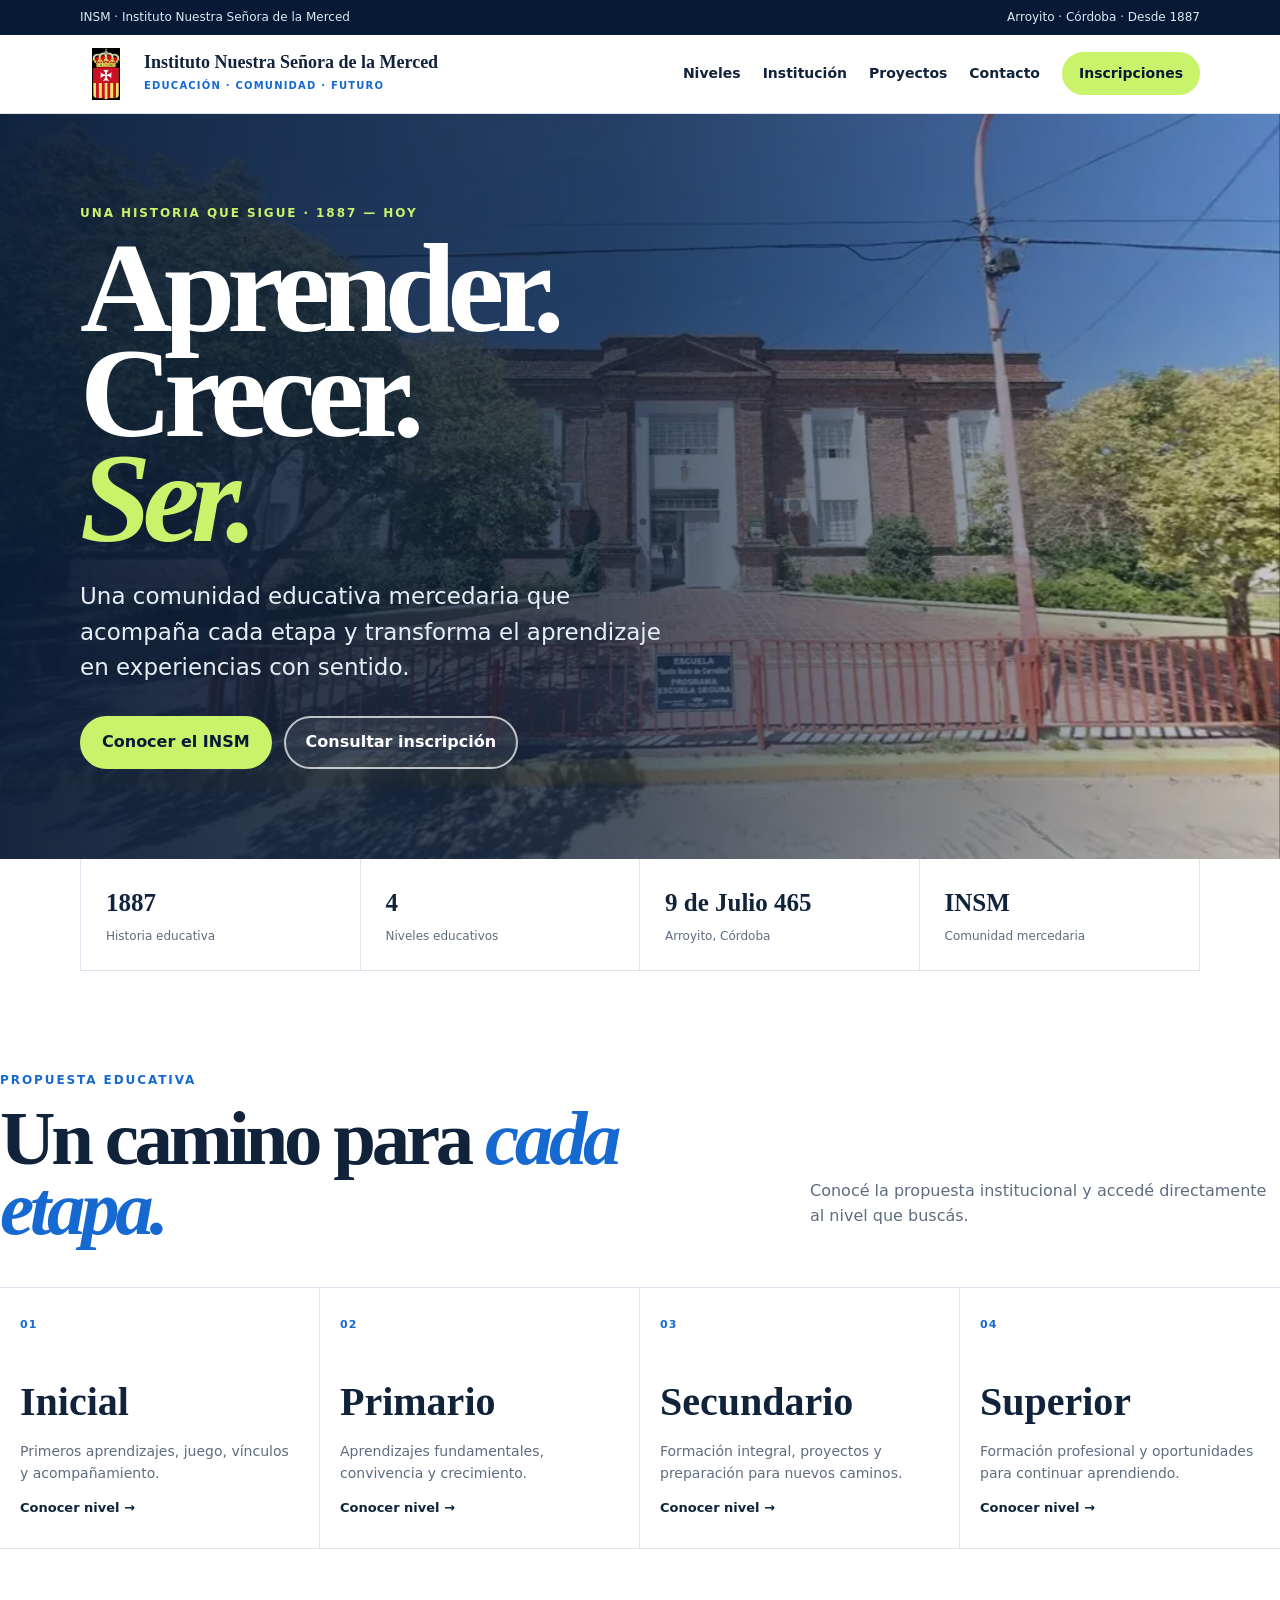
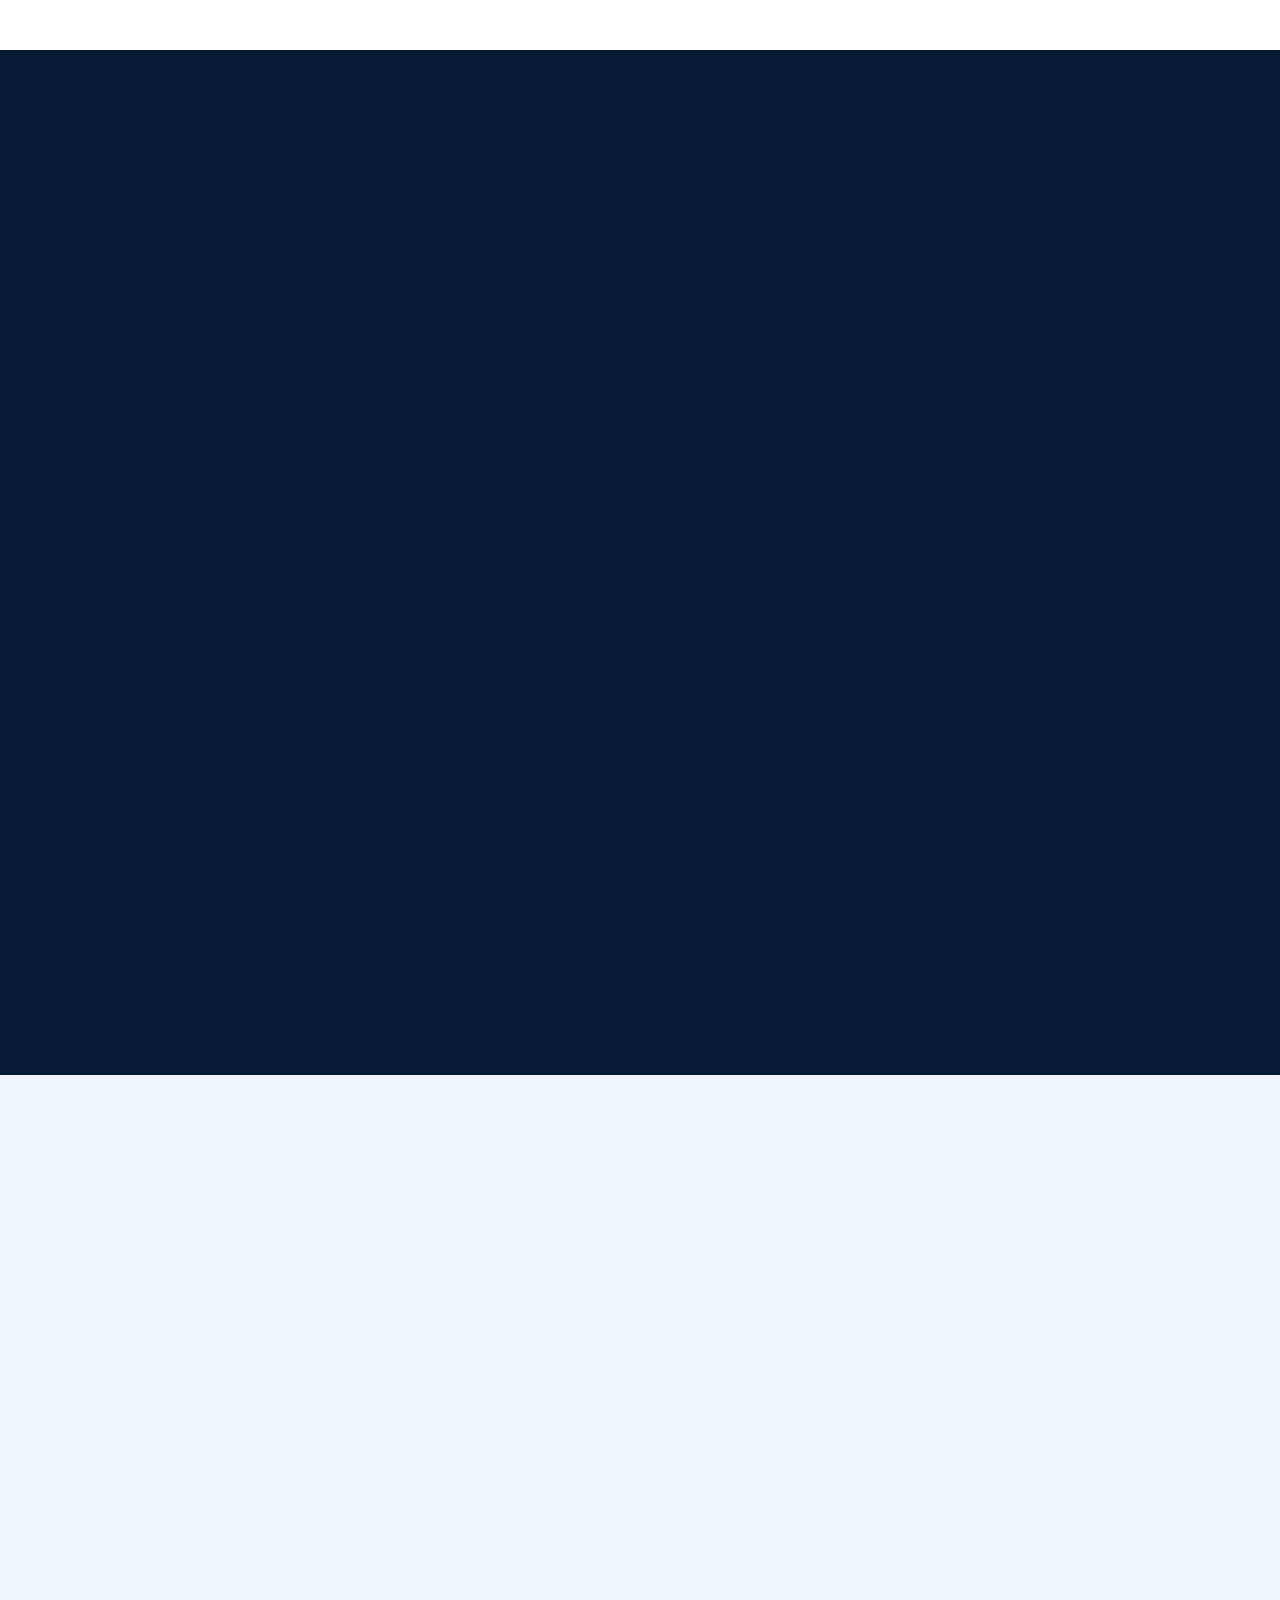
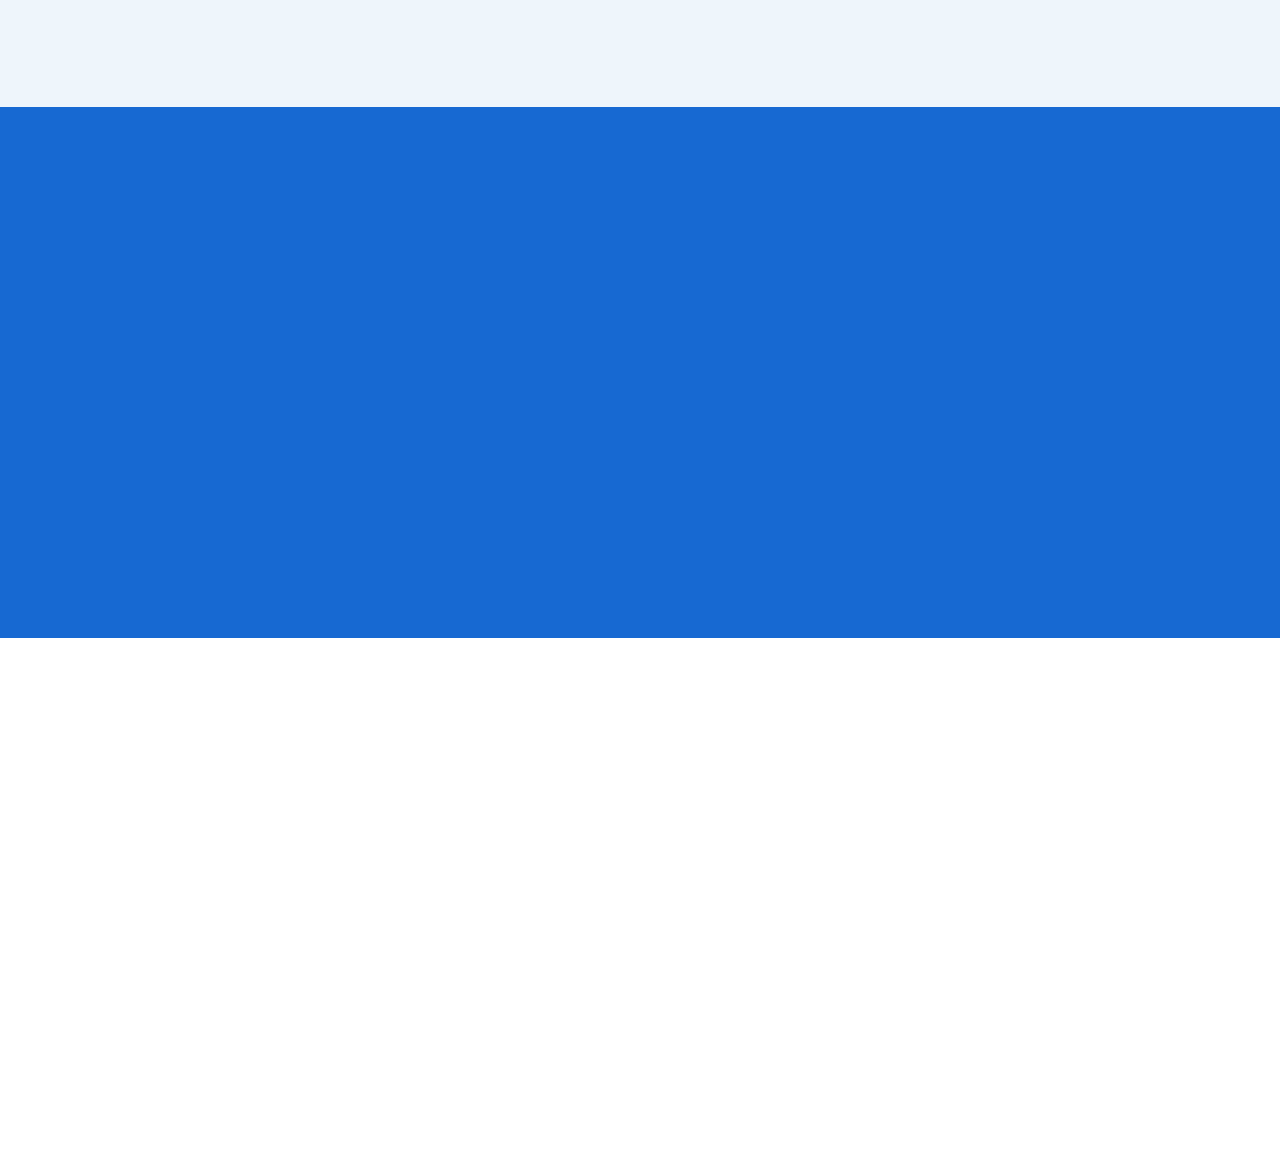
<file: index.html>
<!doctype html>
<html lang="es-AR">
<head>
<meta charset="utf-8">
<meta name="viewport" content="width=device-width, initial-scale=1">
<meta name="theme-color" content="#071a35">
<meta name="color-scheme" content="light">
<meta name="author" content="Instituto Nuestra Señora de la Merced">
<meta name="description" content="Instituto Nuestra Señora de la Merced de Arroyito, Córdoba. Educación mercedaria desde 1887: Inicial, Primario, Secundario y Superior, proyectos e inscripciones.">
<meta name="robots" content="index,follow,max-image-preview:large,max-snippet:-1,max-video-preview:-1">
<meta name="referrer" content="strict-origin-when-cross-origin">
<link rel="canonical" href="./">
<link rel="icon" href="img/favicon.ico">
<link rel="manifest" href="site.webmanifest">
<link rel="preload" as="image" href="img/entrada-fast.webp" type="image/webp" fetchpriority="high">
<link rel="stylesheet" href="speed.css">
<title>Instituto Nuestra Señora de la Merced | Arroyito, Córdoba</title>
<meta property="og:type" content="website">
<meta property="og:site_name" content="INSM · Instituto Nuestra Señora de la Merced">
<meta property="og:title" content="Instituto Nuestra Señora de la Merced | Arroyito">
<meta property="og:description" content="Educación mercedaria desde 1887. Conocé nuestros niveles, proyectos, comunidad e inscripciones.">
<meta property="og:url" content="./">
<meta property="og:image" content="./img/entrada-fast.webp">
<meta name="twitter:card" content="summary_large_image">
<meta name="twitter:title" content="Instituto Nuestra Señora de la Merced | Arroyito">
<meta name="twitter:description" content="Educación mercedaria desde 1887. Niveles, proyectos, comunidad e inscripciones.">
<meta name="twitter:image" content="./img/entrada-fast.webp">
<script type="application/ld+json">{"@context":"https://schema.org","@graph":[{"@type":"EducationalOrganization","@id":"./#organization","name":"Instituto Nuestra Señora de la Merced","alternateName":"INSM","url":"./","logo":"./img/logo-fast.webp","description":"Instituto Nuestra Señora de la Merced de Arroyito, Córdoba. Educación mercedaria desde 1887.","foundingDate":"1887","address":{"@type":"PostalAddress","streetAddress":"9 de Julio 465","addressLocality":"Arroyito","addressRegion":"Córdoba","postalCode":"2434","addressCountry":"AR"},"telephone":"+54 3576 477049","email":"gerardo.lemos@institutolamerced.edu.ar","sameAs":["https://www.instagram.com/mercedariasarroyito/","https://www.facebook.com/estilomercedarioarroyito","https://www.youtube.com/@INSM.DIGITAL","https://www.tiktok.com/@insm.digital"],"contactPoint":{"@type":"ContactPoint","contactType":"school information","telephone":"+54 3576 477049","email":"gerardo.lemos@institutolamerced.edu.ar","availableLanguage":"es-AR"}},{"@type":"WebSite","@id":"./#website","url":"./","name":"INSM · Instituto Nuestra Señora de la Merced","publisher":{"@id":"./#organization"},"inLanguage":"es-AR"},{"@type":"FAQPage","mainEntity":[{"@type":"Question","name":"¿Qué niveles educativos tiene el INSM?","acceptedAnswer":{"@type":"Answer","text":"El Instituto Nuestra Señora de la Merced ofrece Nivel Inicial, Primario, Secundario y Superior."}},{"@type":"Question","name":"¿Dónde está la institución?","acceptedAnswer":{"@type":"Answer","text":"La institución está ubicada en 9 de Julio 465, Arroyito, Córdoba."}},{"@type":"Question","name":"¿Cómo consulto por una inscripción?","acceptedAnswer":{"@type":"Answer","text":"Podés ingresar a la página de Inscripciones o comunicarte con el colegio desde la página de Contacto."}}]}]}</script>

</head>
<body>
<a class="skip" href="#contenido">Saltar al contenido</a>
<header class="header">
  <div class="bar"><span>INSM · Instituto Nuestra Señora de la Merced</span><span>Arroyito · Córdoba · Desde 1887</span></div>
  <div class="nav wrap">
    <a class="brand" href="index.html" aria-label="Inicio INSM">
      <img src="img/logo-fast.webp" width="180" height="180" alt="Escudo del Instituto Nuestra Señora de la Merced" fetchpriority="high" decoding="async">
      <span><strong>Instituto Nuestra Señora de la Merced</strong><small>EDUCACIÓN · COMUNIDAD · FUTURO</small></span>
    </a>
    <nav aria-label="Navegación principal">
      <a href="#niveles">Niveles</a><a href="NuestroColegio.html">Institución</a><a href="Proyectos.html">Proyectos</a><a href="Contacto.html">Contacto</a><a class="button small" href="Inscripciones.html">Inscripciones</a>
    </nav>
  </div>
</header>
<main id="contenido">
<section class="hero">
  <img class="hero-image" src="img/entrada-fast.webp" width="1200" height="612" alt="Entrada del Instituto Nuestra Señora de la Merced en Arroyito" fetchpriority="high" decoding="async">
  <div class="hero-overlay"></div>
  <div class="hero-content wrap">
    <p class="eyebrow">UNA HISTORIA QUE SIGUE · 1887 — HOY</p>
    <h1>Aprender.<br>Crecer.<br><em>Ser.</em></h1>
    <p class="lead">Una comunidad educativa mercedaria que acompaña cada etapa y transforma el aprendizaje en experiencias con sentido.</p>
    <div class="actions"><a class="button" href="#niveles">Conocer el INSM</a><a class="button ghost" href="Inscripciones.html">Consultar inscripción</a></div>
  </div>
</section>
<section class="trust wrap" aria-label="Datos institucionales">
  <div><b>1887</b><span>Historia educativa</span></div><div><b>4</b><span>Niveles educativos</span></div><div><b>9 de Julio 465</b><span>Arroyito, Córdoba</span></div><div><b>INSM</b><span>Comunidad mercedaria</span></div>
</section>
<section class="section" id="niveles">
  <div class="section-head"><div><p class="eyebrow">PROPUESTA EDUCATIVA</p><h2>Un camino para <em>cada etapa.</em></h2></div><p>Conocé la propuesta institucional y accedé directamente al nivel que buscás.</p></div>
  <div class="levels">
    <a href="NivelInicial.html"><span>01</span><h3>Inicial</h3><p>Primeros aprendizajes, juego, vínculos y acompañamiento.</p><b>Conocer nivel →</b></a>
    <a href="NivelPrimario.html"><span>02</span><h3>Primario</h3><p>Aprendizajes fundamentales, convivencia y crecimiento.</p><b>Conocer nivel →</b></a>
    <a href="NivelSecundario.html"><span>03</span><h3>Secundario</h3><p>Formación integral, proyectos y preparación para nuevos caminos.</p><b>Conocer nivel →</b></a>
    <a href="NivelTerciario.html"><span>04</span><h3>Superior</h3><p>Formación profesional y oportunidades para continuar aprendiendo.</p><b>Conocer nivel →</b></a>
  </div>
</section>
<section class="split">
  <div><p class="eyebrow">IDENTIDAD MERCEDARIA</p><h2>Educación que construye <em>comunidad.</em></h2><p>El INSM integra educación, valores, participación y proyectos. Desde Arroyito, Córdoba, acompañamos trayectorias educativas con una mirada integral.</p><a class="text-link" href="NuestroColegio.html">Conocer nuestra institución →</a></div>
  <aside><strong>EDUCACIÓN<br>· COMUNIDAD<br>· FUTURO</strong><span>Desde 1887</span></aside>
</section>
<section class="section light" id="propuesta">
  <div class="section-head"><div><p class="eyebrow">COMUNIDAD</p><h2>Proyectos que <em>dejan huella.</em></h2></div><a class="button dark" href="Proyectos.html">Ver proyectos</a></div>
  <div class="features"><article><span>01</span><h3>Proyectos</h3><p>Producciones, experiencias y propuestas que conectan la escuela con la realidad.</p></article><article><span>02</span><h3>Comunidad</h3><p>Una institución que crece junto a estudiantes, familias, docentes y comunidad.</p></article><article><span>03</span><h3>Actualidad</h3><p>Novedades y actividades compartidas a través de nuestros canales oficiales.</p></article></div>
</section>
<section class="contact-cta" id="recorrido">
  <div class="wrap"><p class="eyebrow">¿NECESITÁS INFORMACIÓN?</p><h2>Estamos para <em>ayudarte.</em></h2><p>Consultá por ingresos, niveles, documentación, proyectos o cualquier información institucional.</p><div class="direct"><a href="tel:+543576477049">📞 +54 3576 477049</a><a href="mailto:gerardo.lemos@institutolamerced.edu.ar">✉ gerardo.lemos@institutolamerced.edu.ar</a><a href="https://wa.me/5493576477049" rel="noopener" target="_blank">WhatsApp →</a></div><div class="actions"><a class="button" href="Contacto.html">Contactar al INSM</a><a class="button ghost-light" href="Inscripciones.html">Ir a inscripciones</a></div></div>
</section>
<section class="section faq" id="preguntas-frecuentes">
  <div class="section-head"><div><p class="eyebrow">PREGUNTAS FRECUENTES</p><h2>Información <em>clara.</em></h2></div><p>Respuestas rápidas para quienes están conociendo la institución.</p></div>
  <details><summary>¿Qué niveles educativos tiene el INSM?</summary><p>Nivel Inicial, Primario, Secundario y Superior.</p></details>
  <details><summary>¿Dónde está la institución?</summary><p>En 9 de Julio 465, Arroyito, Córdoba.</p></details>
  <details><summary>¿Cómo consulto por una inscripción?</summary><p>Podés ingresar a <a href="Inscripciones.html">Inscripciones</a> o comunicarte desde <a href="Contacto.html">Contacto</a>.</p></details>
</section>
</main>
<footer class="footer"><div class="wrap footer-grid"><div><strong>INSM</strong><p>Instituto Nuestra Señora de la Merced<br>9 de Julio 465 · Arroyito, Córdoba</p></div><div><b>Niveles</b><a href="NivelInicial.html">Inicial</a><a href="NivelPrimario.html">Primario</a><a href="NivelSecundario.html">Secundario</a><a href="NivelTerciario.html">Superior</a></div><div><b>Institución</b><a href="NuestroColegio.html">Nuestra institución</a><a href="Proyectos.html">Proyectos</a><a href="Contacto.html">Contacto</a><a href="privacidad.html">Privacidad</a></div><div><b>Comunidad</b><a href="https://www.instagram.com/mercedariasarroyito/" rel="noopener" target="_blank">Instagram ↗</a><a href="https://www.facebook.com/estilomercedarioarroyito" rel="noopener" target="_blank">Facebook ↗</a><a href="https://www.youtube.com/@INSM.DIGITAL" rel="noopener" target="_blank">YouTube ↗</a></div></div><div class="wrap footer-bottom">© INSM · Instituto Nuestra Señora de la Merced · Educación · Comunidad · Futuro</div></footer>
<script src="speed.js" defer></script>
</body></html>
</file>
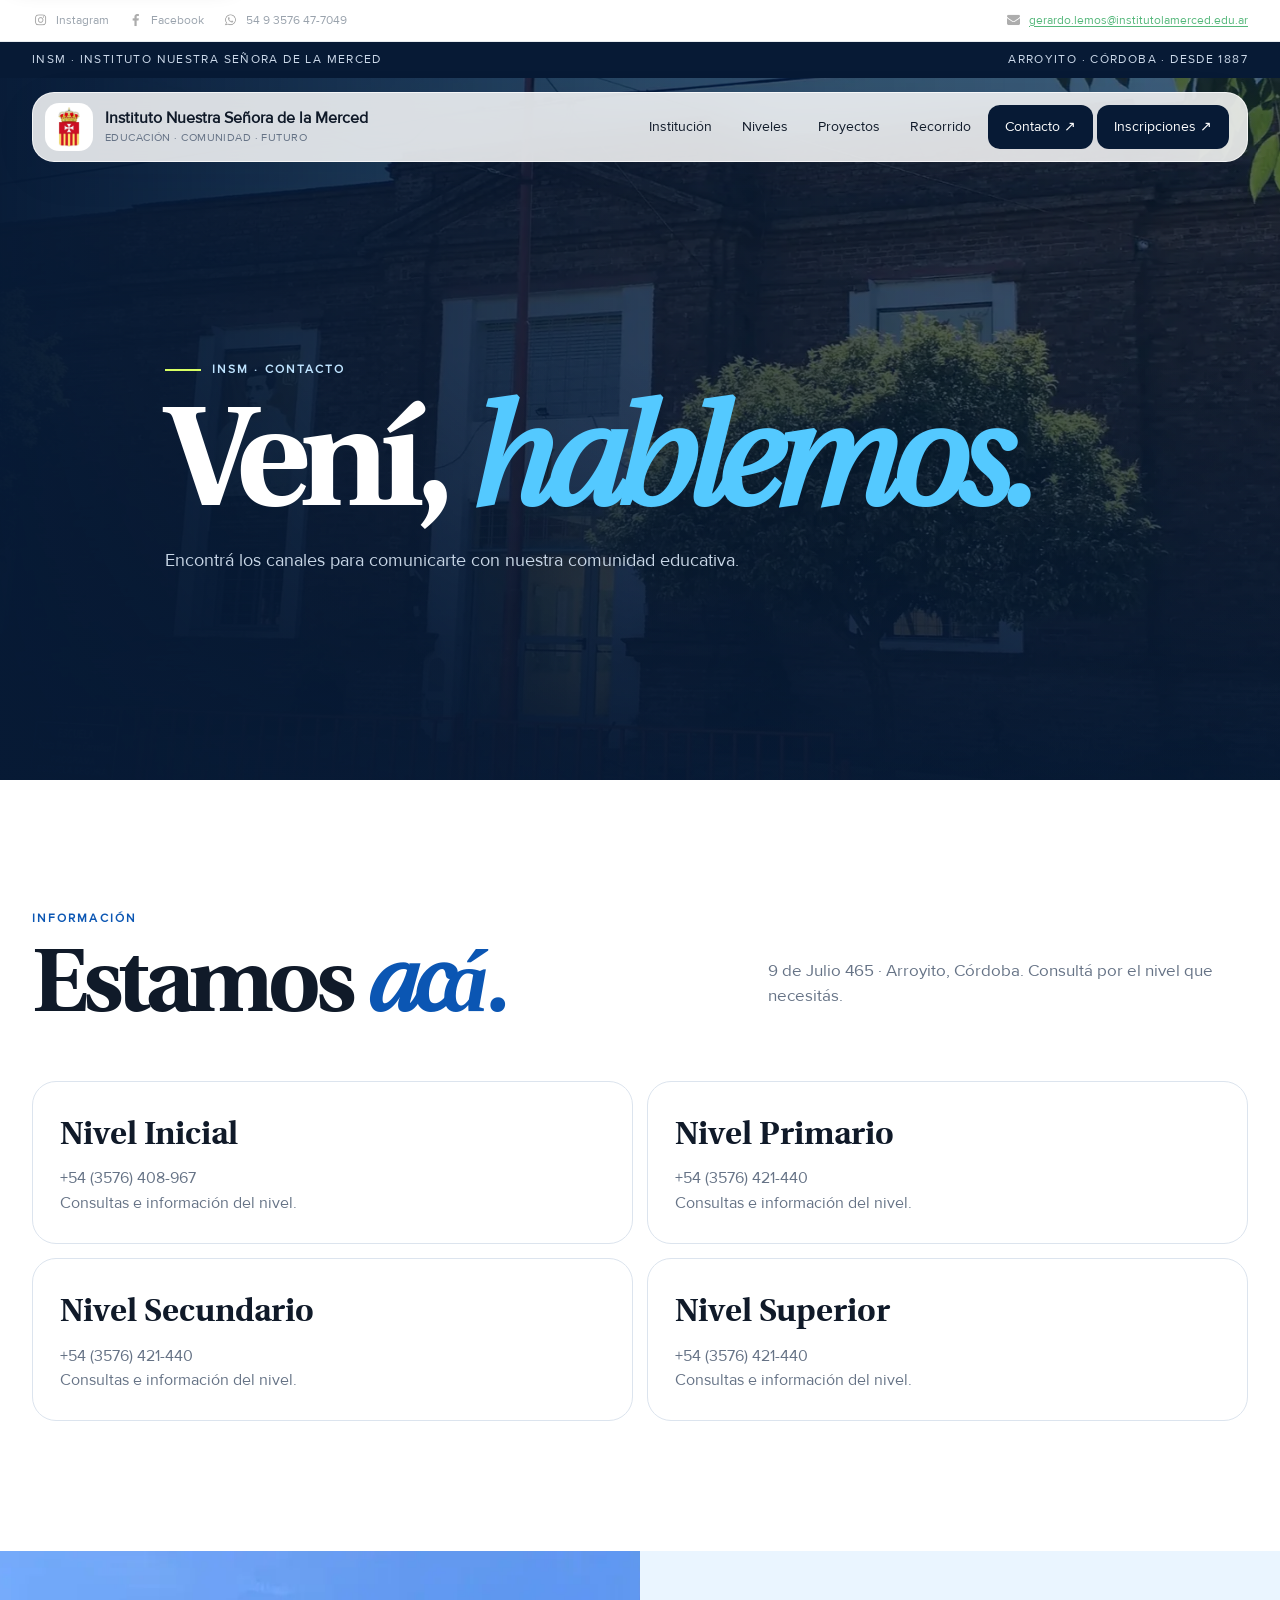
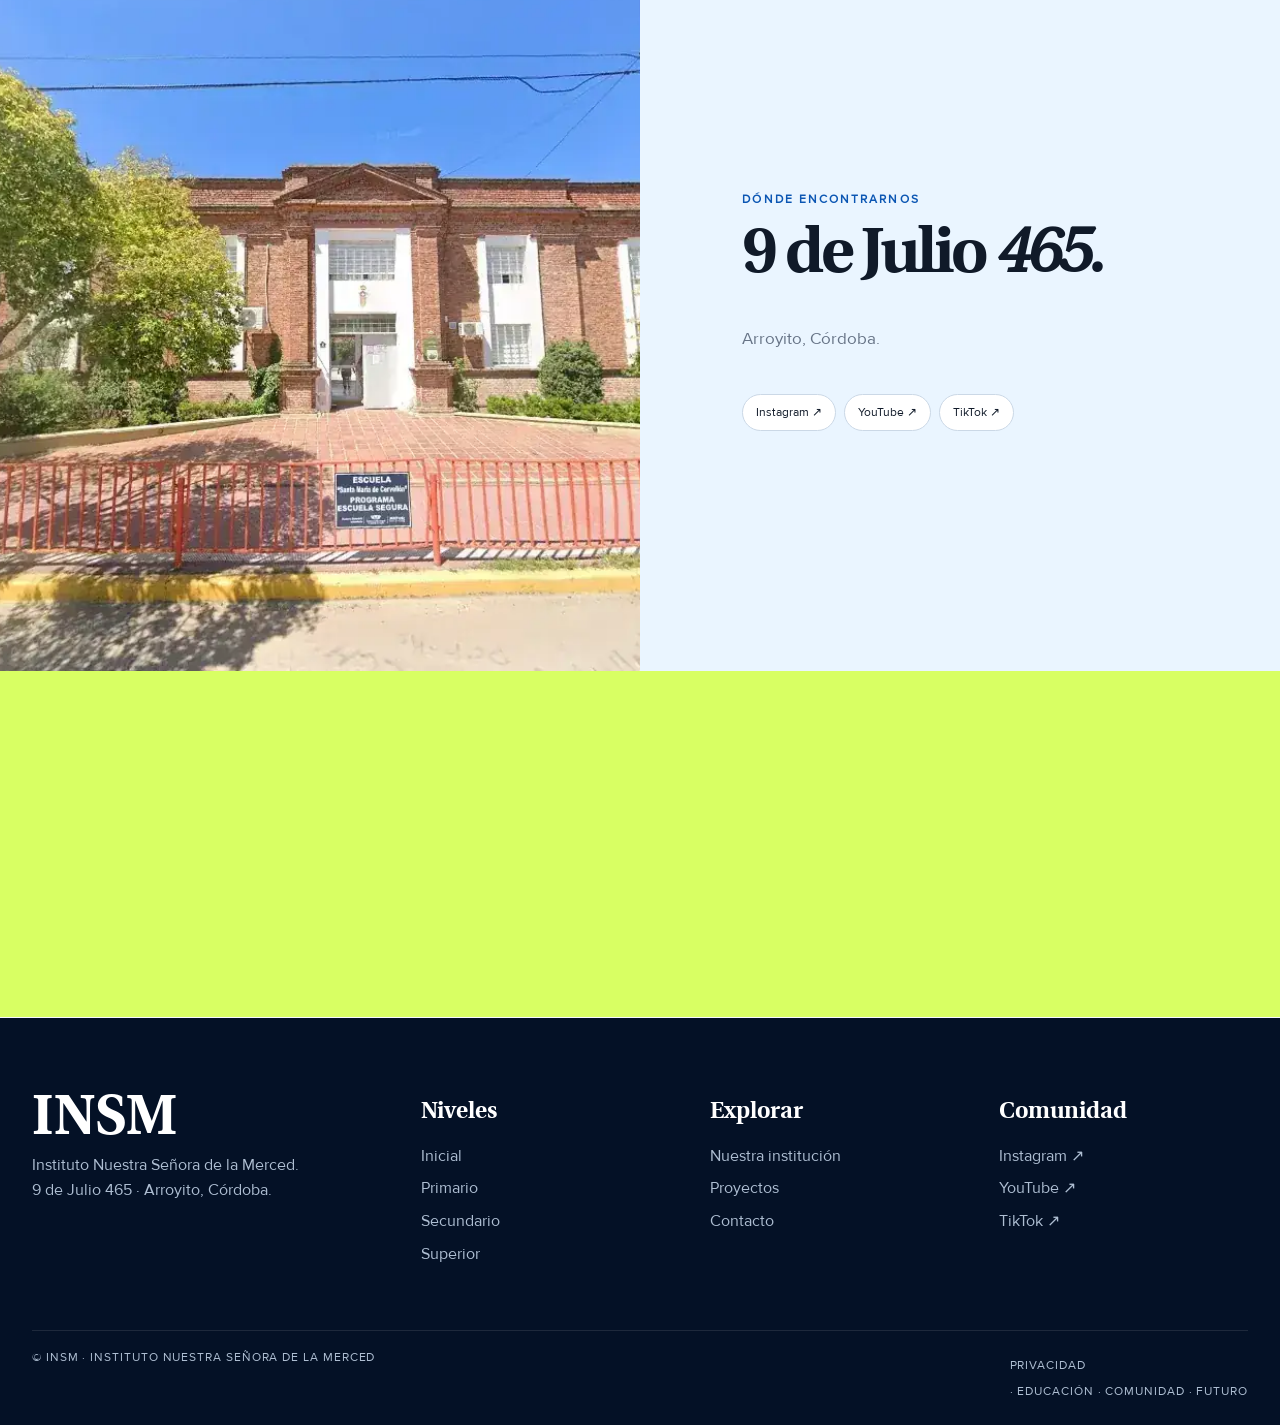
<file: Contacto.html>
<!doctype html>
<!DOCTYPE html>

<!DOCTYPE html>

<html lang="es-AR"><head><meta charset="utf-8"/><meta content="width=device-width,initial-scale=1" name="viewport"/><meta content="Instituto Nuestra Señora de la Merced" name="author"/><meta content="strict-origin-when-cross-origin" name="referrer"/><title>Contacto · INSM</title><meta content="Canales oficiales de contacto del Instituto Nuestra Señora de la Merced: niveles educativos, redes, correo y ubicación en Arroyito, Córdoba." name="description"/><link href="img/favicon.ico" rel="icon"/><link rel="preload" href="fonts/ProximaNova-Regular.woff2" as="font" type="font/woff2" crossorigin><link rel="preload" href="fonts/Heuristica-Bold.woff2" as="font" type="font/woff2" crossorigin><link href="modern.css" rel="stylesheet"/><meta content="index,follow,max-image-preview:large,max-snippet:-1,max-video-preview:-1" name="robots"/><link href="./Contacto.html" rel="canonical"/><meta content="website" property="og:type"/><meta content="Contacto · INSM" property="og:title"/><meta content="Canales oficiales de contacto del Instituto Nuestra Señora de la Merced: niveles educativos, redes, correo y ubicación en Arroyito, Córdoba." property="og:description"><meta content="./Contacto.html" property="og:url"/><meta content="INSM · Instituto Nuestra Señora de la Merced" property="og:site_name"/><meta content="summary_large_image" name="twitter:card"/><meta content="Contacto · INSM" name="twitter:title"/><meta content="Canales oficiales de contacto del Instituto Nuestra Señora de la Merced: niveles educativos, redes, correo y ubicación en Arroyito, Córdoba." name="twitter:description"/><meta content="light" name="color-scheme"/><meta content="#071a35" name="theme-color"/>
<link href="site.webmanifest" rel="manifest"/>

</meta><meta content="./img/entrada%20copy.webp" property="og:image"/><meta content="./img/entrada%20copy.webp" name="twitter:image"/><link as="image" fetchpriority="high" href="img/entrada copy.webp" rel="preload"/><script type="application/ld+json">{"@context":"https://schema.org","@graph":[{"@type":"EducationalOrganization","@id":"./#organization","name":"Instituto Nuestra Señora de la Merced","alternateName":"INSM","url":"./","logo":"./img/logo.webp","description":"Instituto Nuestra Señora de la Merced de Arroyito, Córdoba: educación mercedaria, niveles educativos, proyectos, comunidad e inscripciones.","address":{"@type":"PostalAddress","streetAddress":"9 de Julio 465","addressLocality":"Arroyito","addressRegion":"Córdoba","postalCode":"2434","addressCountry":"AR"},"sameAs":["https://www.instagram.com/mercedariasarroyito/","https://www.facebook.com/estilomercedarioarroyito","https://www.youtube.com/@INSM.DIGITAL","https://www.tiktok.com/@insm.digital"],"email":"gerardo.lemos@institutolamerced.edu.ar","telephone":"+54 3576 477049","contactPoint":{"@type":"ContactPoint","contactType":"school information","email":"gerardo.lemos@institutolamerced.edu.ar","telephone":"+54 3576 477049","areaServed":"AR","availableLanguage":"es"}},{"@type":"WebSite","@id":"./#website","url":"./","name":"INSM · Instituto Nuestra Señora de la Merced","publisher":{"@id":"./#organization"},"inLanguage":"es-AR"},{"@type":"BreadcrumbList","itemListElement":[{"@type":"ListItem","position":1,"name":"Inicio","item":"./"},{"@type":"ListItem","position":2,"name":"Contacto","item":"./Contacto.html"}]}]}</script></head><body><a class="skip-link" href="#contenido">Saltar al contenido principal</a><div class="social-contact-bar"><div class="container social-contact-shell"><div class="social-group"><a aria-label="Instagram" href="https://www.instagram.com/mercedariasarroyito/" rel="noopener" target="_blank"><img alt="Instagram" decoding="async" height="64" loading="lazy" src="img/social/instagram.webp" width="64"/> <span>Instagram</span></a><a aria-label="Facebook" href="https://www.facebook.com/estilomercedarioarroyito" rel="noopener" target="_blank"><img alt="Facebook" decoding="async" height="64" loading="lazy" src="img/social/facebook.webp" width="64"/> <span>Facebook</span></a><a aria-label="WhatsApp" href="https://wa.me/5493576477049" rel="noopener" target="_blank"><img alt="WhatsApp" decoding="async" height="64" loading="lazy" src="img/social/whatsapp.webp" width="64"/> <span>54 9 3576 47-7049</span></a></div><div class="contact-group"><a aria-label="Correo electrónico" href="mailto:gerardo.lemos@institutolamerced.edu.ar"><img alt="Gmail" decoding="async" height="64" loading="lazy" src="img/social/gmail.webp" width="64"/> <span>gerardo.lemos@institutolamerced.edu.ar</span></a></div></div></div><div class="progress"></div><div class="topline"><div class="container"><span>INSM · Instituto Nuestra Señora de la Merced</span><span>Arroyito · Córdoba · Desde 1887</span></div></div><header class="site-nav"><div class="container nav-shell"><a class="brand" href="index.html"><img alt="INSM" class="brand-mark" decoding="async" fetchpriority="high" height="1800" loading="eager" src="img/logo.webp" width="959"/><span class="brand-text">Instituto Nuestra Señora de la Merced<small>EDUCACIÓN · COMUNIDAD · FUTURO</small></span></a><nav aria-label="Navegación principal" class="nav-links"><a href="NuestroColegio.html">Institución</a><a href="index.html#niveles">Niveles</a><a href="Proyectos.html">Proyectos</a><a href="index.html#recorrido">Recorrido</a><a class="nav-cta" href="Contacto.html">Contacto ↗</a><a class="nav-cta" href="Inscripciones.html">Inscripciones ↗</a></nav><button aria-controls="mobileMenu" aria-expanded="false" aria-label="Abrir menú" class="menu-toggle" type="button">☰</button></div></header><div class="mobile-menu" id="mobileMenu"><a href="NuestroColegio.html">Institución</a><a href="index.html#niveles">Niveles</a><a href="Proyectos.html">Proyectos</a><a href="index.html#recorrido">Recorrido</a><a href="Contacto.html">Contacto</a></div><main id="contenido"><section class="page-hero"><div class="page-hero-bg"><img alt="INSM" data-parallax="" decoding="async" fetchpriority="high" height="843" loading="eager" src="img/entrada copy.webp" width="1500"/></div><div class="container page-hero-content"><div class="eyebrow reveal">INSM · Contacto</div><h1 class="reveal delay-1">Vení, <em>hablemos.</em></h1><p class="reveal delay-2">Encontrá los canales para comunicarte con nuestra comunidad educativa.</p></div></section><section class="section white"><div class="container"><div class="section-head"><div><div class="section-label">Información</div><h2 class="display">Estamos <em>acá.</em></h2></div><p class="section-intro">9 de Julio 465 · Arroyito, Córdoba. Consultá por el nivel que necesitás.</p></div><div class="contact-cards"><article class="contact-card"><h3>Nivel Inicial</h3><p>+54 (3576) 408-967</p><p>Consultas e información del nivel.</p></article><article class="contact-card"><h3>Nivel Primario</h3><p>+54 (3576) 421-440</p><p>Consultas e información del nivel.</p></article><article class="contact-card"><h3>Nivel Secundario</h3><p>+54 (3576) 421-440</p><p>Consultas e información del nivel.</p></article><article class="contact-card"><h3>Nivel Superior</h3><p>+54 (3576) 421-440</p><p>Consultas e información del nivel.</p></article></div></div></section><section class="split-image"><div class="photo" style="background-image:url('img/entrada.webp')"></div><div class="content"><div class="section-label">Dónde encontrarnos</div><h3>9 de Julio <em>465.</em></h3><p>Arroyito, Córdoba.</p><div class="pill-row"><span class="pill">Instagram ↗</span><span class="pill">YouTube ↗</span><span class="pill">TikTok ↗</span></div></div></section><section class="cta"><div class="container cta-grid"><div><div class="section-label">Redes</div><h2>Seguinos.</h2></div><div><p>También podés encontrarnos en nuestras redes sociales y conocer las novedades de la comunidad.</p><a class="btn" href="https://www.instagram.com/mercedariasarroyito/" rel="noopener" target="_blank">Instagram ↗</a></div></div></section></main><footer class="footer"><div class="container footer-grid"><div><div class="footer-brand">INSM</div><p>Instituto Nuestra Señora de la Merced.<br/>9 de Julio 465 · Arroyito, Córdoba.</p></div><div><h3>Niveles</h3><a href="NivelInicial.html">Inicial</a><a href="NivelPrimario.html">Primario</a><a href="NivelSecundario.html">Secundario</a><a href="NivelTerciario.html">Superior</a></div><div><h3>Explorar</h3><a href="NuestroColegio.html">Nuestra institución</a><a href="Proyectos.html">Proyectos</a><a href="Contacto.html">Contacto</a></div><div><h3>Comunidad</h3><a href="https://www.instagram.com/mercedariasarroyito/" rel="noopener" target="_blank">Instagram ↗</a><a href="https://www.youtube.com/@INSM.DIGITAL" rel="noopener" target="_blank">YouTube ↗</a><a href="https://www.tiktok.com/@insm.digital" rel="noopener" target="_blank">TikTok ↗</a></div></div><div class="container footer-bottom"><span>© INSM · Instituto Nuestra Señora de la Merced</span><span><a href="privacidad.html">Privacidad</a> · Educación · Comunidad · Futuro</span></div></footer><script src="site.js"></script></body></html>
</file>
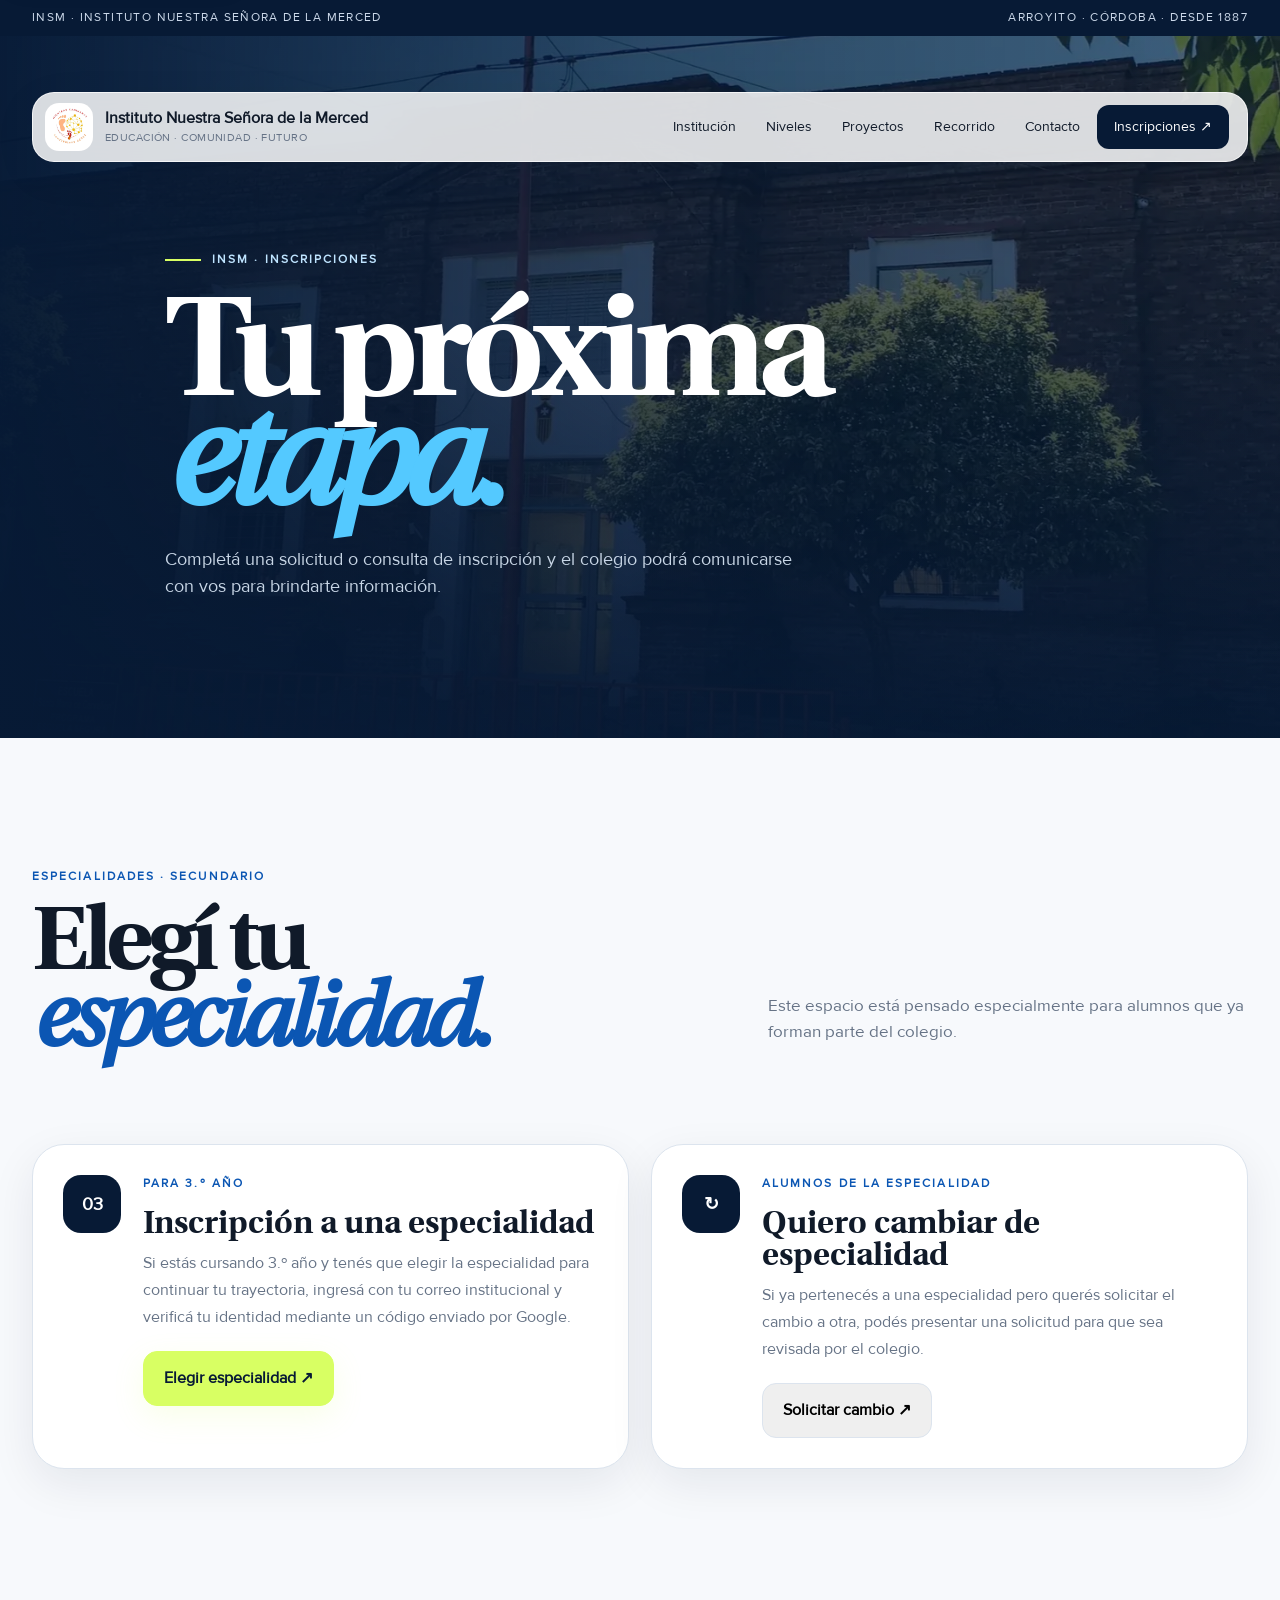
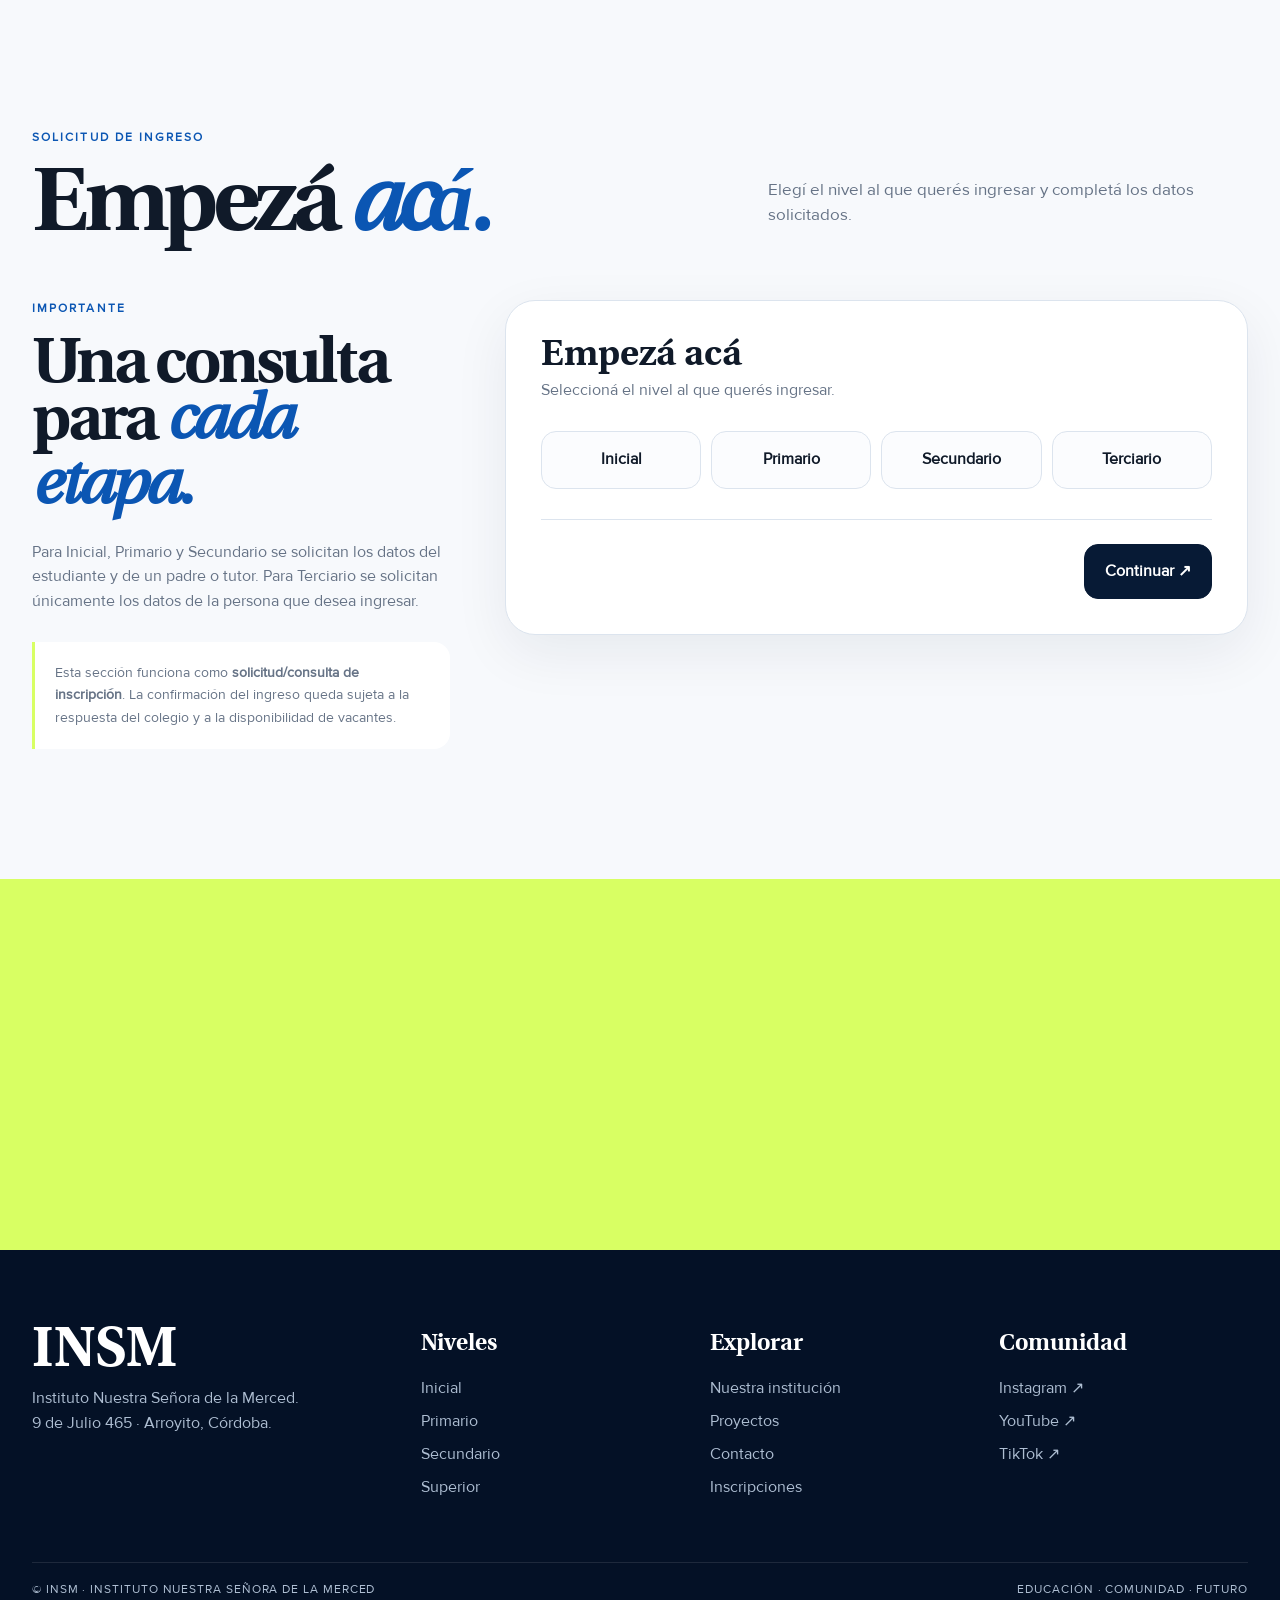
<file: Inscripciones.html>
<!doctype html>
<!DOCTYPE html>

<!DOCTYPE html>

<html lang="es-AR">
<head>
<meta charset="utf-8"/>
<meta content="width=device-width,initial-scale=1" name="viewport"/><meta content="Instituto Nuestra Señora de la Merced" name="author"/><meta content="strict-origin-when-cross-origin" name="referrer"/>
<title>Inscripciones · INSM</title><meta content="Información e inscripción para los niveles Inicial, Primario, Secundario y Superior del Instituto Nuestra Señora de la Merced." name="description"/>
<link rel="preload" href="fonts/ProximaNova-Regular.woff2" as="font" type="font/woff2" crossorigin><link rel="preload" href="fonts/Heuristica-Bold.woff2" as="font" type="font/woff2" crossorigin><link href="modern.css" rel="stylesheet"/>
<meta content="index,follow,max-image-preview:large,max-snippet:-1,max-video-preview:-1" name="robots"/><link href="./Inscripciones.html" rel="canonical"/><meta content="website" property="og:type"/><meta content="Inscripciones · INSM" property="og:title"/><meta content="Información e inscripción para los niveles Inicial, Primario, Secundario y Superior del Instituto Nuestra Señora de la Merced." property="og:description"><meta content="./Inscripciones.html" property="og:url"/><meta content="INSM · Instituto Nuestra Señora de la Merced" property="og:site_name"/><meta content="summary_large_image" name="twitter:card"/><meta content="Inscripciones · INSM" name="twitter:title"/><meta content="Información e inscripción para los niveles Inicial, Primario, Secundario y Superior del Instituto Nuestra Señora de la Merced." name="twitter:description"/><meta content="light" name="color-scheme"/><meta content="#071a35" name="theme-color"/>
<link href="site.webmanifest" rel="manifest"/>

</meta><meta content="./img/entrada.webp" property="og:image"/><meta content="./img/entrada.webp" name="twitter:image"/><link as="image" fetchpriority="high" href="img/entrada.webp" rel="preload"/><script type="application/ld+json">{"@context":"https://schema.org","@graph":[{"@type":"EducationalOrganization","@id":"./#organization","name":"Instituto Nuestra Señora de la Merced","alternateName":"INSM","url":"./","logo":"./img/logo.webp","description":"Instituto Nuestra Señora de la Merced de Arroyito, Córdoba: educación mercedaria, niveles educativos, proyectos, comunidad e inscripciones.","address":{"@type":"PostalAddress","streetAddress":"9 de Julio 465","addressLocality":"Arroyito","addressRegion":"Córdoba","postalCode":"2434","addressCountry":"AR"},"sameAs":["https://www.instagram.com/mercedariasarroyito/","https://www.facebook.com/estilomercedarioarroyito","https://www.youtube.com/@INSM.DIGITAL","https://www.tiktok.com/@insm.digital"],"email":"gerardo.lemos@institutolamerced.edu.ar","telephone":"+54 3576 477049","contactPoint":{"@type":"ContactPoint","contactType":"school information","email":"gerardo.lemos@institutolamerced.edu.ar","telephone":"+54 3576 477049","areaServed":"AR","availableLanguage":"es"}},{"@type":"WebSite","@id":"./#website","url":"./","name":"INSM · Instituto Nuestra Señora de la Merced","publisher":{"@id":"./#organization"},"inLanguage":"es-AR"},{"@type":"BreadcrumbList","itemListElement":[{"@type":"ListItem","position":1,"name":"Inicio","item":"./"},{"@type":"ListItem","position":2,"name":"Inscripciones","item":"./Inscripciones.html"}]}]}</script></head>
<body><a class="skip-link" href="#contenido">Saltar al contenido principal</a>
<div class="progress"></div>
<div class="topline">
<div class="container">
<span>INSM · Instituto Nuestra Señora de la Merced</span>
<span>Arroyito · Córdoba · Desde 1887</span>
</div>
</div>
<header class="site-nav">
<div class="container nav-shell">
<a class="brand" href="index.html">
<img alt="INSM" class="brand-mark" decoding="async" fetchpriority="high" height="1188" loading="eager" src="img/LOGO MERCEDARIO.webp" width="1188"/>
<span class="brand-text">
        Instituto Nuestra Señora de la Merced
        <small>EDUCACIÓN · COMUNIDAD · FUTURO</small>
</span>
</a>
<nav aria-label="Navegación principal" class="nav-links">
<a href="NuestroColegio.html">Institución</a>
<a href="index.html#niveles">Niveles</a>
<a href="Proyectos.html">Proyectos</a>
<a href="index.html#recorrido">Recorrido</a>
<a href="Contacto.html">Contacto</a>
<a class="nav-cta" href="Inscripciones.html">
        Inscripciones ↗
      </a>
</nav>
<button aria-controls="mobileMenu" aria-expanded="false" aria-label="Abrir menú" class="menu-toggle" type="button">
      ☰
    </button>
</div>
</header>
<div class="mobile-menu" id="mobileMenu">
<a href="NuestroColegio.html">Institución</a>
<a href="index.html#niveles">Niveles</a>
<a href="Proyectos.html">Proyectos</a>
<a href="index.html#recorrido">Recorrido</a>
<a href="Contacto.html">Contacto</a>
<a href="Inscripciones.html">Inscripciones</a>
</div>
<main id="contenido">
<section class="page-hero">
<div class="page-hero-bg">
<img alt="INSM" data-parallax="" decoding="async" fetchpriority="high" height="843" loading="eager" src="img/entrada copy.webp" width="1500"/>
</div>
<div class="container page-hero-content">
<div class="eyebrow reveal">
      INSM · Inscripciones
    </div>
<h1 class="reveal delay-1">
      Tu próxima <em>etapa.</em>
</h1>
<p class="reveal delay-2">
      Completá una solicitud o consulta de inscripción y el colegio podrá comunicarse con vos para brindarte información.
    </p>
</div>
</section>
<!-- =========================================================
     ESPECIALIDADES
     
     ESTA PARTE SE MANTIENE FUNCIONANDO COMO ESTABA.
     UTILIZA SU PROPIA APLICACIÓN DE GOOGLE APPS SCRIPT.
========================================================= -->
<section class="section specialty-section" id="especialidades">
<div class="container">
<div class="section-head reveal">
<div>
<div class="section-label">
          Especialidades · Secundario
        </div>
<h2 class="display">
          Elegí tu <em>especialidad.</em>
</h2>
</div>
<p class="section-intro">
        Este espacio está pensado especialmente para alumnos que ya forman parte del colegio.
      </p>
</div>
<div class="specialty-cards">
<article class="specialty-card reveal">
<div class="specialty-icon">
          03
        </div>
<div>
<div class="section-label">
            Para 3.º año
          </div>
<h3>
            Inscripción a una especialidad
          </h3>
<p>
            Si estás cursando 3.º año y tenés que elegir la especialidad para continuar tu trayectoria, ingresá con tu correo institucional y verificá tu identidad mediante un código enviado por Google.
          </p>
<button class="btn btn-primary" onclick="openSpecialty('new')" type="button">

            Elegir especialidad ↗

          </button>
</div>
</article>
<article class="specialty-card reveal delay-1">
<div class="specialty-icon">
          ↻
        </div>
<div>
<div class="section-label">
            Alumnos de la especialidad
          </div>
<h3>
            Quiero cambiar de especialidad
          </h3>
<p>
            Si ya pertenecés a una especialidad pero querés solicitar el cambio a otra, podés presentar una solicitud para que sea revisada por el colegio.
          </p>
<button class="btn" onclick="openSpecialty('change')" type="button">

            Solicitar cambio ↗

          </button>
</div>
</article>
</div>
<div aria-hidden="true" class="specialty-panel" id="specialtyPanel">
<div class="specialty-panel-head">
<div>
<div class="section-label" id="specialtyLabel">

            Verificación

          </div>
<h3 id="specialtyTitle">
            Verificá tu correo institucional
          </h3>
</div>
<button aria-label="Cerrar" class="panel-close" onclick="closeSpecialty()" type="button">

          ×

        </button>
</div>
<div class="verify-box" id="verifyBox">
<p>
          Para continuar, ingresá tu
          <strong>correo institucional de Google</strong>.
          Te enviaremos un código de 6 dígitos.
        </p>
<div class="form-grid">
<div class="form-field full">
<label for="specialtyEmail">
              Correo institucional *
            </label>
<input autocomplete="email" id="specialtyEmail" placeholder="nombre@institutolamerced.edu.ar" type="email"/>
</div>
</div>
<div class="form-actions">
<span></span>
<button class="btn btn-primary" onclick="sendSpecialtyCode()" type="button">

            Enviar código ↗

          </button>
</div>
<div class="form-message" id="verifyMessage">
</div>
</div>
<div class="verify-box" id="codeBox" style="display:none">
<p>
          Revisá tu correo e ingresá el código recibido.
        </p>
<div class="form-grid">
<div class="form-field full">
<label for="specialtyCode">
              Código de verificación *
            </label>
<input id="specialtyCode" inputmode="numeric" maxlength="6" placeholder="000000" type="text"/>
</div>
</div>
<div class="form-actions">
<button class="btn" onclick="sendSpecialtyCode()" type="button">

            Reenviar código

          </button>
<button class="btn btn-primary" onclick="verifySpecialtyCode()" type="button">

            Verificar ↗

          </button>
</div>
<div class="form-message" id="codeMessage">
</div>
</div>
<form class="specialty-inner-form" id="specialtyNewForm" onsubmit="submitSpecialty(event)" style="display:none">
<div class="section-label">
          Inscripción · 3.º año
        </div>
<h4>
          Elegí cómo querés continuar
        </h4>
<div class="form-grid">
<div class="form-field">
<label for="newName">
              Nombre y apellido *
            </label>
<input id="newName" required=""/>
</div>
<div class="form-field">
<label for="newCourse">
              Curso *
            </label>
<input id="newCourse" readonly="" value="3.º año"/>
</div>
<div class="form-field full">
<label for="newSpecialty">
              Especialidad elegida *
            </label>
<select id="newSpecialty" required="">
<option value="">
                Seleccionar especialidad
              </option>
<option value="Informática">
                Informática
              </option>
<option value="Ciencias Sociales y Humanidades">
                Ciencias Sociales y Humanidades
              </option>
</select>
</div>
<div class="form-field full">
<label for="newObs">
              Observaciones (opcional)
            </label>
<textarea id="newObs" rows="4"></textarea>
</div>
</div>
<div class="form-actions">
<span></span>
<button class="btn btn-primary" type="submit">

            Confirmar elección ↗

          </button>
</div>
<div class="form-message" id="newMessage">
</div>
</form>
<form class="specialty-inner-form" id="specialtyChangeForm" onsubmit="submitChange(event)" style="display:none">
<div class="section-label">
          Solicitud de cambio
        </div>
<h4>
          Pedí el cambio de especialidad
        </h4>
<div class="form-grid">
<div class="form-field">
<label for="changeName">
              Nombre y apellido *
            </label>
<input id="changeName" required=""/>
</div>
<div class="form-field">
<label for="changeCourse">
              Curso *
            </label>
<select id="changeCourse" required="">
<option value="">
                Seleccionar
              </option>
<option>
                4.º año
              </option>
<option>
                5.º año
              </option>
<option>
                6.º año
              </option>
</select>
</div>
<div class="form-field">
<label for="currentSpecialty">
              Especialidad actual *
            </label>
<select id="currentSpecialty" required="">
<option value="">
                Seleccionar
              </option>
<option>
                Informática
              </option>
<option>
                Ciencias Sociales y Humanidades
              </option>
</select>
</div>
<div class="form-field">
<label for="newChangeSpecialty">
              Especialidad a la que querés cambiarte *
            </label>
<select id="newChangeSpecialty" required="">
<option value="">
                Seleccionar
              </option>
<option>
                Informática
              </option>
<option>
                Ciencias Sociales y Humanidades
              </option>
</select>
</div>
<div class="form-field full">
<label for="changeReason">
              Motivo de la solicitud *
            </label>
<textarea id="changeReason" required="" rows="5"></textarea>
</div>
</div>
<div class="form-actions">
<span></span>
<button class="btn btn-primary" type="submit">

            Enviar solicitud ↗

          </button>
</div>
<div class="form-message" id="changeMessage">
</div>
</form>
</div>
</div>
</section>
<!-- =========================================================
     INSCRIPCIONES GENERALES
========================================================= -->
<section class="section enrollment-section">
<div class="container">
<div class="section-head reveal">
<div>
<div class="section-label">
          Solicitud de ingreso
        </div>
<h2 class="display">
          Empezá <em>acá.</em>
</h2>
</div>
<p class="section-intro">
        Elegí el nivel al que querés ingresar y completá los datos solicitados.
      </p>
</div>
<div class="enrollment-layout">
<div class="enrollment-intro reveal">
<div class="section-label">
          Importante
        </div>
<h3>
          Una consulta para <em>cada etapa.</em>
</h3>
<p>
          Para Inicial, Primario y Secundario se solicitan los datos del estudiante y de un padre o tutor. Para Terciario se solicitan únicamente los datos de la persona que desea ingresar.
        </p>
<div class="enrollment-note">

          Esta sección funciona como
          <strong>solicitud/consulta de inscripción</strong>.
          La confirmación del ingreso queda sujeta a la respuesta del colegio y a la disponibilidad de vacantes.

        </div>
</div>
<form action="#" class="enrollment-form reveal" id="enrollmentForm" method="POST" novalidate="">
<div class="form-step active" id="step1">
<h3 class="form-section-title">
            Empezá acá
          </h3>
<p class="form-section-subtitle">
            Seleccioná el nivel al que querés ingresar.
          </p>
<div class="level-selector">
<label>
<input name="nivel" required="" type="radio" value="Inicial"/>
<span>
                Inicial
              </span>
</label>
<label>
<input name="nivel" type="radio" value="Primario"/>
<span>
                Primario
              </span>
</label>
<label>
<input name="nivel" type="radio" value="Secundario"/>
<span>
                Secundario
              </span>
</label>
<label>
<input name="nivel" type="radio" value="Terciario"/>
<span>
                Terciario
              </span>
</label>
</div>
<div class="form-actions">
<span></span>
<button class="btn btn-dark" id="nextStep" type="button">

              Continuar ↗

            </button>
</div>
</div>
<div class="form-step" id="step2">
<h3 class="form-section-title" id="personTitle">

            Datos del estudiante

          </h3>
<p class="form-section-subtitle">
            Completá los datos solicitados.
          </p>
<div class="form-grid">
<div class="form-field">
<label for="nombre">
                Nombre y apellido *
              </label>
<input autocomplete="name" id="nombre" name="nombre" required="" type="text"/>
</div>
<div class="form-field">
<label for="dni">
                DNI *
              </label>
<input id="dni" inputmode="numeric" maxlength="8" minlength="8" name="dni" pattern="[0-9]{8}" required="" type="text"/>
</div>
<div class="form-field">
<label for="nacimiento">
                Fecha de nacimiento *
              </label>
<input id="nacimiento" name="nacimiento" required="" type="date"/>
</div>
<div class="form-field">
<label for="domicilio">
                Domicilio *
              </label>
<input autocomplete="street-address" id="domicilio" name="domicilio" required="" type="text"/>
</div>
<div class="form-field">
<label for="ciudad">
                Ciudad *
              </label>
<input id="ciudad" name="ciudad" required="" type="text"/>
</div>
<div class="form-field">
<label for="telefono">
                Número de teléfono *
              </label>
<input id="telefono" inputmode="numeric" name="telefono" pattern="[0-9]+" required="" type="tel"/>
</div>
<div class="form-field">
<label for="email">
                Gmail *
              </label>
<input autocomplete="email" id="email" name="email" required="" type="email"/>
</div>
<div class="form-field full" id="cursoBox">
<label for="curso" id="cursoLabel">

                ¿A qué curso ingresaría? *

              </label>
<select id="curso" name="curso" required="">
<option value="">
                  Seleccionar curso
                </option>
<option value="1">
                  1
                </option>
<option value="2">
                  2
                </option>
<option value="3">
                  3
                </option>
<option value="4">
                  4
                </option>
<option value="5">
                  5
                </option>
<option value="6">
                  6
                </option>
</select>
</div>
<!-- =====================================================
                 ESPECIALIDAD GENERAL
                 
                 APARECE ÚNICAMENTE EN:
                 SECUNDARIO + 4.º / 5.º / 6.º
            ====================================================== -->
<div class="form-field full" id="especialidadBox" style="display:none;">
<label for="especialidad">
                Elegí tu especialidad *
              </label>
<select id="especialidad" name="especialidad">
<option value="">
                  Seleccionar especialidad
                </option>
<option value="Informática">
                  Informática
                </option>
<option value="Ciencias Sociales y Humanidades">
                  Ciencias Sociales y Humanidades
                </option>
</select>
</div>
</div>
<div class="conditional" id="schoolQuestions">
<div class="form-field">
<label>
                ¿Tiene hermanos en el colegio? *
              </label>
<div class="radio-row">
<div class="radio-option">
<input id="hermanosSi" name="hermanos" type="radio" value="Sí"/>
<label for="hermanosSi">
                    Sí
                  </label>
</div>
<div class="radio-option">
<input id="hermanosNo" name="hermanos" type="radio" value="No"/>
<label for="hermanosNo">
                    No
                  </label>
</div>
</div>
</div>
<div class="form-field" id="hermanoBox" style="display:none;margin-top:15px">
<label for="nombreHermano">
                Nombre del hermano *
              </label>
<input id="nombreHermano" name="nombreHermano" type="text"/>
</div>
</div>
<div class="conditional" id="tutorBox">
<h3 class="form-section-title" style="font-size:1.8rem">

              Datos del padre o tutor

            </h3>
<p class="form-section-subtitle">
              Solo necesitamos nombre y DNI.
            </p>
<div class="form-grid">
<div class="form-field">
<label for="tutorNombre">
                  Nombre y apellido *
                </label>
<input autocomplete="name" id="tutorNombre" name="tutorNombre" type="text"/>
</div>
<div class="form-field">
<label for="tutorDni">
                  DNI *
                </label>
<input id="tutorDni" inputmode="numeric" maxlength="8" minlength="8" name="tutorDni" pattern="[0-9]{8}" type="text"/>
</div>
</div>
</div>
<div class="form-actions">
<button class="btn" id="backStep" type="button">

              ← Volver

            </button>
<button class="btn btn-primary" type="submit">

              Enviar solicitud ↗

            </button>
</div>
<div class="form-message" id="formMessage">
</div>
</div>
</form>
</div>
</div>
</section>
<section class="cta">
<div class="container cta-grid">
<div>
<div class="section-label">
        ¿Necesitás ayuda?
      </div>
<h2>
        Hablemos.
      </h2>
</div>
<div>
<p>
        Si tenés dudas antes de completar la solicitud, podés comunicarte con el colegio desde la sección de contacto.
      </p>
<a class="btn" href="Contacto.html">

        Ir a contacto ↗

      </a>
</div>
</div>
</section>
</main>
<footer class="footer">
<div class="container footer-grid">
<div>
<div class="footer-brand">
        INSM
      </div>
<p>
        Instituto Nuestra Señora de la Merced.<br/>
        9 de Julio 465 · Arroyito, Córdoba.
      </p>
</div>
<div>
<h3>
        Niveles
      </h3>
<a href="NivelInicial.html">
        Inicial
      </a>
<a href="NivelPrimario.html">
        Primario
      </a>
<a href="NivelSecundario.html">
        Secundario
      </a>
<a href="NivelTerciario.html">
        Superior
      </a>
</div>
<div>
<h3>
        Explorar
      </h3>
<a href="NuestroColegio.html">
        Nuestra institución
      </a>
<a href="Proyectos.html">
        Proyectos
      </a>
<a href="Contacto.html">
        Contacto
      </a>
<a href="Inscripciones.html">
        Inscripciones
      </a>
</div>
<div>
<h3>
        Comunidad
      </h3>
<a href="https://www.instagram.com/mercedariasarroyito/" rel="noopener" target="_blank">

        Instagram ↗

      </a>
<a href="https://www.youtube.com/@INSM.DIGITAL" rel="noopener" target="_blank">

        YouTube ↗

      </a>
<a href="https://www.tiktok.com/@insm.digital" rel="noopener" target="_blank">

        TikTok ↗

      </a>
</div>
</div>
<div class="container footer-bottom">
<span>
      © INSM · Instituto Nuestra Señora de la Merced
    </span>
<span>
      Educación · Comunidad · Futuro
    </span>
</div>
</footer>
<script src="site.js"></script>
<!-- =========================================================
     INSCRIPCIONES GENERALES
     CONEXIÓN CON Inscripciones.gs
========================================================= -->
<script>

(function(){

const INSCRIPTIONS_API_URL =
  'https://script.google.com/macros/s/AKfycbwIXceCYbE7soBa9hf2M-oMT6DxVKeDQgtIriCq3a2feZf9zufJGU-diVgG3NltusqH/exec';


const form =
  document.getElementById('enrollmentForm');

const step1 =
  document.getElementById('step1');

const step2 =
  document.getElementById('step2');

const next =
  document.getElementById('nextStep');

const back =
  document.getElementById('backStep');

const message =
  document.getElementById('formMessage');

const personTitle =
  document.getElementById('personTitle');

const schoolQuestions =
  document.getElementById('schoolQuestions');

const tutorBox =
  document.getElementById('tutorBox');

const hermanoBox =
  document.getElementById('hermanoBox');

const nombreHermano =
  document.getElementById('nombreHermano');

const curso =
  document.getElementById('curso');

const cursoBox =
  document.getElementById('cursoBox');

const cursoLabel =
  document.getElementById('cursoLabel');

const especialidadBox =
  document.getElementById('especialidadBox');

const especialidad =
  document.getElementById('especialidad');

const dni =
  document.getElementById('dni');

const tutorDni =
  document.getElementById('tutorDni');

const telefono =
  document.getElementById('telefono');

let nivel = '';


/* =========================================================
   ESPECIALIDAD SEGÚN NIVEL Y CURSO
========================================================= */

function actualizarEspecialidad(){
  const nivelSeleccionado =
    document.querySelector('input[name="nivel"]:checked')?.value || '';

  const cursoSeleccionado = curso.value || '';

  console.log('NIVEL:', nivelSeleccionado);
  console.log('CURSO:', cursoSeleccionado);

  const mostrar =
    nivelSeleccionado === 'Secundario' &&
    ['4', '5', '6'].includes(cursoSeleccionado);

  console.log('MOSTRAR ESPECIALIDAD:', mostrar);

  if (mostrar) {
    especialidadBox.style.setProperty('display', 'block', 'important');
    especialidadBox.hidden = false;
    especialidad.disabled = false;
    especialidad.required = true;
  } else {
    especialidadBox.style.setProperty('display', 'none', 'important');
    especialidadBox.hidden = true;
    especialidad.disabled = false;
    especialidad.required = false;
    especialidad.value = '';
  }
}


/* =========================================================
   CURSOS SEGÚN NIVEL
========================================================= */

function actualizarCursos(){

  nivel =
    document.querySelector(
      'input[name="nivel"]:checked'
    )?.value || '';


  if(nivel === 'Terciario'){

    cursoBox.style.display = 'none';

    curso.required = false;
    curso.value = '';

    actualizarEspecialidad();

    return;

  }


  cursoBox.style.display =
    'block';

  curso.required =
    true;


  const actual =
    curso.value;


  if(nivel === 'Inicial'){

    cursoLabel.textContent =
      '¿A qué sala ingresaría? *';


    curso.innerHTML = `

      <option value="">
        Seleccionar sala
      </option>

      <option value="Sala de 3">
        Sala de 3
      </option>

      <option value="Sala de 4">
        Sala de 4
      </option>

      <option value="Sala de 5">
        Sala de 5
      </option>

    `;

  }

  else{

    cursoLabel.textContent =
      '¿A qué curso ingresaría? *';


    curso.innerHTML = `

      <option value="">
        Seleccionar curso
      </option>

      <option value="1">
        1
      </option>

      <option value="2">
        2
      </option>

      <option value="3">
        3
      </option>

      <option value="4">
        4
      </option>

      <option value="5">
        5
      </option>

      <option value="6">
        6
      </option>

    `;

  }


  if(
    [...curso.options].some(
      option =>
        option.value === actual
    )
  ){

    curso.value =
      actual;

  }


  actualizarEspecialidad();

}


/* =========================================================
   ACTUALIZAR FORMULARIO
========================================================= */

function actualizar(){

  nivel =
    document.querySelector(
      'input[name="nivel"]:checked'
    )?.value || '';


  const esTerciario =
    nivel === 'Terciario';


  personTitle.textContent =
    esTerciario
      ? 'Datos de la persona'
      : 'Datos del estudiante';


  schoolQuestions.classList.toggle(
    'visible',
    !esTerciario
  );


  tutorBox.classList.toggle(
    'visible',
    !esTerciario
  );


  document.getElementById(
    'hermanosSi'
  ).required =
    !esTerciario;


  document.getElementById(
    'hermanosNo'
  ).required =
    !esTerciario;


  document.getElementById(
    'tutorNombre'
  ).required =
    !esTerciario;


  tutorDni.required =
    !esTerciario;


  nombreHermano.required =
    document.getElementById(
      'hermanosSi'
    ).checked &&
    !esTerciario;


  actualizarEspecialidad();

}


/* =========================================================
   CAMBIO DE NIVEL
========================================================= */

document
  .querySelectorAll(
    'input[name="nivel"]'
  )
  .forEach(
    radio => {

      radio.addEventListener(
        'change',
        () => {

          actualizar();

          actualizarCursos();

          actualizarEspecialidad();

        }
      );

    }
  );


/* =========================================================
   CAMBIO DE CURSO
========================================================= */

curso.addEventListener(
  'change',
  actualizarEspecialidad
);

/* =========================================================
   HERMANOS
========================================================= */

document
  .querySelectorAll(
    'input[name="hermanos"]'
  )
  .forEach(
    radio => {

      radio.addEventListener(
        'change',
        () => {

          const si =
            document.getElementById(
              'hermanosSi'
            ).checked;


          hermanoBox.style.display =
            si
              ? 'flex'
              : 'none';


          nombreHermano.required =
            si;


          if(!si){

            nombreHermano.value =
              '';

          }

        }
      );

    }
  );


/* =========================================================
   SOLO NÚMEROS
========================================================= */

[
  dni,
  tutorDni,
  telefono
].forEach(
  input => {

    input.addEventListener(
      'input',
      () => {

        input.value =
          input.value.replace(
            /\D/g,
            ''
          );

      }
    );

  }
);


/* =========================================================
   PASAR AL PASO 2
========================================================= */

next.addEventListener(
  'click',
  () => {

    if(
      !document.querySelector(
        'input[name="nivel"]:checked'
      )
    ){

      message.className =
        'form-message error';

      message.textContent =
        'Seleccioná un nivel para continuar.';

      return;

    }


    message.className =
      'form-message';


    actualizar();

    actualizarCursos();

    actualizarEspecialidad();


    step1.classList.remove(
      'active'
    );


    step2.classList.add(
      'active'
    );

  }
);


/* =========================================================
   VOLVER AL PASO 1
========================================================= */

back.addEventListener(
  'click',
  () => {

    step2.classList.remove(
      'active'
    );


    step1.classList.add(
      'active'
    );


    message.className =
      'form-message';

  }
);


/* =========================================================
   ENVIAR INSCRIPCIÓN
========================================================= */

form.addEventListener(
  'submit',
  async function(e){

    e.preventDefault();


    actualizarEspecialidad();


    actualizar();


    if(
      !form.checkValidity()
    ){

      form.reportValidity();

      return;

    }


    nivel =
      document.querySelector(
        'input[name="nivel"]:checked'
      )?.value || '';


    if(!nivel){

      message.className =
        'form-message error';

      message.textContent =
        'Seleccioná un nivel.';

      return;

    }


    message.className =
      'form-message success';

    message.textContent =
      'Enviando solicitud...';


    const datos = {

      action:
        'guardarInscripcion',

      nivel:
        nivel.toLowerCase(),

      nombre:
        document
          .getElementById('nombre')
          .value
          .trim(),

      dni:
        document
          .getElementById('dni')
          .value
          .trim(),

      fechaNacimiento:
        document
          .getElementById('nacimiento')
          .value,

      domicilio:
        document
          .getElementById('domicilio')
          .value
          .trim(),

      ciudad:
        document
          .getElementById('ciudad')
          .value
          .trim(),

      telefono:
        document
          .getElementById('telefono')
          .value
          .trim(),

      gmail:
        document
          .getElementById('email')
          .value
          .trim(),

      hermanos:
        document.querySelector(
          'input[name="hermanos"]:checked'
        )?.value || '',

      nombreHermano:
        document
          .getElementById('nombreHermano')
          .value
          .trim(),

      padreTutor:
        document
          .getElementById('tutorNombre')
          .value
          .trim(),

      dniPadreTutor:
        document
          .getElementById('tutorDni')
          .value
          .trim(),

      curso:
        '',

      especialidad:
        ''

    };


    /* =====================================================
       INICIAL
    ===================================================== */

    if(
      nivel === 'inicial'
    ){

      datos.sala =
        curso.value;

    }


    /* =====================================================
       PRIMARIO
    ===================================================== */

    if(
      nivel === 'primario'
    ){

      datos.curso =
        curso.value;

    }


    /* =====================================================
       SECUNDARIO
    ===================================================== */

    if(
      nivel === 'secundario'
    ){

      datos.curso =
        curso.value;


      if(
        ['4', '5', '6'].includes(
          curso.value
        )
      ){

        datos.especialidad =
          especialidad.value.trim();

      }

      else{

        datos.especialidad =
          '';

      }

    }


    /* =====================================================
       TERCIARIO
    ===================================================== */

    if(
      nivel === 'terciario'
    ){

      datos.curso =
        '';

      datos.especialidad =
        '';

      datos.hermanos =
        '';

      datos.nombreHermano =
        '';

      datos.padreTutor =
        '';

      datos.dniPadreTutor =
        '';

    }


    console.log(
      'DATOS QUE SE ENVIAN:',
      datos
    );


    /* =====================================================
       ENVÍO A INSCRIPCIONES.GS
    ===================================================== */

    try{

      const respuesta =
        await fetch(
          INSCRIPTIONS_API_URL,
          {

            method:
              'POST',

            headers: {

              'Content-Type':
                'text/plain;charset=utf-8'

            },

            body:
              JSON.stringify(
                datos
              )

          }
        );


      const texto =
        await respuesta.text();


      console.log(
        'RESPUESTA INSCRIPCIONES:',
        texto
      );


      let resultado;


      try{

        resultado =
          JSON.parse(
            texto
          );

      }

      catch(error){

        throw new Error(
          'La aplicación de inscripciones devolvió una respuesta inválida.'
        );

      }


      if(
        !resultado.ok
      ){

        throw new Error(
          resultado.message ||
          'No se pudo registrar la inscripción.'
        );

      }


      message.className =
        'form-message success';


      message.textContent =
        '¡Listo! La solicitud de inscripción fue registrada correctamente.';


      form.reset();


      step2.classList.remove(
        'active'
      );


      step1.classList.add(
        'active'
      );


      cursoBox.style.display =
        'block';


      especialidadBox.style.display =
        'none';


      especialidad.required =
        false;


      especialidad.value =
        '';


      hermanoBox.style.display =
        'none';


      actualizar();

      actualizarCursos();

      actualizarEspecialidad();


    }

    catch(error){

      console.error(
        'ERROR INSCRIPCIONES:',
        error
      );


      message.className =
        'form-message error';


      message.textContent =
        error.message ||
        'No se pudo enviar la solicitud. Intentá nuevamente.';

    }

  }
);

})();

</script>
<!-- =========================================================
     ESPECIALIDADES + VERIFICACIÓN GOOGLE
     
     ESTA PARTE NO SE MODIFICA.
========================================================= -->
<script>

const SPECIALTY_API_URL =
  'https://script.google.com/macros/s/AKfycbzZdwdx1RQ07VrT1mRCOgwMwa8ttTqx12k22Vhrt8FRgEUG4pSuUTEMCe3THWcYZfq-wg/exec';


let specialtyMode =
  'new';

let specialtyVerified =
  false;


function openSpecialty(mode){

  specialtyMode =
    mode;

  specialtyVerified =
    false;


  document
    .getElementById(
      'specialtyPanel'
    )
    .classList.add(
      'open'
    );


  document
    .getElementById(
      'specialtyPanel'
    )
    .setAttribute(
      'aria-hidden',
      'false'
    );


  document
    .getElementById(
      'specialtyLabel'
    )
    .textContent =
      mode === 'new'
        ? 'Para alumnos de 3.º año'
        : 'Solicitud de cambio';


  document
    .getElementById(
      'specialtyTitle'
    )
    .textContent =
      'Verificá tu correo institucional';


  document
    .getElementById(
      'verifyBox'
    )
    .style.display =
      'block';


  document
    .getElementById(
      'codeBox'
    )
    .style.display =
      'none';


  document
    .getElementById(
      'specialtyNewForm'
    )
    .style.display =
      'none';


  document
    .getElementById(
      'specialtyChangeForm'
    )
    .style.display =
      'none';


  window.scrollTo({

    top:
      document
        .getElementById(
          'specialtyPanel'
        )
        .offsetTop - 100,

    behavior:
      'smooth'

  });

}


function closeSpecialty(){

  document
    .getElementById(
      'specialtyPanel'
    )
    .classList.remove(
      'open'
    );


  document
    .getElementById(
      'specialtyPanel'
    )
    .setAttribute(
      'aria-hidden',
      'true'
    );

}


function showMsg(
  id,
  text,
  type = 'error'
){

  const el =
    document.getElementById(
      id
    );

  el.className =
    'form-message ' + type;

  el.textContent =
    text;

}


/* =========================================================
   API ESPECIALIDADES
========================================================= */

async function api(payload){

  const r =
    await fetch(

      SPECIALTY_API_URL,

      {

        method:
          'POST',

        headers: {

          'Content-Type':
            'text/plain;charset=utf-8'

        },

        body:
          JSON.stringify(
            payload
          )

      }

    );


  const text =
    await r.text();


  console.log(
    'RESPUESTA APPS SCRIPT:',
    text
  );


  try{

    return JSON.parse(
      text
    );

  }

  catch(error){

    throw new Error(
      'Apps Script devolvió HTML en lugar de JSON.'
    );

  }

}


async function sendSpecialtyCode(){

  const email =
    document
      .getElementById(
        'specialtyEmail'
      )
      .value
      .trim()
      .toLowerCase();


  if(!email){

    showMsg(
      'verifyMessage',
      'Ingresá tu correo institucional.'
    );

    return;

  }


  try{

    const data =
      await api({

        action:
          'sendCode',

        email:
          email

      });


    showMsg(

      'verifyMessage',

      data.message,

      data.ok
        ? 'success'
        : 'error'

    );


    if(data.ok){

      document
        .getElementById(
          'codeBox'
        )
        .style.display =
          'block';


      document
        .getElementById(
          'specialtyCode'
        )
        .focus();

    }

  }

  catch(e){

    showMsg(
      'verifyMessage',
      e.message
    );

  }

}


async function verifySpecialtyCode(){

  const email =
    document
      .getElementById(
        'specialtyEmail'
      )
      .value
      .trim()
      .toLowerCase();


  const code =
    document
      .getElementById(
        'specialtyCode'
      )
      .value
      .trim();


  if(
    code.length !== 6
  ){

    showMsg(
      'codeMessage',
      'Ingresá el código de 6 dígitos.'
    );

    return;

  }


  try{

    const data =
      await api({

        action:
          'verifyCode',

        email:
          email,

        code:
          code

      });


    showMsg(

      'codeMessage',

      data.message,

      data.ok
        ? 'success'
        : 'error'

    );


    if(data.ok){

      specialtyVerified =
        true;


      document
        .getElementById(
          'verifyBox'
        )
        .style.display =
          'none';


      document
        .getElementById(
          'codeBox'
        )
        .style.display =
          'none';


      document
        .getElementById(
          'specialtyTitle'
        )
        .textContent =

          specialtyMode === 'new'

            ? 'Inscripción a especialidad'

            : 'Solicitud de cambio de especialidad';


      document
        .getElementById(

          specialtyMode === 'new'

            ? 'specialtyNewForm'

            : 'specialtyChangeForm'

        )
        .style.display =
          'block';

    }

  }

  catch(e){

    showMsg(
      'codeMessage',
      e.message
    );

  }

}


async function submitSpecialty(e){

  e.preventDefault();


  if(
    !specialtyVerified
  ){

    return;

  }


  const email =
    document
      .getElementById(
        'specialtyEmail'
      )
      .value
      .trim()
      .toLowerCase();


  try{

    const data =
      await api({

        action:
          'saveSpecialty',

        email:
          email,

        nombre:
          document
            .getElementById(
              'newName'
            )
            .value
            .trim(),

        curso:
          '3',

        especialidad:
          document
            .getElementById(
              'newSpecialty'
            )
            .value,

        observaciones:
          document
            .getElementById(
              'newObs'
            )
            .value
            .trim()

      });


    showMsg(

      'newMessage',

      data.message,

      data.ok
        ? 'success'
        : 'error'

    );


    if(data.ok){

      e.target.reset();

    }

  }

  catch(err){

    showMsg(
      'newMessage',
      err.message
    );

  }

}


async function submitChange(e){

  e.preventDefault();


  if(
    !specialtyVerified
  ){

    return;

  }


  const email =
    document
      .getElementById(
        'specialtyEmail'
      )
      .value
      .trim()
      .toLowerCase();


  try{

    const data =
      await api({

        action:
          'saveChange',

        email:
          email,

        nombre:
          document
            .getElementById(
              'changeName'
            )
            .value
            .trim(),

        curso:
          document
            .getElementById(
              'changeCourse'
            )
            .value,

        actual:
          document
            .getElementById(
              'currentSpecialty'
            )
            .value,

        nueva:
          document
            .getElementById(
              'newChangeSpecialty'
            )
            .value,

        motivo:
          document
            .getElementById(
              'changeReason'
            )
            .value
            .trim()

      });


    showMsg(

      'changeMessage',

      data.message,

      data.ok
        ? 'success'
        : 'error'

    );


    if(data.ok){

      e.target.reset();

    }

  }

  catch(err){

    showMsg(
      'changeMessage',
      err.message
    );

  }

}

</script>
</body>
</html>
</file>
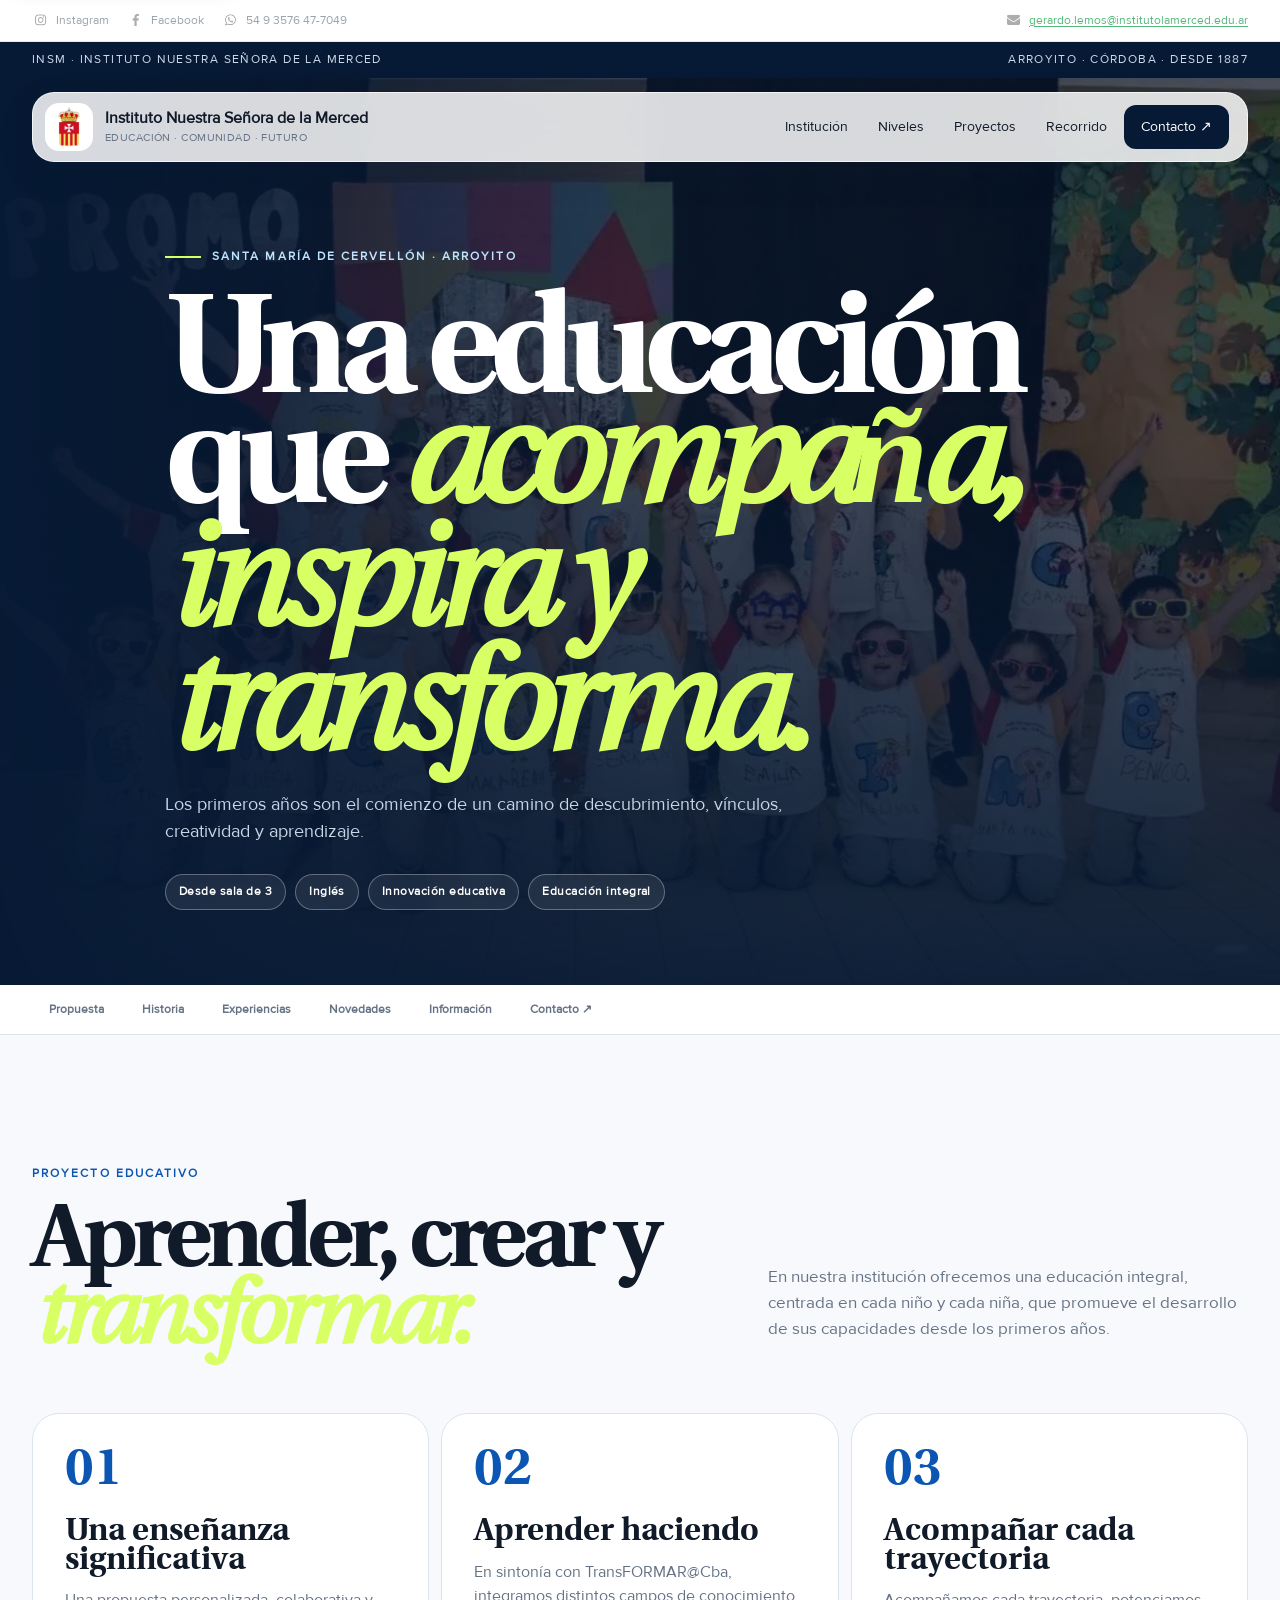
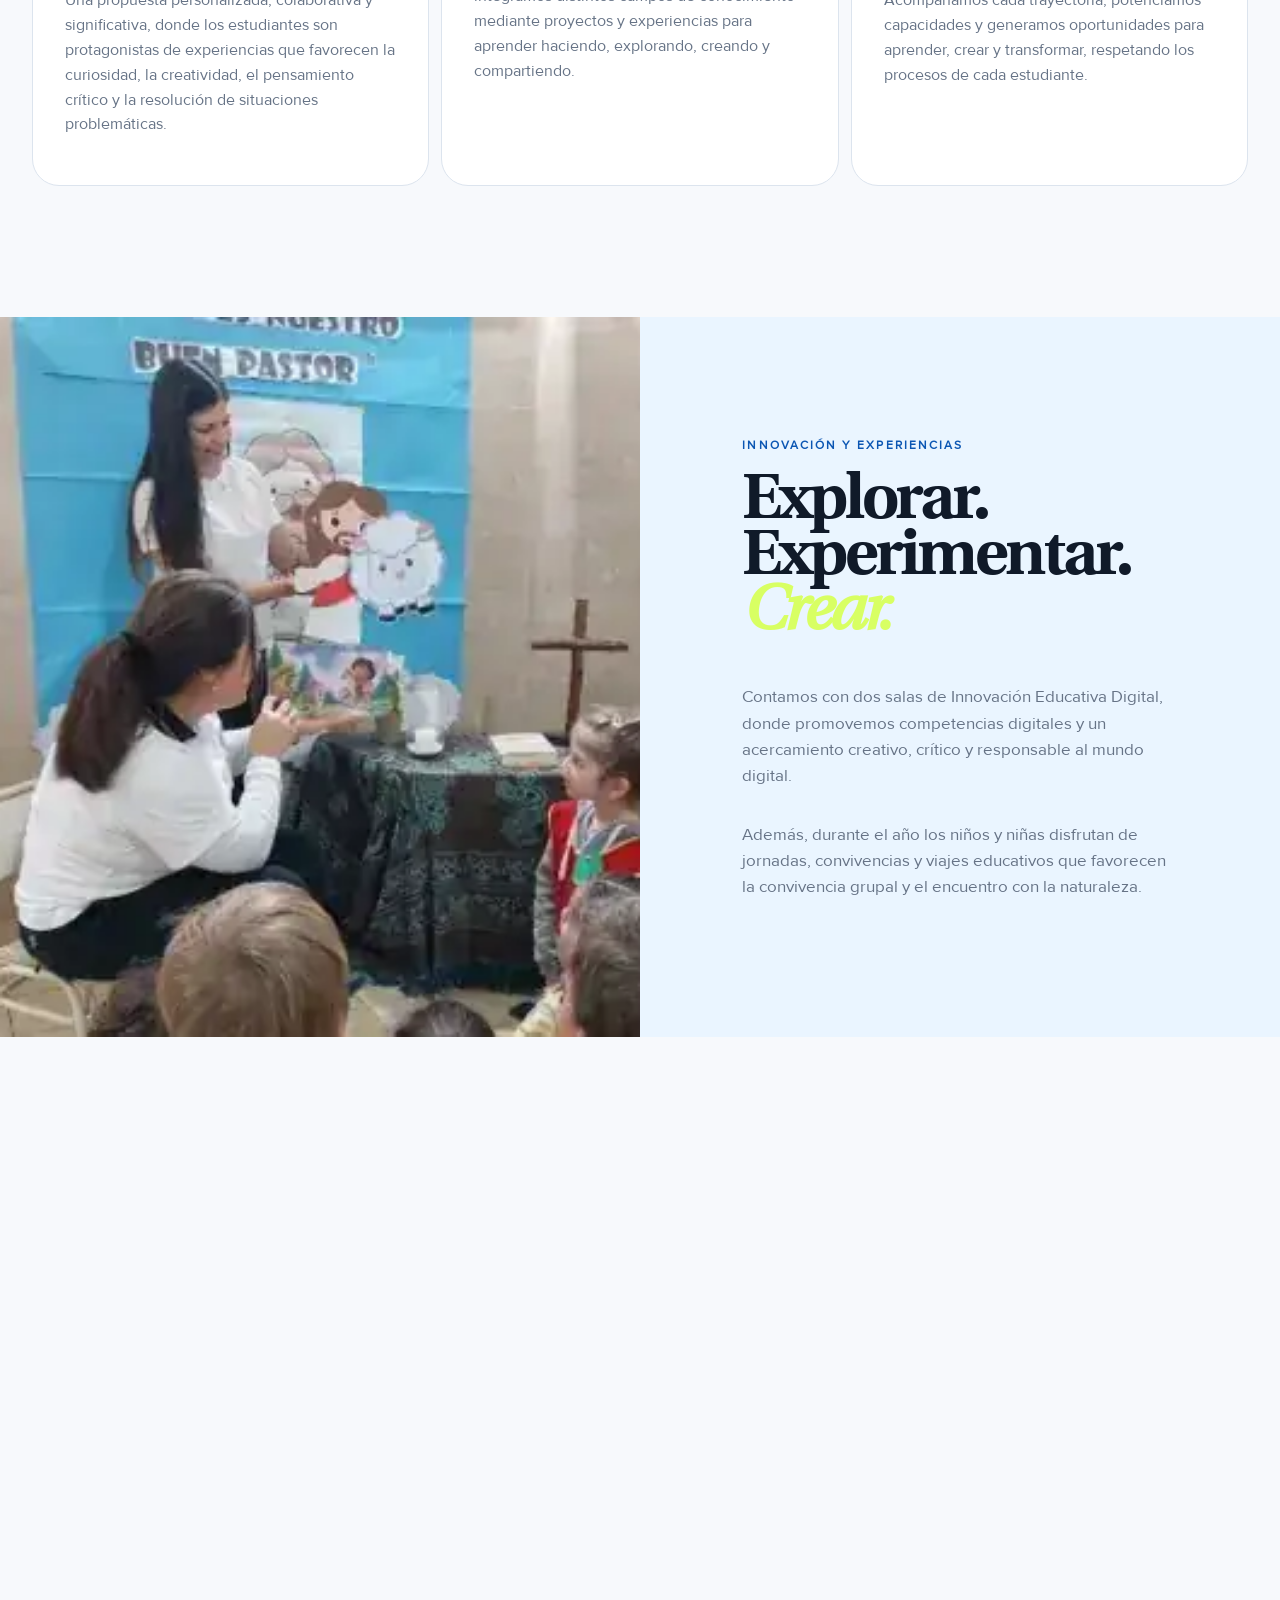
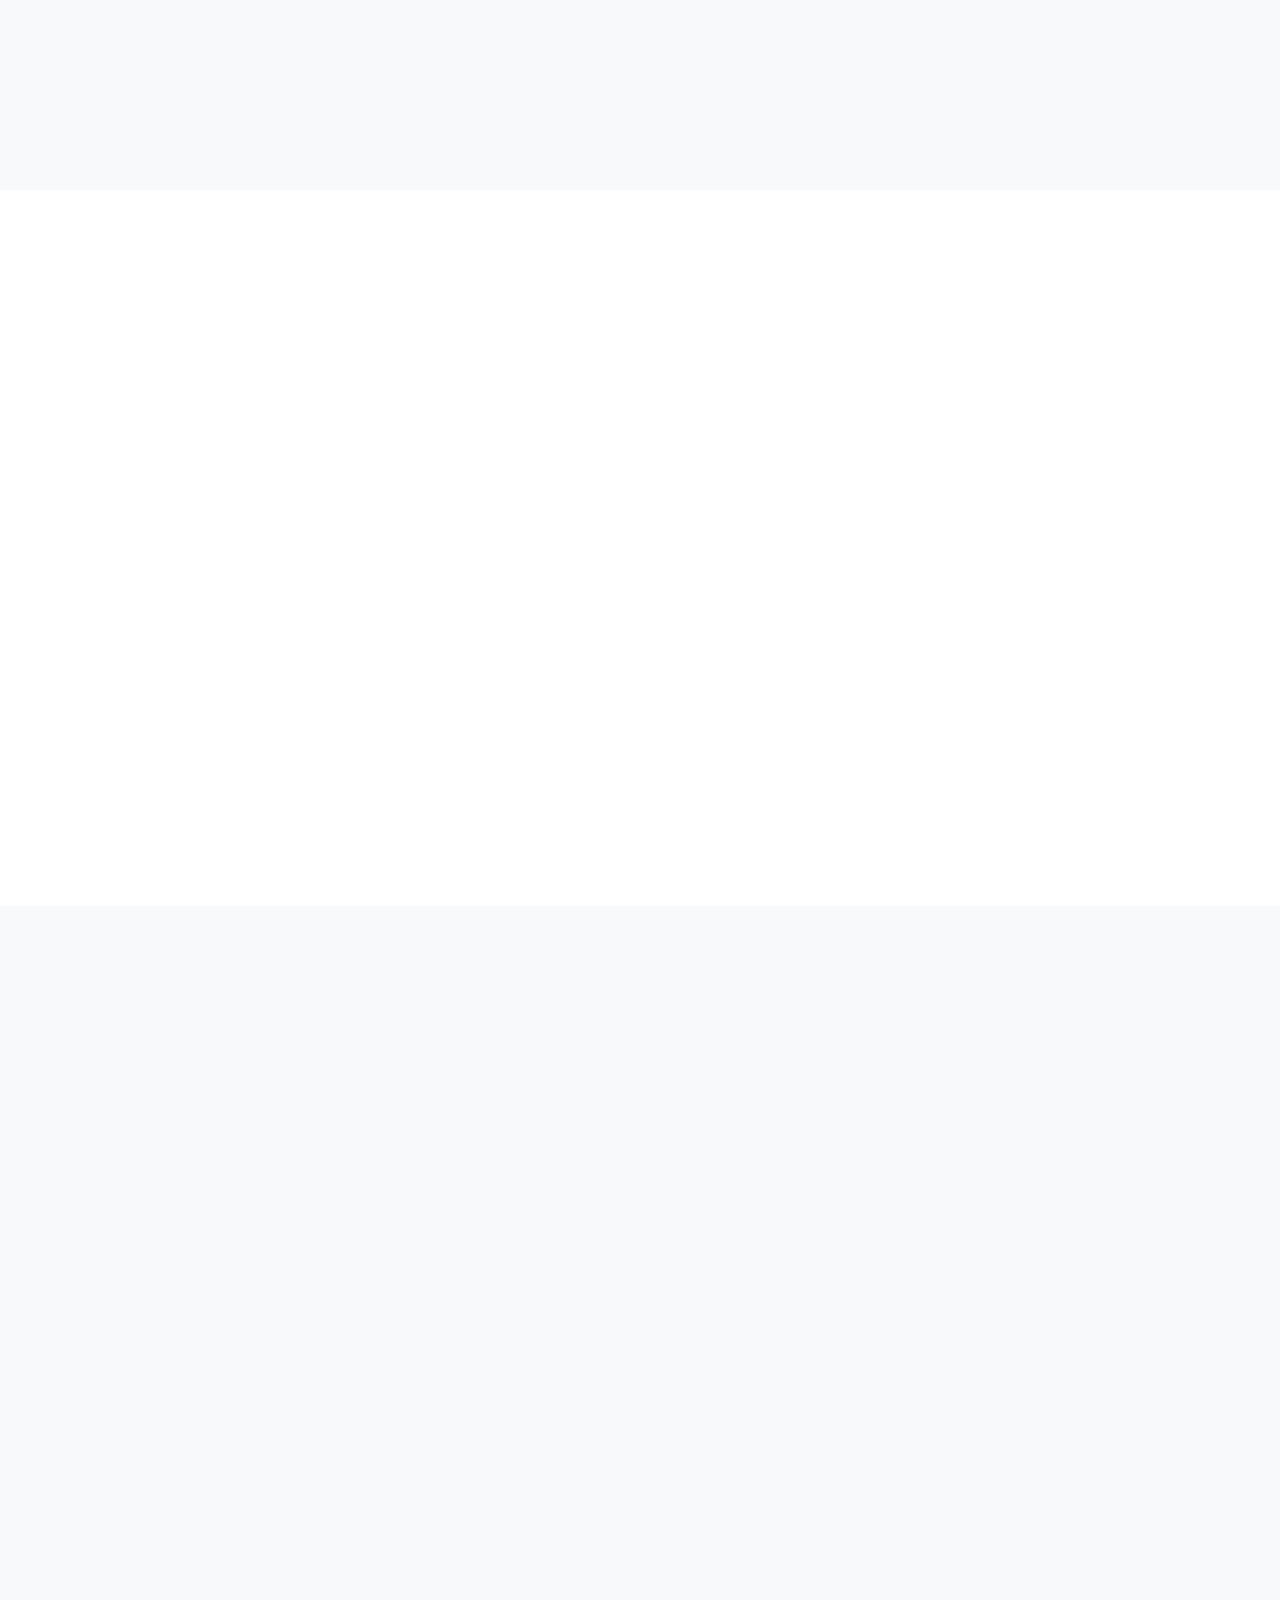
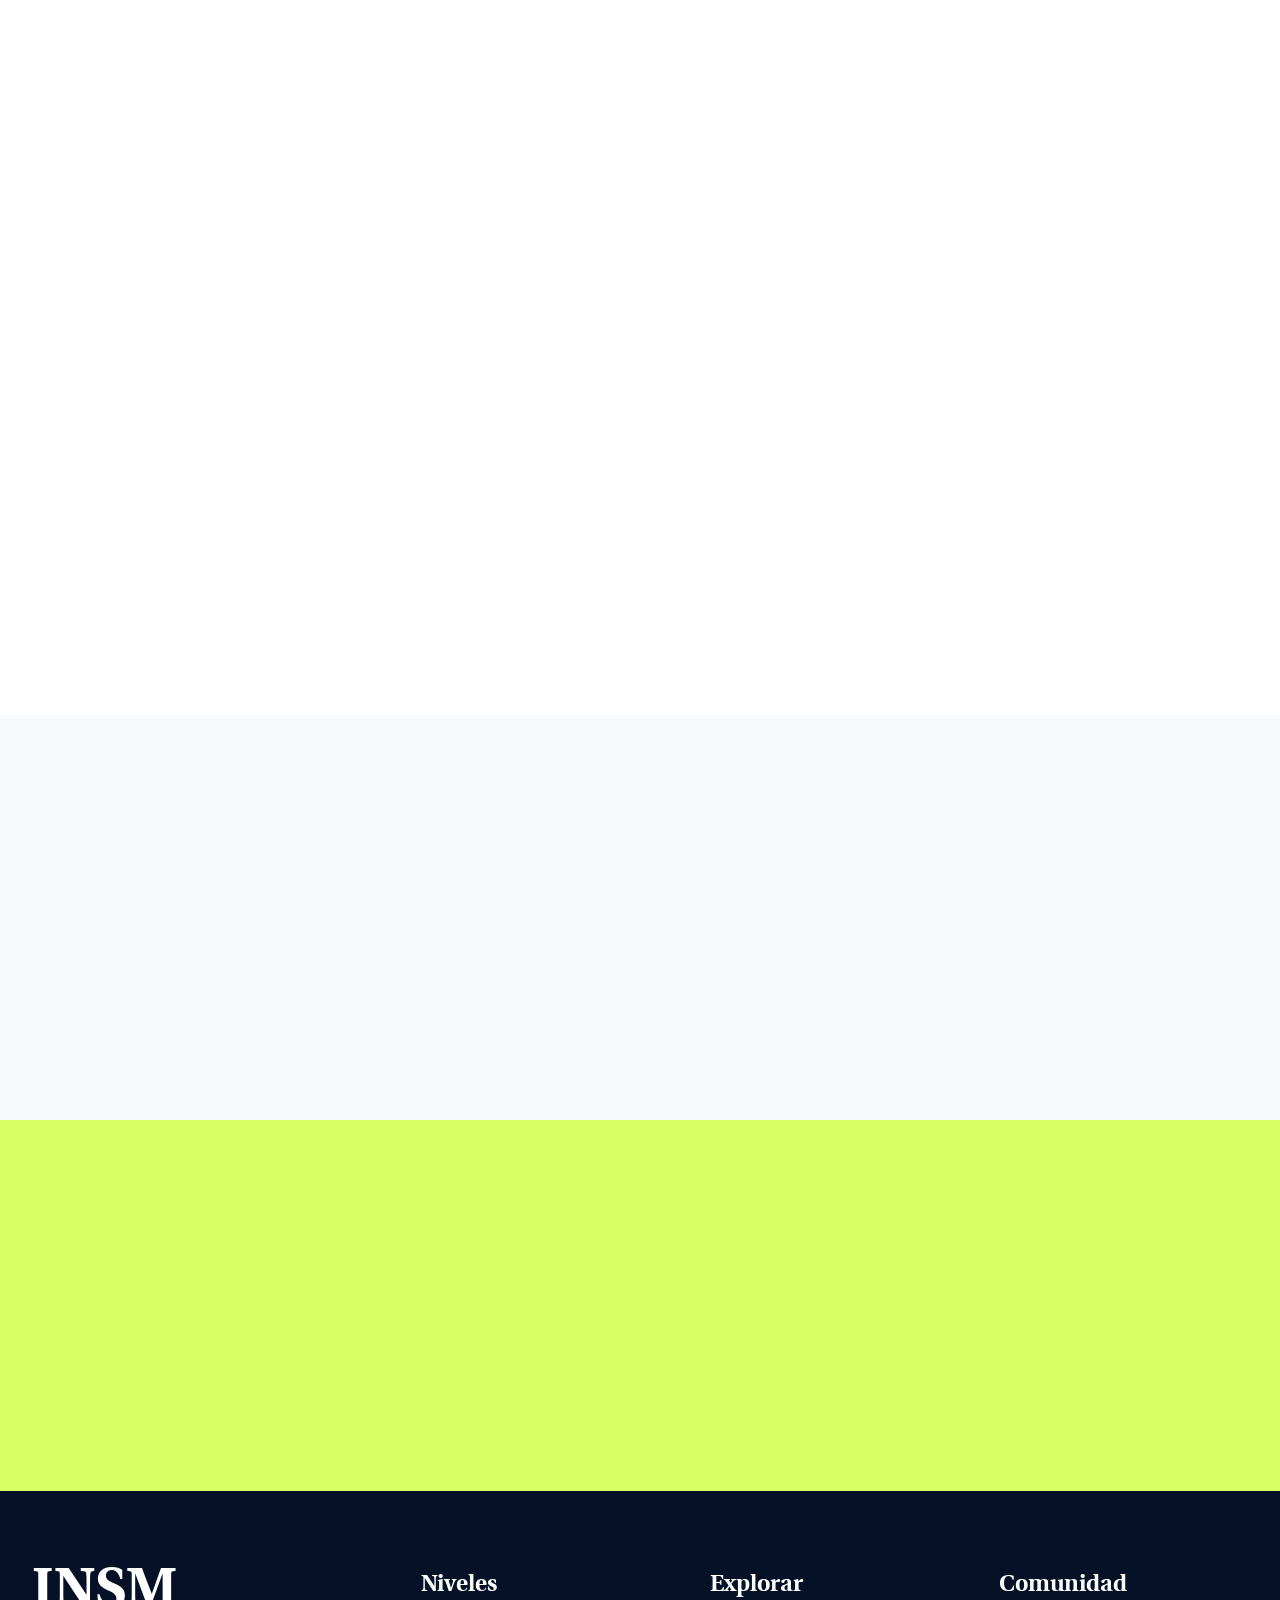
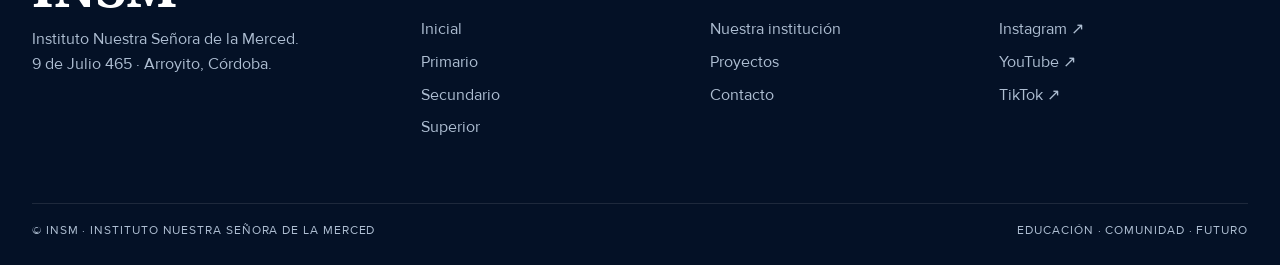
<file: NivelInicial.html>
<!doctype html>
<!DOCTYPE html>

<!DOCTYPE html>

<html lang="es-AR">
<head>
<meta charset="utf-8"/>
<meta content="width=device-width, initial-scale=1" name="viewport"/>
<meta content="Instituto Nuestra Señora de la Merced" name="author"/>
<meta content="strict-origin-when-cross-origin" name="referrer"/>
<title>Nivel Inicial · INSM</title>
<meta content="Conocé el Nivel Inicial del Instituto Nuestra Señora de la Merced de Arroyito: propuesta educativa, comunidad y experiencias de aprendizaje." name="description"/>
<link href="img/favicon.ico" rel="icon"/>
<link rel="preload" href="fonts/ProximaNova-Regular.woff2" as="font" type="font/woff2" crossorigin><link rel="preload" href="fonts/Heuristica-Bold.woff2" as="font" type="font/woff2" crossorigin><link href="modern.css" rel="stylesheet"/>
<meta content="index,follow,max-image-preview:large,max-snippet:-1,max-video-preview:-1" name="robots"/><link href="./NivelInicial.html" rel="canonical"/><meta content="website" property="og:type"/><meta content="Nivel Inicial · INSM" property="og:title"/><meta content="Conocé el Nivel Inicial del Instituto Nuestra Señora de la Merced de Arroyito: propuesta educativa, comunidad y experiencias de aprendizaje." property="og:description"><meta content="./NivelInicial.html" property="og:url"/><meta content="INSM · Instituto Nuestra Señora de la Merced" property="og:site_name"/><meta content="summary_large_image" name="twitter:card"/><meta content="Nivel Inicial · INSM" name="twitter:title"/><meta content="Conocé el Nivel Inicial del Instituto Nuestra Señora de la Merced de Arroyito: propuesta educativa, comunidad y experiencias de aprendizaje." name="twitter:description"/><meta content="light" name="color-scheme"/><meta content="#071a35" name="theme-color"/>
<link href="site.webmanifest" rel="manifest"/>

</meta><meta content="./img/sala2.webp" property="og:image"/><meta content="./img/sala2.webp" name="twitter:image"/><link as="image" fetchpriority="high" href="img/sala2.webp" rel="preload"/><script type="application/ld+json">{"@context":"https://schema.org","@graph":[{"@type":"EducationalOrganization","@id":"./#organization","name":"Instituto Nuestra Señora de la Merced","alternateName":"INSM","url":"./","logo":"./img/logo.webp","description":"Instituto Nuestra Señora de la Merced de Arroyito, Córdoba: educación mercedaria, niveles educativos, proyectos, comunidad e inscripciones.","address":{"@type":"PostalAddress","streetAddress":"9 de Julio 465","addressLocality":"Arroyito","addressRegion":"Córdoba","postalCode":"2434","addressCountry":"AR"},"sameAs":["https://www.instagram.com/mercedariasarroyito/","https://www.facebook.com/estilomercedarioarroyito","https://www.youtube.com/@INSM.DIGITAL","https://www.tiktok.com/@insm.digital"],"email":"gerardo.lemos@institutolamerced.edu.ar","telephone":"+54 3576 477049","contactPoint":{"@type":"ContactPoint","contactType":"school information","email":"gerardo.lemos@institutolamerced.edu.ar","telephone":"+54 3576 477049","areaServed":"AR","availableLanguage":"es"}},{"@type":"WebSite","@id":"./#website","url":"./","name":"INSM · Instituto Nuestra Señora de la Merced","publisher":{"@id":"./#organization"},"inLanguage":"es-AR"},{"@type":"BreadcrumbList","itemListElement":[{"@type":"ListItem","position":1,"name":"Inicio","item":"./"},{"@type":"ListItem","position":2,"name":"Nivel Inicial","item":"./NivelInicial.html"}]}]}</script></head>
<body><a class="skip-link" href="#contenido">Saltar al contenido principal</a>
<div class="social-contact-bar">
<div class="container social-contact-shell">
<div class="social-group">
<a aria-label="Instagram" href="https://www.instagram.com/mercedariasarroyito/" rel="noopener" target="_blank"><img alt="Instagram" decoding="async" height="64" loading="lazy" src="img/social/instagram.webp" width="64"/>
<span>Instagram</span>
</a>
<a aria-label="Facebook" href="https://www.facebook.com/estilomercedarioarroyito" rel="noopener" target="_blank"><img alt="Facebook" decoding="async" height="64" loading="lazy" src="img/social/facebook.webp" width="64"/>
<span>Facebook</span>
</a>
<a aria-label="WhatsApp" href="https://wa.me/5493576477049" rel="noopener" target="_blank"><img alt="WhatsApp" decoding="async" height="64" loading="lazy" src="img/social/whatsapp.webp" width="64"/>
<span>54 9 3576 47-7049</span>
</a>
</div>
<div class="contact-group">
<a aria-label="Correo electrónico" href="mailto:gerardo.lemos@institutolamerced.edu.ar">
<img alt="Gmail" decoding="async" height="64" loading="lazy" src="img/social/gmail.webp" width="64"/>
<span>gerardo.lemos@institutolamerced.edu.ar</span>
</a>
</div>
</div>
</div>
<div class="progress"></div>
<div class="topline">
<div class="container">
<span>INSM · Instituto Nuestra Señora de la Merced</span>
<span>Arroyito · Córdoba · Desde 1887</span>
</div>
</div>
<header class="site-nav">
<div class="container nav-shell">
<a class="brand" href="index.html">
<img alt="INSM" class="brand-mark" decoding="async" fetchpriority="high" height="1800" loading="eager" src="img/logo.webp" width="959"/>
<span class="brand-text">
                    Instituto Nuestra Señora de la Merced
                    <small>EDUCACIÓN · COMUNIDAD · FUTURO</small>
</span>
</a>
<nav aria-label="Navegación principal" class="nav-links">
<a href="NuestroColegio.html">
                    Institución
                </a>
<a href="index.html#niveles">
                    Niveles
                </a>
<a href="Proyectos.html">
                    Proyectos
                </a>
<a href="index.html#recorrido">
                    Recorrido
                </a>
<a class="nav-cta" href="Contacto.html">
                    Contacto ↗
                </a>
</nav>
<button aria-controls="mobileMenu" aria-expanded="false" aria-label="Abrir menú" class="menu-toggle" type="button">
                ☰
            </button>
</div>
</header>
<div class="mobile-menu" id="mobileMenu">
<a href="NuestroColegio.html">
            Institución
        </a>
<a href="index.html#niveles">
            Niveles
        </a>
<a href="Proyectos.html">
            Proyectos
        </a>
<a href="index.html#recorrido">
            Recorrido
        </a>
<a href="Contacto.html">
            Contacto
        </a>
</div>
<main id="contenido">
<!-- ============================= -->
<!-- HERO NIVEL INICIAL             -->
<!-- ============================= -->
<section class="page-hero initial-hero">
<div class="page-hero-bg">
<img alt="Nivel Inicial · Santa María de Cervellón" data-parallax="" decoding="async" fetchpriority="high" height="771" loading="eager" src="img/sala2.webp" width="1170"/>
</div>
<div class="container page-hero-content">
<div class="eyebrow reveal">
                    SANTA MARÍA DE CERVELLÓN · ARROYITO
                </div>
<h1 class="reveal delay-1">
                    Una educación que
                    <em>acompaña, inspira y transforma.</em>
</h1>
<p class="reveal delay-2">
                    Los primeros años son el comienzo de un camino de
                    descubrimiento, vínculos, creatividad y aprendizaje.
                </p>
<div class="initial-hero-tags reveal delay-3">
<span>Desde sala de 3</span>
<span>Inglés</span>
<span>Innovación educativa</span>
<span>Educación integral</span>
</div>
</div>
</section>
<!-- ============================= -->
<!-- NAVEGACIÓN DE SECCIONES        -->
<!-- ============================= -->
<nav aria-label="Navegación principal" class="section-nav">
<div class="container">
<a href="#propuesta">
                    Propuesta
                </a>
<a href="#historia">
                    Historia
                </a>
<a href="#experiencias">
                    Experiencias
                </a>
<a href="#novedades">
                    Novedades
                </a>
<a href="#info">
                    Información
                </a>
<a href="Contacto.html">
                    Contacto ↗
                </a>
</div>
</nav>
<!-- ============================= -->
<!-- PROPUESTA EDUCATIVA            -->
<!-- ============================= -->
<section class="section initial-intro" id="propuesta">
<div class="container">
<div class="section-head reveal">
<div>
<div class="section-label">
                            Proyecto educativo
                        </div>
<h2 class="display">
                            Aprender, crear y
                            <em>transformar.</em>
</h2>
</div>
<p class="section-intro">
                        En nuestra institución ofrecemos una educación
                        integral, centrada en cada niño y cada niña, que
                        promueve el desarrollo de sus capacidades desde
                        los primeros años.
                    </p>
</div>
<div class="feature-cards">
<article class="feature-card reveal">
<div class="big-num">
                            01
                        </div>
<h3>
                            Una enseñanza significativa
                        </h3>
<p>
                            Una propuesta personalizada, colaborativa y
                            significativa, donde los estudiantes son
                            protagonistas de experiencias que favorecen
                            la curiosidad, la creatividad, el pensamiento
                            crítico y la resolución de situaciones
                            problemáticas.
                        </p>
</article>
<article class="feature-card reveal delay-1">
<div class="big-num">
                            02
                        </div>
<h3>
                            Aprender haciendo
                        </h3>
<p>
                            En sintonía con TransFORMAR@Cba, integramos
                            distintos campos de conocimiento mediante
                            proyectos y experiencias para aprender
                            haciendo, explorando, creando y compartiendo.
                        </p>
</article>
<article class="feature-card reveal delay-2">
<div class="big-num">
                            03
                        </div>
<h3>
                            Acompañar cada trayectoria
                        </h3>
<p>
                            Acompañamos cada trayectoria, potenciamos
                            capacidades y generamos oportunidades para
                            aprender, crear y transformar, respetando
                            los procesos de cada estudiante.
                        </p>
</article>
</div>
</div>
</section>
<!-- ============================= -->
<!-- INNOVACIÓN Y EXPERIENCIAS      -->
<!-- ============================= -->
<section class="split-image initial-highlight">
<div class="photo" style="background-image:url('img/salita.webp')"></div>
<div class="content">
<div class="section-label">
                    Innovación y experiencias
                </div>
<h3>
                    Explorar. Experimentar.
                    <em>Crear.</em>
</h3>
<p>
                    Contamos con dos salas de Innovación Educativa Digital,
                    donde promovemos competencias digitales y un
                    acercamiento creativo, crítico y responsable al mundo
                    digital.
                </p>
<p>
                    Además, durante el año los niños y niñas disfrutan de
                    jornadas, convivencias y viajes educativos que favorecen
                    la convivencia grupal y el encuentro con la naturaleza.
                </p>
</div>
</section>
<!-- ============================= -->
<!-- HISTORIA                        -->
<!-- ============================= -->
<section class="section" id="historia">
<div class="container content-grid">
<aside class="content-sticky">
<div class="section-label">
                        Reseña histórica
                    </div>
<h2>
                        Una historia que
                        <em>crece.</em>
</h2>
</aside>
<div class="content-body reveal">
<div class="initial-timeline">
<div>
<strong>
                                1951
                            </strong>
<p>
                                Se crea la primera sección mixta del
                                Jardín de Infantes. El 1º de abril de
                                ese año fue incorporado a la Provincia.
                            </p>
</div>
<div>
<strong>
                                1982
                            </strong>
<p>
                                Se inaugura sobre calle 9 de Julio y
                                General Paz el edificio destinado al
                                Nivel Inicial, con dos amplias salas,
                                patios internos, cocina, sanitarios,
                                SUM con escenario y patio con juegos.
                            </p>
</div>
<div>
<strong>
                                1990
                            </strong>
<p>
                                Se inauguran dos salas de 4 años.
                            </p>
</div>
<div>
<strong>
                                2016
                            </strong>
<p>
                                Comienzan a funcionar dos salas de 3
                                años, obteniendo el reconocimiento
                                pedagógico ese mismo año. Desde entonces,
                                el Nivel Inicial cuenta con dirección
                                independiente.
                            </p>
</div>
</div>
</div>
</div>
</section>
<!-- ============================= -->
<!-- EXPERIENCIAS                    -->
<!-- ============================= -->
<section class="section white" id="experiencias">
<div class="container">
<div class="section-head">
<div>
<div class="section-label">
                            Formación y acompañamiento
                        </div>
<h2 class="display">
                            Crecer en
                            <em>comunidad.</em>
</h2>
</div>
</div>
<div class="initial-support-grid">
<article>
<span>
                            ERE
                        </span>
<h3>
                            Educación Religiosa Escolar
                        </h3>
<p>
                            Complementa la formación institucional con
                            una pedagogía que nos hace libres y nos
                            acerca a Jesús y a la Virgen María.
                        </p>
</article>
<article>
<span>
                            ESI
                        </span>
<h3>
                            Educación integral
                        </h3>
<p>
                            El proyecto contempla una educación sexual
                            integral y gradual que abarca todas las
                            dimensiones de la persona.
                        </p>
</article>
<article>
<span>
                            SOE
                        </span>
<h3>
                            Servicio de Orientación Escolar
                        </h3>
<p>
                            Está conformado por psicóloga, psicopedagoga
                            y maestra de educación especial, acompañando
                            la diversidad y la inclusión de los estudiantes.
                        </p>
</article>
</div>
</div>
</section>
<!-- ============================= -->
<!-- NOVEDADES                       -->
<!-- ============================= -->
<section class="section initial-news" id="novedades">
<div class="container">
<div class="section-head">
<div>
<div class="section-label">
                            Novedades 2026
                        </div>
<h2 class="display">
                            Nuevos espacios para
                            <em>aprender.</em>
</h2>
</div>
</div>
<div class="news-card">
<div class="news-number">
                        2026
                    </div>
<div>
<h3>
                            Talleres interdisciplinarios
                        </h3>
<p>
                            Este año incorporamos “Los Talleres
                            interdisciplinarios”, un espacio pensado
                            para que los niños puedan explorar,
                            experimentar, crear y aprender a través
                            del juego, la investigación y el trabajo
                            colaborativo.
                        </p>
<p>
                            Buscamos favorecer el desarrollo de
                            capacidades, el pensamiento creativo y
                            la resolución de situaciones problemáticas,
                            conectando los aprendizajes con experiencias
                            concretas y cercanas a los estudiantes.
                        </p>
</div>
</div>
</div>
</section>
<!-- ============================= -->
<!-- INFORMACIÓN                     -->
<!-- ============================= -->
<section class="section white" id="info">
<div class="container">
<div class="section-head">
<div>
<div class="section-label">
                            Información práctica
                        </div>
<h2 class="display">
                            Todo lo que
                            <em>necesitás saber.</em>
</h2>
</div>
</div>
<div class="initial-info-grid">
<article>
<div class="info-icon">
                            01
                        </div>
<h3>
                            Horarios
                        </h3>
<p>
<strong>Turno Mañana</strong><br/>
                            8:00 a 12:00 hs
                        </p>
<p>
<strong>Turno Tarde</strong><br/>
                            13:30 a 17:30 hs
                        </p>
</article>
<article>
<div class="info-icon">
                            02
                        </div>
<h3>
                            Atención
                        </h3>
<p>
<strong>Lunes a viernes</strong><br/>
                            8:00 a 17:00 hs
                        </p>
</article>
<article>
<div class="info-icon">
                            03
                        </div>
<h3>
                            Contacto
                        </h3>
<p>
                            Tel: 3576-452804<br/>
                            Cel: 3576-465273
                        </p>
<p>
<a href="mailto:jardin@colegiocervellon.edu.ar">
                                jardin@colegiocervellon.edu.ar
                            </a>
</p>
</article>
<article>
<div class="info-icon">
                            04
                        </div>
<h3>
                            Ubicación
                        </h3>
<p>
                            Santa María de Cervellón<br/>
                            Arroyito, Córdoba
                        </p>
<p>
                            Edificio sobre calle 9 de Julio y General Paz.
                        </p>
</article>
</div>
</div>
</section>
<!-- ============================= -->
<!-- CIERRE                         -->
<!-- ============================= -->
<section class="section initial-closing">
<div class="container">
<div class="initial-closing-card">
<div>
<div class="section-label">
                            Nivel Inicial · INSM
                        </div>
<h2>
                            Un comienzo para
                            <em>toda la vida.</em>
</h2>
</div>
<p>
                        Una escuela que acompaña, inspira y transforma
                        desde los primeros años, generando oportunidades
                        para aprender, crear y crecer.
                    </p>
</div>
</div>
</section>
<!-- ============================= -->
<!-- CTA CONTACTO                   -->
<!-- ============================= -->
<section class="cta">
<div class="container cta-grid">
<div>
<div class="section-label">
                        ¿Querés conocer nuestro Nivel Inicial?
                    </div>
<h2>
                        Te esperamos.
                    </h2>
</div>
<div>
<p>
                        Para consultas, información o para conocer más
                        sobre nuestra propuesta educativa, podés
                        comunicarte con el INSM.
                    </p>
<a class="btn" href="Contacto.html">
                        Contacto ↗
                    </a>
</div>
</div>
</section>
</main>
<!-- ============================= -->
<!-- FOOTER                         -->
<!-- ============================= -->
<footer class="footer">
<div class="container footer-grid">
<div>
<div class="footer-brand">
                    INSM
                </div>
<p>
                    Instituto Nuestra Señora de la Merced.<br/>
                    9 de Julio 465 · Arroyito, Córdoba.
                </p>
</div>
<div>
<h3>
                    Niveles
                </h3>
<a href="NivelInicial.html">
                    Inicial
                </a>
<a href="NivelPrimario.html">
                    Primario
                </a>
<a href="NivelSecundario.html">
                    Secundario
                </a>
<a href="NivelTerciario.html">
                    Superior
                </a>
</div>
<div>
<h3>
                    Explorar
                </h3>
<a href="NuestroColegio.html">
                    Nuestra institución
                </a>
<a href="Proyectos.html">
                    Proyectos
                </a>
<a href="Contacto.html">
                    Contacto
                </a>
</div>
<div>
<h3>
                    Comunidad
                </h3>
<a href="https://www.instagram.com/mercedariasarroyito/" rel="noopener" target="_blank">
                    Instagram ↗
                </a>
<a href="https://www.youtube.com/@INSM.DIGITAL" rel="noopener" target="_blank">
                    YouTube ↗
                </a>
<a href="https://www.tiktok.com/@insm.digital" rel="noopener" target="_blank">
                    TikTok ↗
                </a>
</div>
</div>
<div class="container footer-bottom">
<span>
                © INSM · Instituto Nuestra Señora de la Merced
            </span>
<span>
                Educación · Comunidad · Futuro
            </span>
</div>
</footer>
<script src="site.js"></script>
</body>
</html>
</file>
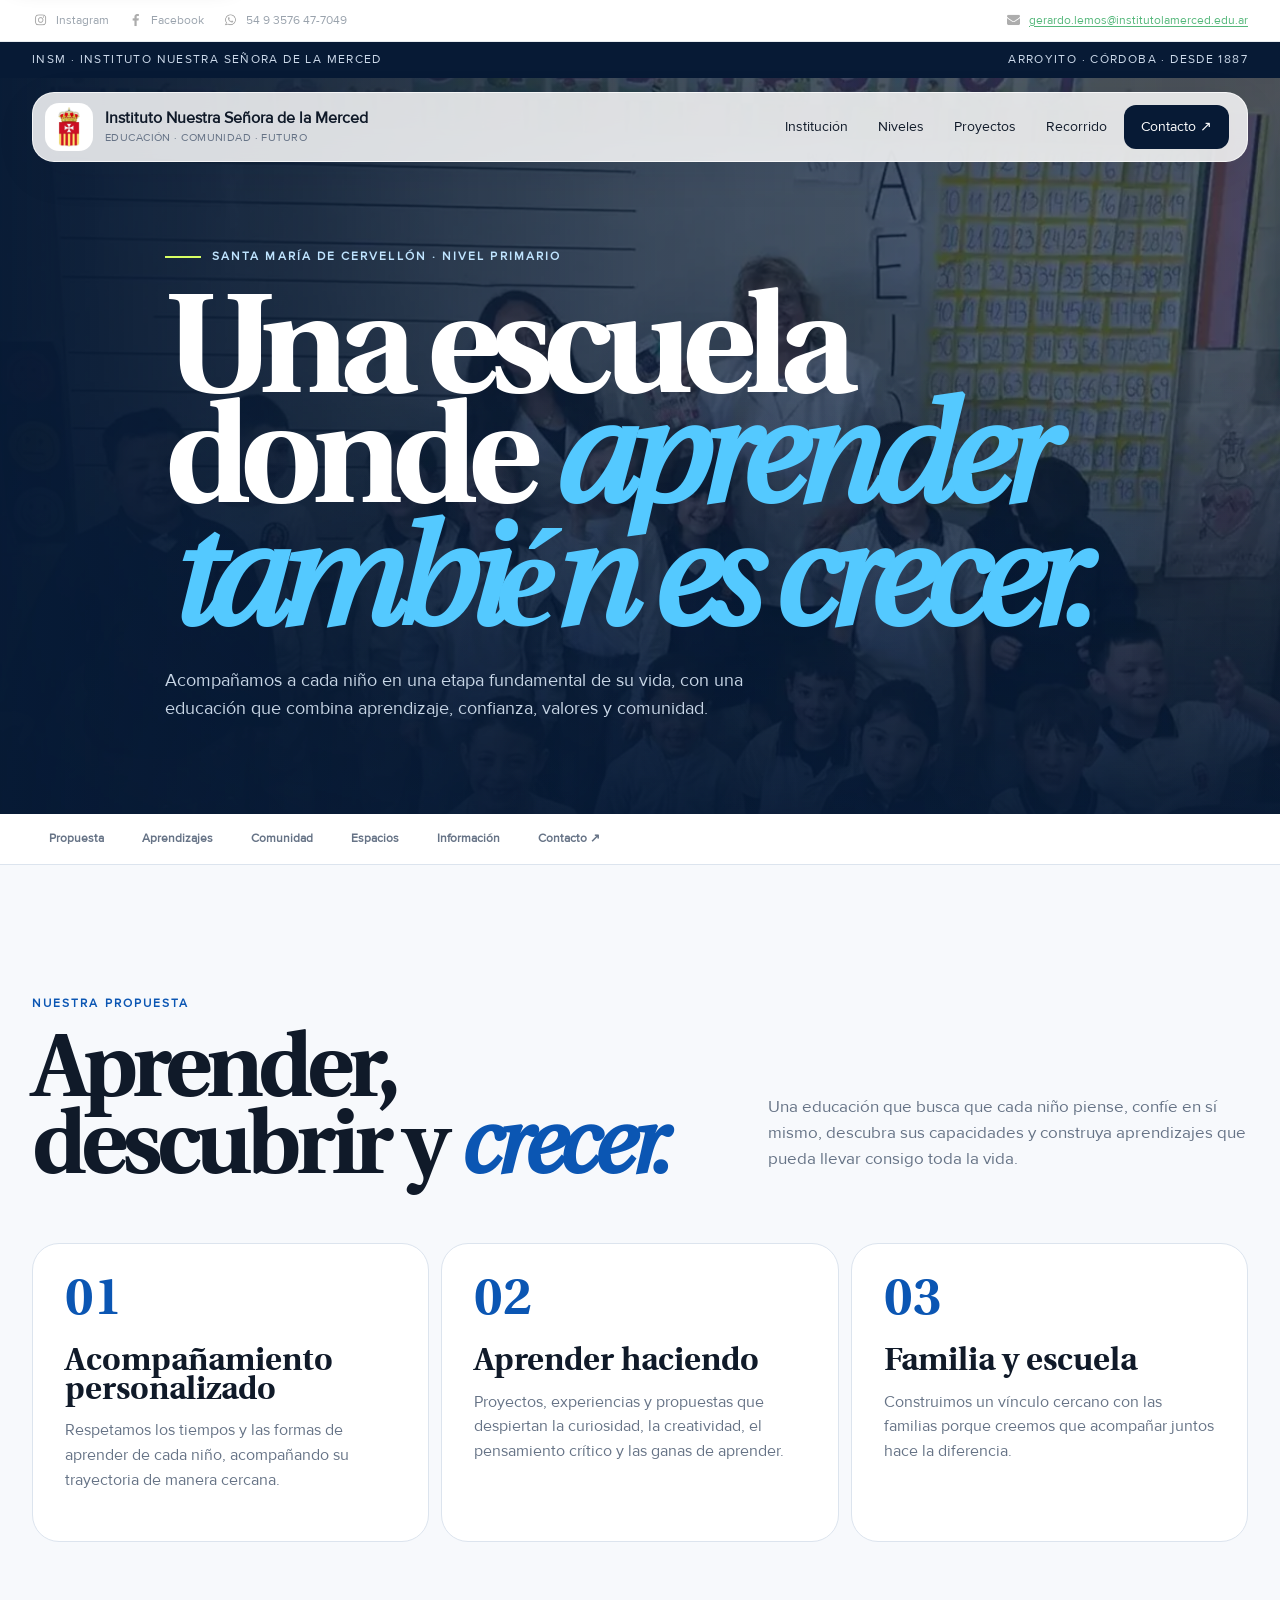
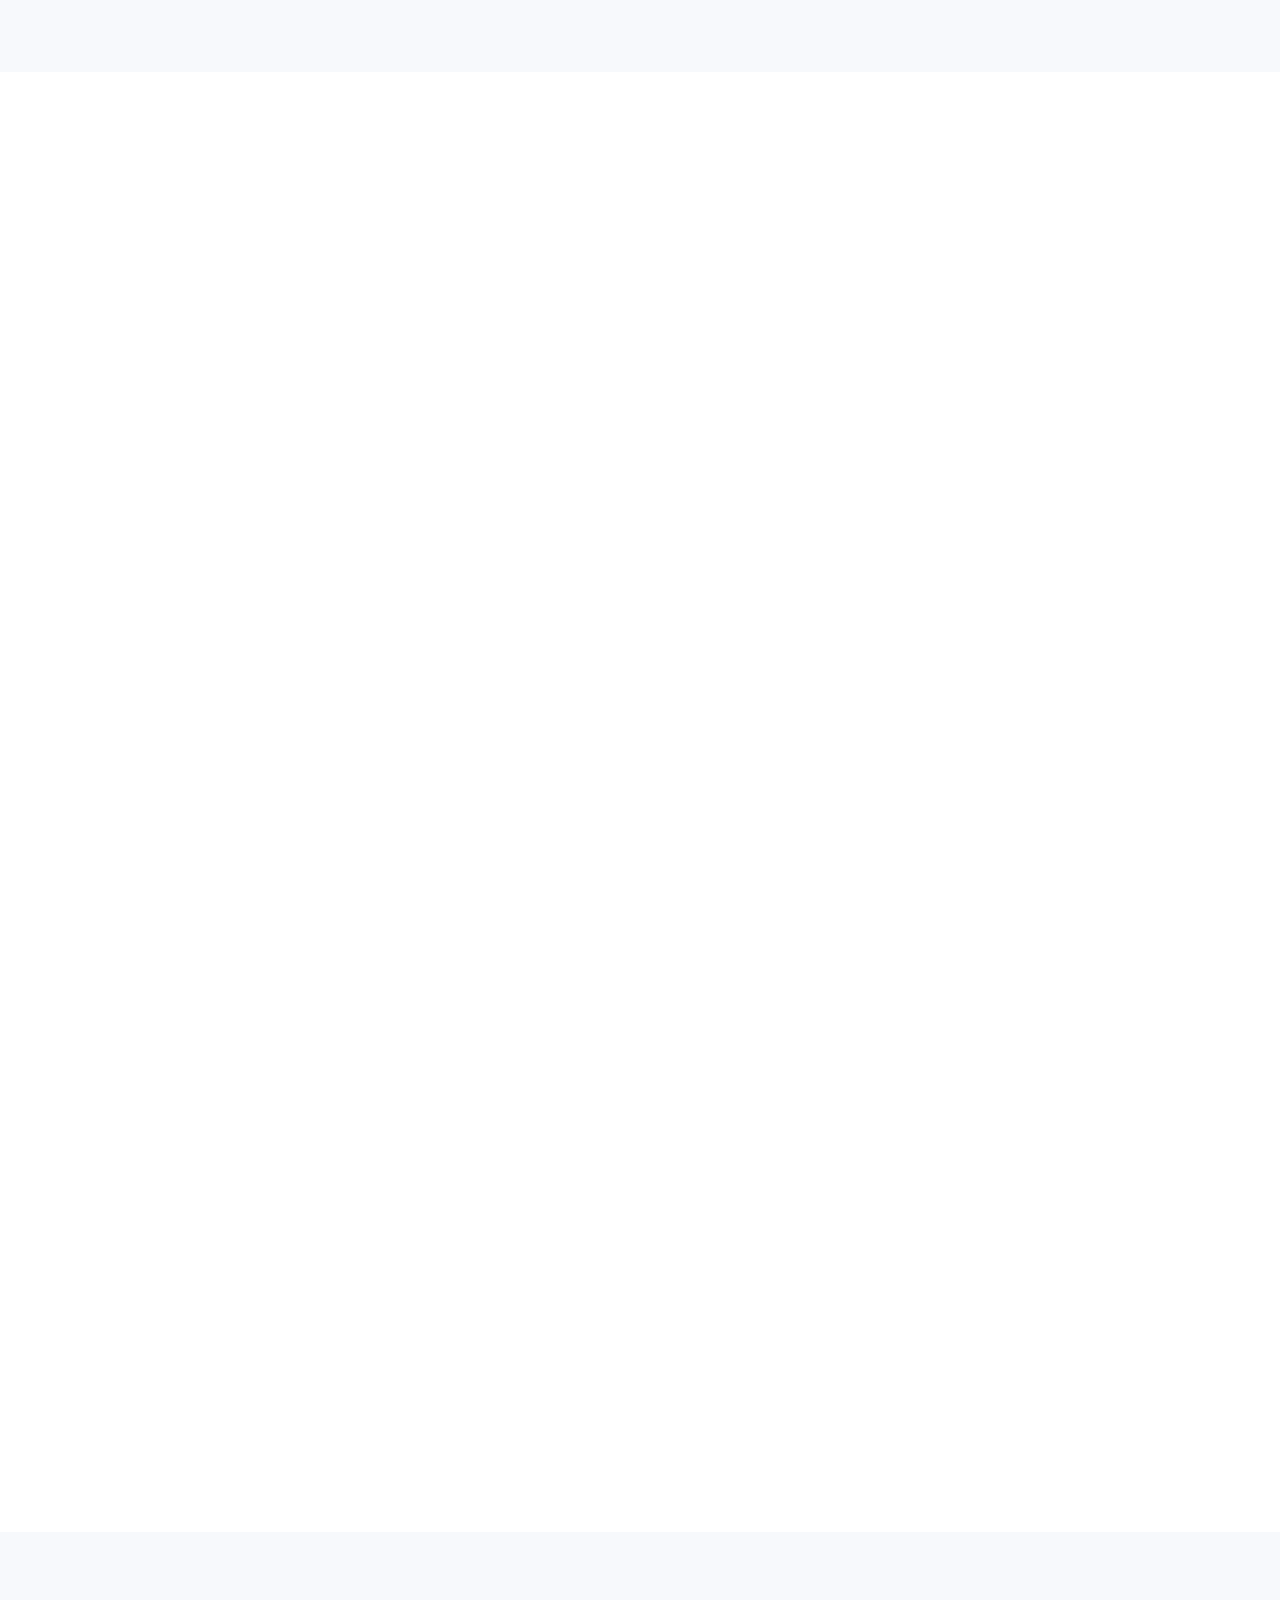
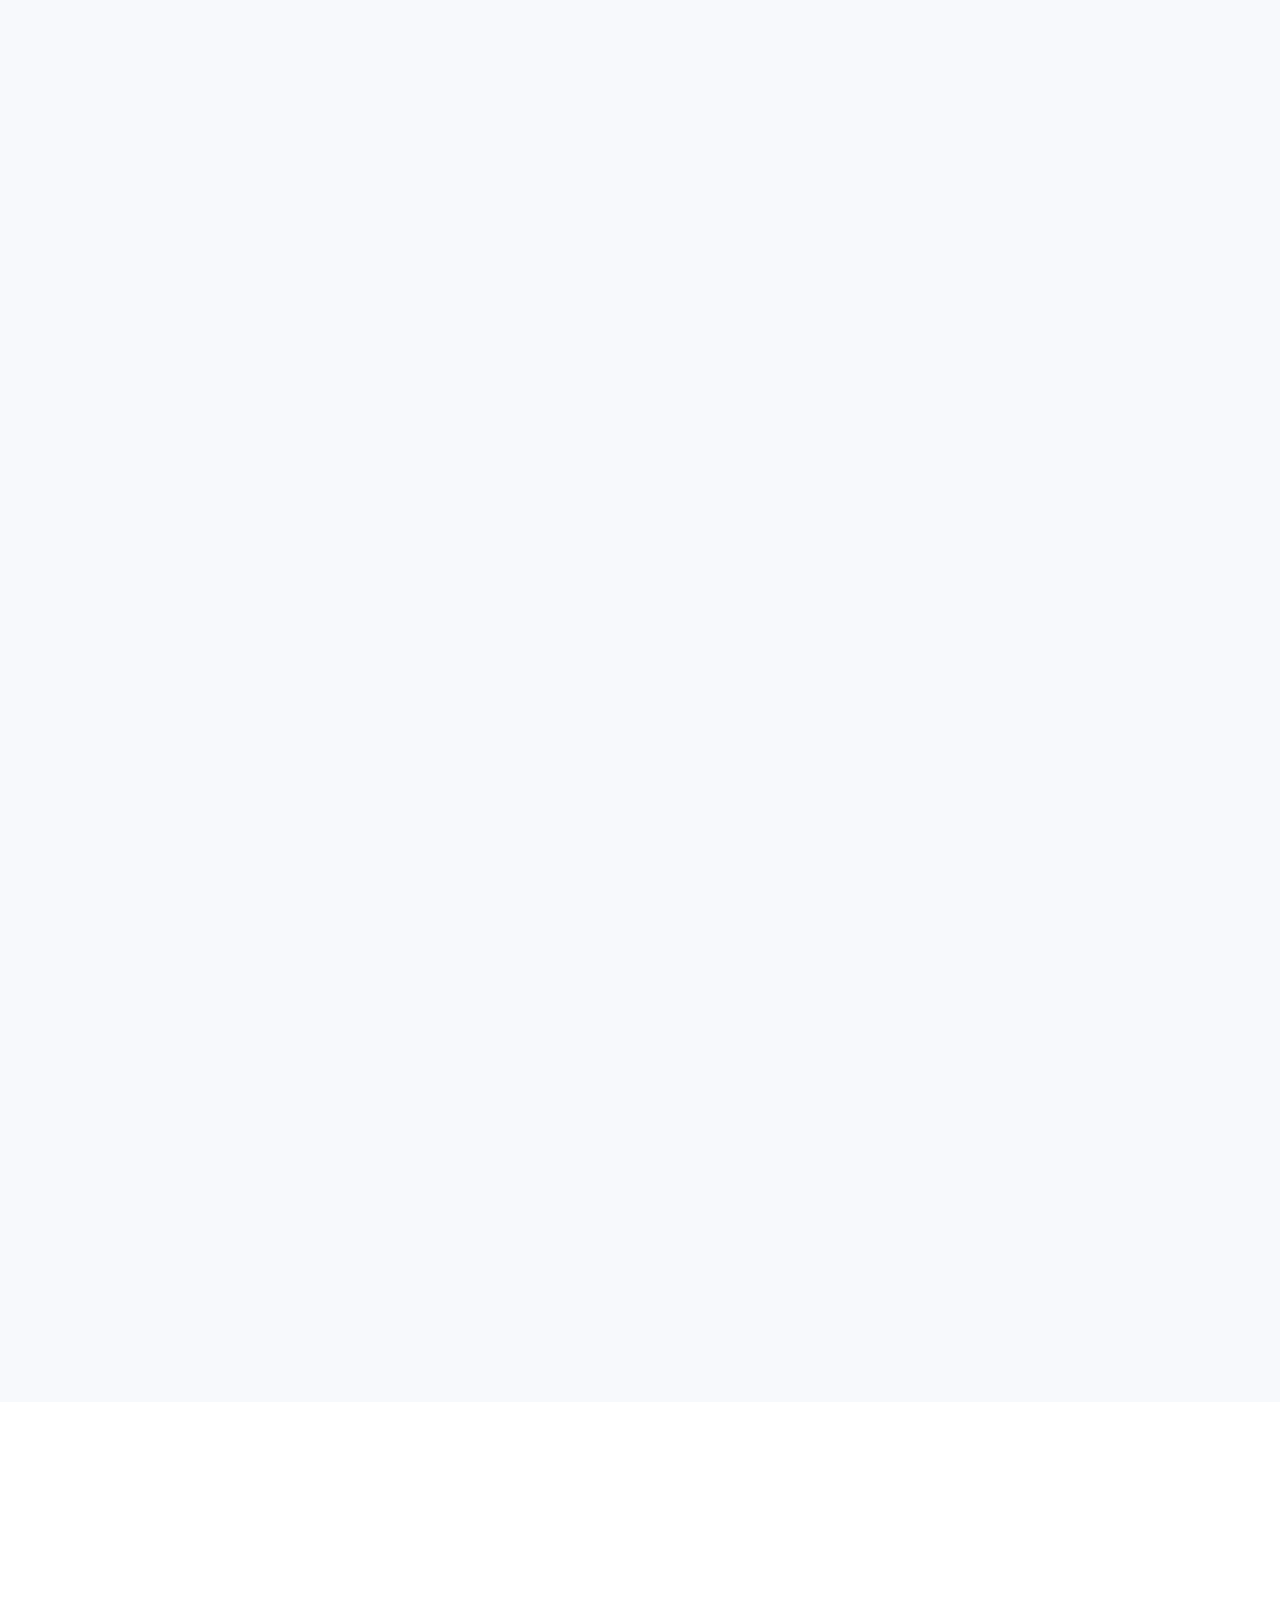
<file: NivelPrimario.html>
<!doctype html>
<!DOCTYPE html>

<!DOCTYPE html>

<html lang="es-AR">
<head>
<meta charset="utf-8"/>
<meta content="width=device-width, initial-scale=1" name="viewport"/>
<meta content="Instituto Nuestra Señora de la Merced" name="author"/>
<meta content="strict-origin-when-cross-origin" name="referrer"/>
<title>Nivel Primario · INSM</title>
<meta content="Conocé el Nivel Primario del Instituto Nuestra Señora de la Merced de Arroyito: propuesta educativa, proyectos y acompañamiento." name="description"/>
<link href="img/favicon.ico" rel="icon"/>
<link rel="preload" href="fonts/ProximaNova-Regular.woff2" as="font" type="font/woff2" crossorigin><link rel="preload" href="fonts/Heuristica-Bold.woff2" as="font" type="font/woff2" crossorigin><link href="modern.css" rel="stylesheet"/>
<meta content="index,follow,max-image-preview:large,max-snippet:-1,max-video-preview:-1" name="robots"/><link href="./NivelPrimario.html" rel="canonical"/><meta content="website" property="og:type"/><meta content="Nivel Primario · INSM" property="og:title"/><meta content="Conocé el Nivel Primario del Instituto Nuestra Señora de la Merced de Arroyito: propuesta educativa, proyectos y acompañamiento." property="og:description"><meta content="./NivelPrimario.html" property="og:url"/><meta content="INSM · Instituto Nuestra Señora de la Merced" property="og:site_name"/><meta content="summary_large_image" name="twitter:card"/><meta content="Nivel Primario · INSM" name="twitter:title"/><meta content="Conocé el Nivel Primario del Instituto Nuestra Señora de la Merced de Arroyito: propuesta educativa, proyectos y acompañamiento." name="twitter:description"/><meta content="light" name="color-scheme"/><meta content="#071a35" name="theme-color"/>
<link href="site.webmanifest" rel="manifest"/>

</meta><meta content="./img/013_0433.webp" property="og:image"/><meta content="./img/013_0433.webp" name="twitter:image"/><link as="image" fetchpriority="high" href="img/013_0433.webp" rel="preload"/><script type="application/ld+json">{"@context":"https://schema.org","@graph":[{"@type":"EducationalOrganization","@id":"./#organization","name":"Instituto Nuestra Señora de la Merced","alternateName":"INSM","url":"./","logo":"./img/logo.webp","description":"Instituto Nuestra Señora de la Merced de Arroyito, Córdoba: educación mercedaria, niveles educativos, proyectos, comunidad e inscripciones.","address":{"@type":"PostalAddress","streetAddress":"9 de Julio 465","addressLocality":"Arroyito","addressRegion":"Córdoba","postalCode":"2434","addressCountry":"AR"},"sameAs":["https://www.instagram.com/mercedariasarroyito/","https://www.facebook.com/estilomercedarioarroyito","https://www.youtube.com/@INSM.DIGITAL","https://www.tiktok.com/@insm.digital"],"email":"gerardo.lemos@institutolamerced.edu.ar","telephone":"+54 3576 477049","contactPoint":{"@type":"ContactPoint","contactType":"school information","email":"gerardo.lemos@institutolamerced.edu.ar","telephone":"+54 3576 477049","areaServed":"AR","availableLanguage":"es"}},{"@type":"WebSite","@id":"./#website","url":"./","name":"INSM · Instituto Nuestra Señora de la Merced","publisher":{"@id":"./#organization"},"inLanguage":"es-AR"},{"@type":"BreadcrumbList","itemListElement":[{"@type":"ListItem","position":1,"name":"Inicio","item":"./"},{"@type":"ListItem","position":2,"name":"Nivel Primario","item":"./NivelPrimario.html"}]}]}</script></head>
<body><a class="skip-link" href="#contenido">Saltar al contenido principal</a>
<!-- ============================= -->
<!-- BARRA SOCIAL Y CONTACTO       -->
<!-- ============================= -->
<div class="social-contact-bar">
<div class="container social-contact-shell">
<div class="social-group">
<a aria-label="Instagram" href="https://www.instagram.com/mercedariasarroyito/" rel="noopener" target="_blank"><img alt="Instagram" decoding="async" height="64" loading="lazy" src="img/social/instagram.webp" width="64"/>
<span>Instagram</span>
</a>
<a aria-label="Facebook" href="https://www.facebook.com/estilomercedarioarroyito" rel="noopener" target="_blank"><img alt="Facebook" decoding="async" height="64" loading="lazy" src="img/social/facebook.webp" width="64"/>
<span>Facebook</span>
</a>
<a aria-label="WhatsApp" href="https://wa.me/5493576477049" rel="noopener" target="_blank"><img alt="WhatsApp" decoding="async" height="64" loading="lazy" src="img/social/whatsapp.webp" width="64"/>
<span>54 9 3576 47-7049</span>
</a>
</div>
<div class="contact-group">
<a aria-label="Correo electrónico" href="mailto:gerardo.lemos@institutolamerced.edu.ar">
<img alt="Gmail" decoding="async" height="64" loading="lazy" src="img/social/gmail.webp" width="64"/>
<span>
                        gerardo.lemos@institutolamerced.edu.ar
                    </span>
</a>
</div>
</div>
</div>
<div class="progress"></div>
<!-- ============================= -->
<!-- LÍNEA SUPERIOR                 -->
<!-- ============================= -->
<div class="topline">
<div class="container">
<span>
                INSM · Instituto Nuestra Señora de la Merced
            </span>
<span>
                Arroyito · Córdoba · Desde 1887
            </span>
</div>
</div>
<!-- ============================= -->
<!-- MENÚ PRINCIPAL                 -->
<!-- ============================= -->
<header class="site-nav">
<div class="container nav-shell">
<a class="brand" href="index.html">
<img alt="INSM" class="brand-mark" decoding="async" fetchpriority="high" height="1800" loading="eager" src="img/logo.webp" width="959"/>
<span class="brand-text">

                    Instituto Nuestra Señora de la Merced

                    <small>
                        EDUCACIÓN · COMUNIDAD · FUTURO
                    </small>
</span>
</a>
<nav aria-label="Navegación principal" class="nav-links">
<a href="NuestroColegio.html">
                    Institución
                </a>
<a href="index.html#niveles">
                    Niveles
                </a>
<a href="Proyectos.html">
                    Proyectos
                </a>
<a href="index.html#recorrido">
                    Recorrido
                </a>
<a class="nav-cta" href="Contacto.html">
                    Contacto ↗
                </a>
</nav>
<button aria-controls="mobileMenu" aria-expanded="false" aria-label="Abrir menú" class="menu-toggle" type="button">
                ☰
            </button>
</div>
</header>
<!-- ============================= -->
<!-- MENÚ MOBILE                    -->
<!-- ============================= -->
<div class="mobile-menu" id="mobileMenu">
<a href="NuestroColegio.html">
            Institución
        </a>
<a href="index.html#niveles">
            Niveles
        </a>
<a href="Proyectos.html">
            Proyectos
        </a>
<a href="index.html#recorrido">
            Recorrido
        </a>
<a href="Contacto.html">
            Contacto
        </a>
</div>
<main id="contenido">
<!-- ============================= -->
<!-- HERO NIVEL PRIMARIO           -->
<!-- ============================= -->
<section class="page-hero">
<div class="page-hero-bg">
<img alt="Nivel Primario" data-parallax="" decoding="async" fetchpriority="high" height="1180" loading="eager" src="img/013_0433.webp" width="1170"/>
</div>
<div class="container page-hero-content">
<div class="eyebrow reveal">
                    SANTA MARÍA DE CERVELLÓN · NIVEL PRIMARIO
                </div>
<h1 class="reveal delay-1">

                    Una escuela donde
                    <em>
                        aprender también es crecer.
                    </em>
</h1>
<p class="reveal delay-2">

                    Acompañamos a cada niño en una etapa fundamental
                    de su vida, con una educación que combina
                    aprendizaje, confianza, valores y comunidad.

                </p>
</div>
</section>
<!-- ============================= -->
<!-- NAVEGACIÓN DE SECCIONES        -->
<!-- ============================= -->
<nav aria-label="Navegación principal" class="section-nav">
<div class="container">
<a href="#propuesta">
                    Propuesta
                </a>
<a href="#aprendizajes">
                    Aprendizajes
                </a>
<a href="#comunidad">
                    Comunidad
                </a>
<a href="#espacios">
                    Espacios
                </a>
<a href="#info">
                    Información
                </a>
<a href="Contacto.html">
                    Contacto ↗
                </a>
</div>
</nav>
<!-- ============================= -->
<!-- PROPUESTA                      -->
<!-- ============================= -->
<section class="section" id="propuesta">
<div class="container">
<div class="section-head reveal">
<div>
<div class="section-label">
                            Nuestra propuesta
                        </div>
<h2 class="display">

                            Aprender, descubrir y
                            <em>crecer.</em>
</h2>
</div>
<p class="section-intro">

                        Una educación que busca que cada niño piense,
                        confíe en sí mismo, descubra sus capacidades
                        y construya aprendizajes que pueda llevar
                        consigo toda la vida.

                    </p>
</div>
<div class="feature-cards">
<article class="feature-card reveal">
<div class="big-num">
                            01
                        </div>
<h3>
                            Acompañamiento personalizado
                        </h3>
<p>
                            Respetamos los tiempos y las formas de
                            aprender de cada niño, acompañando su
                            trayectoria de manera cercana.
                        </p>
</article>
<article class="feature-card reveal delay-1">
<div class="big-num">
                            02
                        </div>
<h3>
                            Aprender haciendo
                        </h3>
<p>
                            Proyectos, experiencias y propuestas que
                            despiertan la curiosidad, la creatividad,
                            el pensamiento crítico y las ganas de aprender.
                        </p>
</article>
<article class="feature-card reveal delay-2">
<div class="big-num">
                            03
                        </div>
<h3>
                            Familia y escuela
                        </h3>
<p>
                            Construimos un vínculo cercano con las
                            familias porque creemos que acompañar
                            juntos hace la diferencia.
                        </p>
</article>
</div>
</div>
</section>
<!-- ============================= -->
<!-- APRENDIZAJES                   -->
<!-- ============================= -->
<section class="section white" id="aprendizajes">
<div class="container content-grid">
<aside class="content-sticky">
<div class="section-label">
                        Propuesta académica
                    </div>
<h2>

                        Una formación para
                        <em>la vida.</em>
</h2>
</aside>
<div class="content-body reveal">
<p>
                        La propuesta del Nivel Primario desarrolla
                        capacidades, habilidades, actitudes y valores,
                        fortaleciendo competencias fundamentales para
                        desenvolverse en la sociedad y en la vida.
                    </p>
<p>

                        La formación incluye
                        <strong>
                            Matemática, Lengua, Ciencias, Inglés,
                            Computación, Educación Física, Artes Visuales,
                            ESI, ERE y Música
                        </strong>,

                        integrando los aprendizajes con experiencias
                        concretas y significativas.

                    </p>
<p>
                        Trabajamos junto a toda la comunidad educativa
                        desde el compromiso con una educación liberadora
                        y con el carisma mercedario.
                    </p>
<div class="pill-row">
<span class="pill">
                            Matemática
                        </span>
<span class="pill">
                            Lengua
                        </span>
<span class="pill">
                            Ciencias
                        </span>
<span class="pill">
                            Inglés
                        </span>
<span class="pill">
                            Computación
                        </span>
<span class="pill">
                            Educación Física
                        </span>
<span class="pill">
                            Artes Visuales
                        </span>
<span class="pill">
                            ESI
                        </span>
<span class="pill">
                            ERE
                        </span>
<span class="pill">
                            Música
                        </span>
</div>
</div>
</div>
</section>
<!-- ============================= -->
<!-- COMUNIDAD                      -->
<!-- ============================= -->
<section class="split-image" id="comunidad">
<div class="photo" style="background-image:url('img/primario.webp')"></div>
<div class="content">
<div class="section-label">
                    Comunidad educativa
                </div>
<h3>

                    Crecer es hacerlo
                    <em>juntos.</em>
</h3>
<p>
                    Queremos que nuestros estudiantes aprendan a pensar,
                    desarrollen confianza en sí mismos, descubran sus
                    capacidades, aprendan a convivir y valoren la solidaridad.
                </p>
<p>
                    La comunidad está integrada por directivos, docentes,
                    familias y equipos de acompañamiento, trabajando para
                    sostener cada trayectoria educativa.
                </p>
<div class="pill-row">
<span class="pill">
                        Respeto
                    </span>
<span class="pill">
                        Solidaridad
                    </span>
<span class="pill">
                        Responsabilidad
                    </span>
<span class="pill">
                        Compromiso
                    </span>
<span class="pill">
                        Servicio
                    </span>
</div>
</div>
</section>
<!-- ============================= -->
<!-- ESPACIOS                       -->
<!-- ============================= -->
<section class="section" id="espacios">
<div class="container">
<div class="section-head">
<div>
<div class="section-label">
                            Nuestro equipo y nuestros espacios
                        </div>
<h2 class="display">

                            Un lugar para
                            <em>aprender.</em>
</h2>
</div>
</div>
<div class="feature-cards">
<article class="feature-card">
<div class="big-num">
                            01
                        </div>
<h3>
                            Equipo docente
                        </h3>
<p>
                            Directora Roxana Calleri y Vicedirectora
                            Claudia Bertinotti. El equipo incluye
                            docentes de los seis grados, Educación Física,
                            Inglés, Música, Informática y Artes Visuales,
                            junto al personal de apoyo.
                        </p>
</article>
<article class="feature-card">
<div class="big-num">
                            02
                        </div>
<h3>
                            Acompañamiento escolar
                        </h3>
<p>
                            El Servicio de Orientación Escolar está
                            conformado por psicóloga, psicopedagoga
                            y maestra de educación especial.
                        </p>
</article>
<article class="feature-card">
<div class="big-num">
                            03
                        </div>
<h3>
                            Espacios
                        </h3>
<p>
                            12 divisiones: seis grados con dos divisiones
                            cada uno (A por la mañana y B por la tarde),
                            aulas con pizarrón, proyector y Smart TV,
                            dos salas de computación, biblioteca,
                            sala de Artes Visuales, SUM y patio.
                        </p>
</article>
</div>
</div>
</section>
<!-- ============================= -->
<!-- INFORMACIÓN                    -->
<!-- ============================= -->
<section class="section white" id="info">
<div class="container">
<div class="section-head">
<div>
<div class="section-label">
                            Información del Nivel Primario
                        </div>
<h2 class="display">

                            Todo lo que
                            <em>necesitás saber.</em>
</h2>
</div>
</div>
<div class="content-grid">
<!-- COLUMNA 1 -->
<div class="content-body">
<h3>
                            Horarios
                        </h3>
<p>
<strong>Turno mañana:</strong>
                            7:45 a 12:00 hs.

                            <br/>
<strong>Turno tarde:</strong>
                            13:30 a 17:45 hs.

                        </p>
<h3>
                            Institución
                        </h3>
<p>
                            Contamos con aulas equipadas, dos salas
                            de computación, sala de Artes Visuales,
                            biblioteca, patio, SUM, sala de docentes,
                            baños, dirección, administración, kiosco
                            saludable y espacio de fotocopiadora/venta.
                        </p>
</div>
<!-- COLUMNA 2 -->
<div class="content-body">
<h3>
                            Uniforme
                        </h3>
<p>
                            Uniforme institucional para niñas y niños,
                            equipo de Educación Física y bolsa de higiene.
                        </p>
<h3>
                            Dirección
                        </h3>
<p>
<strong>
                                Roxana Calleri
                            </strong>
                            · Directora

                            <br/>
<strong>
                                Claudia Bertinotti
                            </strong>
                            · Vicedirectora

                        </p>
<h3>
                            Contacto
                        </h3>
<p>
<strong>Tel.:</strong>
                            421440 · 3576 15514247

                            <br/>
<strong>Correo:</strong>
                            primario@colegiocervellon.edu.ar

                            <br/>
<strong>Dirección:</strong>
                            9 de Julio 465

                        </p>
</div>
</div>
</div>
</section>
<!-- ============================= -->
<!-- CTA                            -->
<!-- ============================= -->
<section class="cta">
<div class="container cta-grid">
<div>
<div class="section-label">
                        Nivel Primario
                    </div>
<h2>

                        Te invitamos a
                        <em>conocernos.</em>
</h2>
</div>
<div>
<p>
                        Visitá nuestra escuela y conocé nuestros espacios,
                        propuestas y experiencias.
                    </p>
<a class="btn" href="Contacto.html">
                        Contacto ↗
                    </a>
</div>
</div>
</section>
</main>
<!-- ============================= -->
<!-- FOOTER                         -->
<!-- ============================= -->
<footer class="footer">
<div class="container footer-grid">
<div>
<div class="footer-brand">
                    INSM
                </div>
<p>
                    Instituto Nuestra Señora de la Merced.<br/>
                    9 de Julio 465 · Arroyito, Córdoba.
                </p>
</div>
<div>
<h3>
                    Niveles
                </h3>
<a href="NivelInicial.html">
                    Inicial
                </a>
<a href="NivelPrimario.html">
                    Primario
                </a>
<a href="NivelSecundario.html">
                    Secundario
                </a>
<a href="NivelTerciario.html">
                    Superior
                </a>
</div>
<div>
<h3>
                    Explorar
                </h3>
<a href="NuestroColegio.html">
                    Nuestra institución
                </a>
<a href="Proyectos.html">
                    Proyectos
                </a>
<a href="Contacto.html">
                    Contacto
                </a>
</div>
<div>
<h3>
                    Comunidad
                </h3>
<a href="https://www.instagram.com/mercedariasarroyito/" rel="noopener" target="_blank">
                    Instagram ↗
                </a>
<a href="https://www.youtube.com/@INSM.DIGITAL" rel="noopener" target="_blank">
                    YouTube ↗
                </a>
<a href="https://www.tiktok.com/@insm.digital" rel="noopener" target="_blank">
                    TikTok ↗
                </a>
</div>
</div>
<div class="container footer-bottom">
<span>
                © INSM · Instituto Nuestra Señora de la Merced
            </span>
<span>
                Educación · Comunidad · Futuro
            </span>
</div>
</footer>
<script src="site.js"></script>
</body>
</html>
</file>
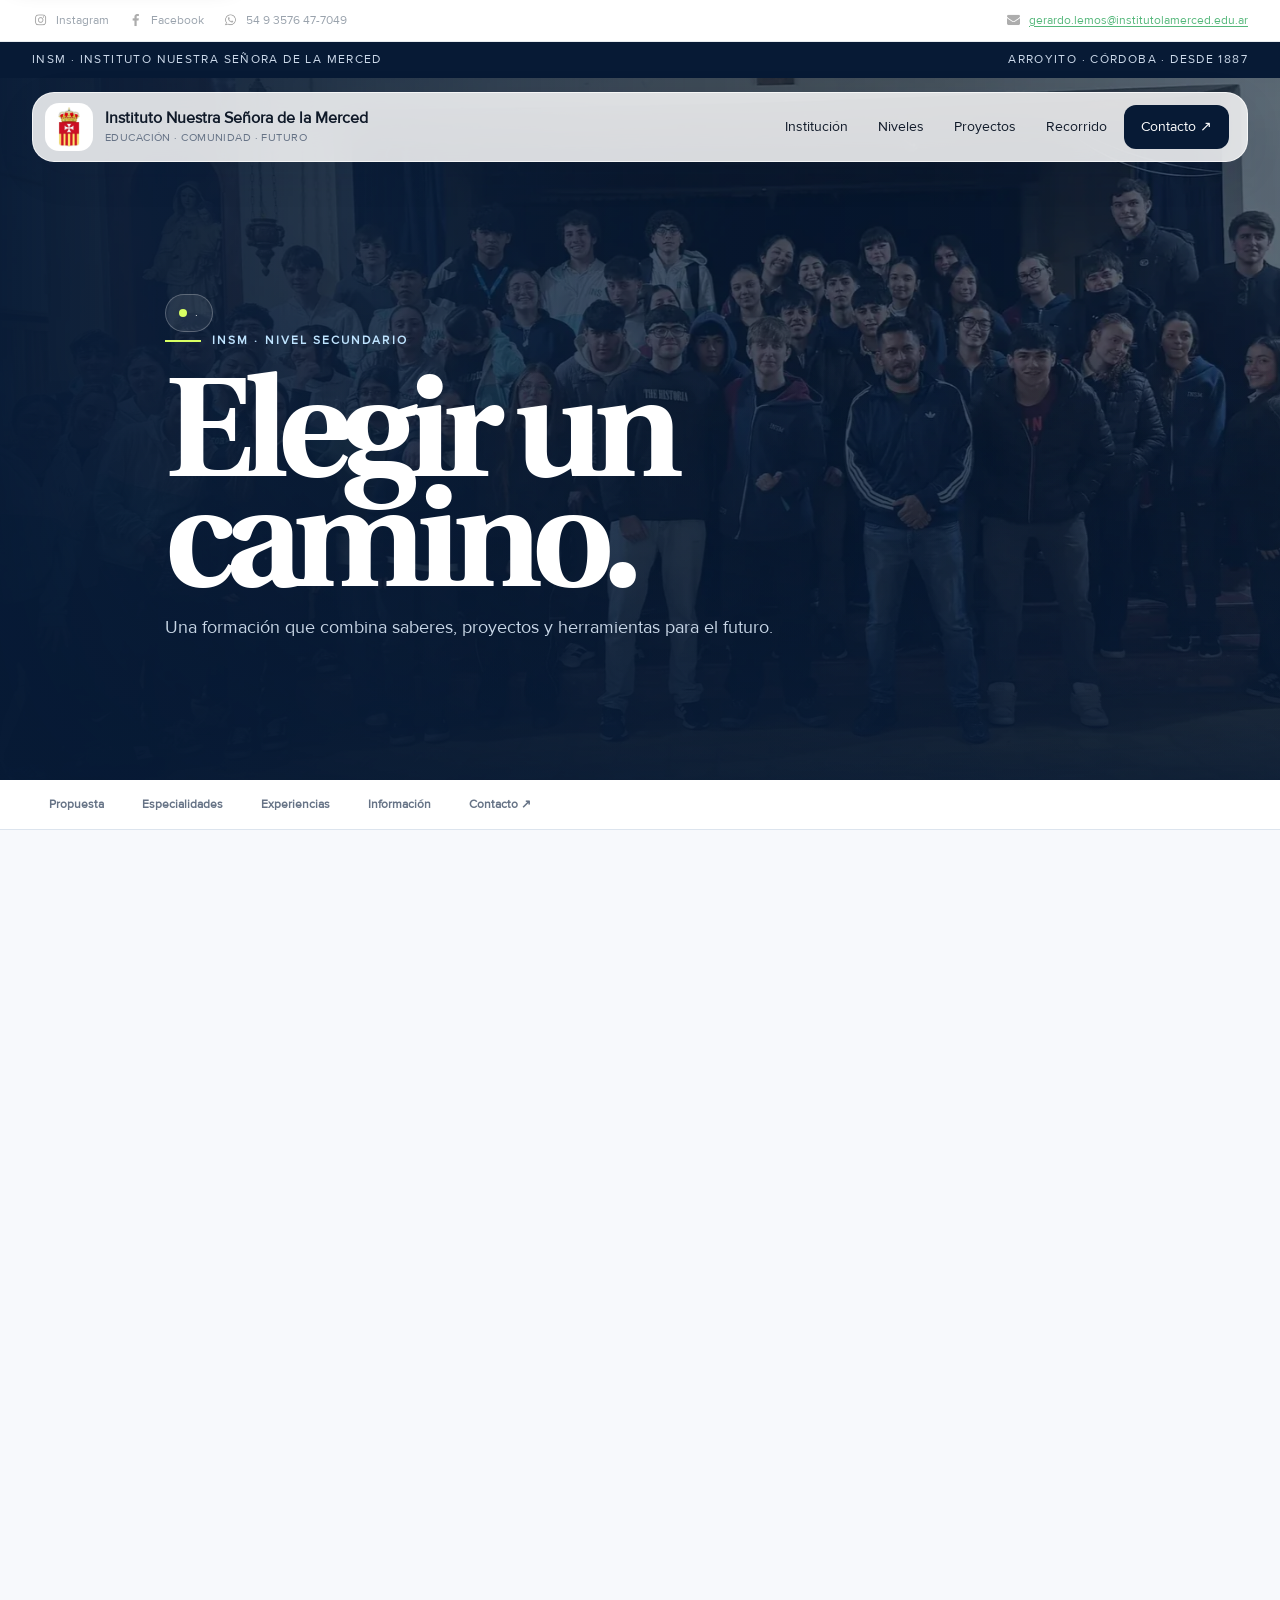
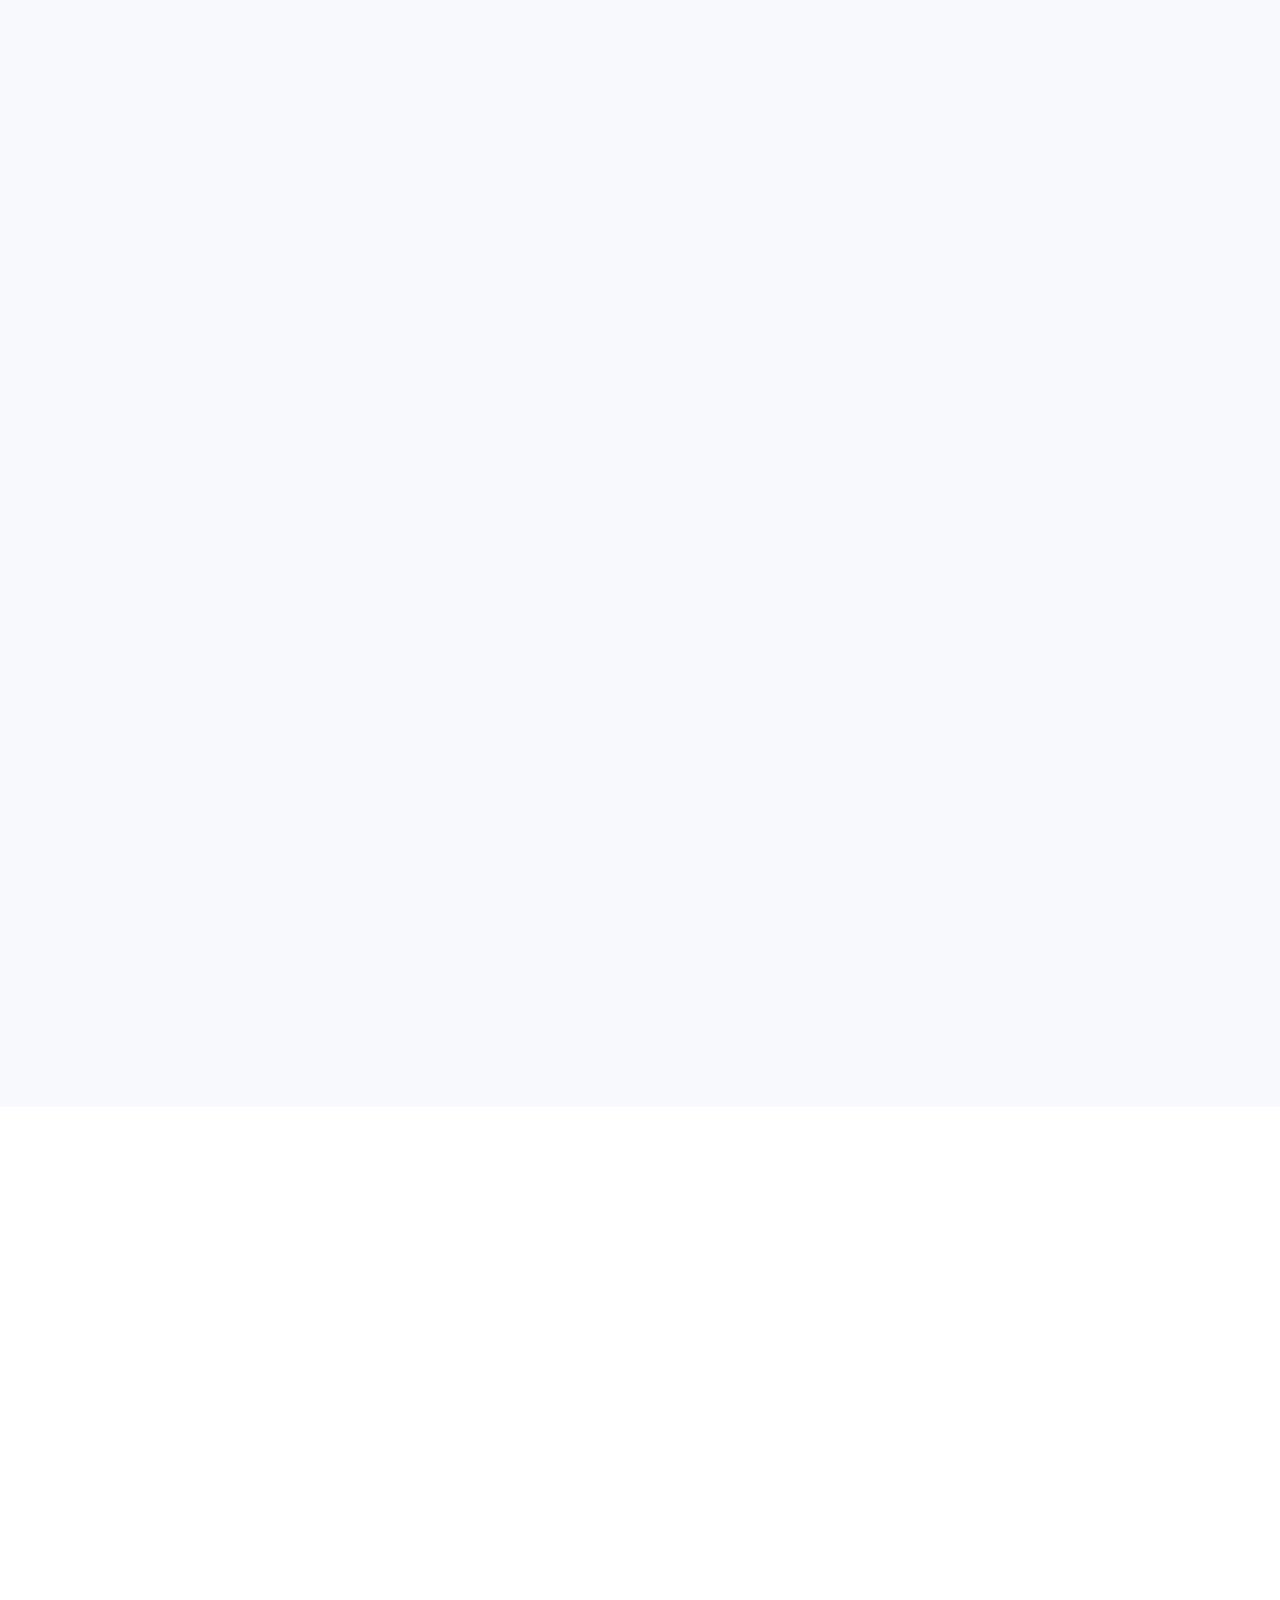
<file: NivelSecundario.html>
<!doctype html>
<!DOCTYPE html>

<html lang="es-AR">
<head>
<meta charset="utf-8"/>
<meta content="width=device-width, initial-scale=1" name="viewport"/>
<meta content="Instituto Nuestra Señora de la Merced" name="author"/>
<meta content="strict-origin-when-cross-origin" name="referrer"/>
<title>Nivel Secundario · INSM</title>
<meta content="Conocé el Nivel Secundario del Instituto Nuestra Señora de la Merced: orientaciones, proyectos, especialidades y comunidad educativa." name="description"/>
<link href="img/favicon.ico" rel="icon"/>
<link rel="preload" href="fonts/ProximaNova-Regular.woff2" as="font" type="font/woff2" crossorigin><link rel="preload" href="fonts/Heuristica-Bold.woff2" as="font" type="font/woff2" crossorigin><link href="modern.css" rel="stylesheet"/>
<meta content="index,follow,max-image-preview:large,max-snippet:-1,max-video-preview:-1" name="robots"/><link href="./NivelSecundario.html" rel="canonical"/><meta content="website" property="og:type"/><meta content="Nivel Secundario · INSM" property="og:title"><meta content="Conocé el Nivel Secundario del Instituto Nuestra Señora de la Merced: orientaciones, proyectos, especialidades y comunidad educativa." property="og:description"/><meta content="./NivelSecundario.html" property="og:url"/><meta content="INSM · Instituto Nuestra Señora de la Merced" property="og:site_name"/><meta content="summary_large_image" name="twitter:card"/><meta content="Nivel Secundario · INSM" name="twitter:title"/><meta content="Conocé el Nivel Secundario del Instituto Nuestra Señora de la Merced: orientaciones, proyectos, especialidades y comunidad educativa." name="twitter:description"/><meta content="light" name="color-scheme"/><meta content="#071a35" name="theme-color"/>
<link href="site.webmanifest" rel="manifest"/>

</meta><meta content="./img/secundario1.webp" property="og:image"/><meta content="./img/secundario1.webp" name="twitter:image"/><link as="image" fetchpriority="high" href="img/secundario1.webp" rel="preload"/><script type="application/ld+json">{"@context":"https://schema.org","@graph":[{"@type":"EducationalOrganization","@id":"./#organization","name":"Instituto Nuestra Señora de la Merced","alternateName":"INSM","url":"./","logo":"./img/logo.webp","description":"Instituto Nuestra Señora de la Merced de Arroyito, Córdoba: educación mercedaria, niveles educativos, proyectos, comunidad e inscripciones.","address":{"@type":"PostalAddress","streetAddress":"9 de Julio 465","addressLocality":"Arroyito","addressRegion":"Córdoba","postalCode":"2434","addressCountry":"AR"},"sameAs":["https://www.instagram.com/mercedariasarroyito/","https://www.facebook.com/estilomercedarioarroyito","https://www.youtube.com/@INSM.DIGITAL","https://www.tiktok.com/@insm.digital"]},{"@type":"WebSite","@id":"./#website","url":"./","name":"INSM · Instituto Nuestra Señora de la Merced","publisher":{"@id":"./#organization"},"inLanguage":"es-AR"},{"@type":"BreadcrumbList","itemListElement":[{"@type":"ListItem","position":1,"name":"Inicio","item":"./"},{"@type":"ListItem","position":2,"name":"Nivel Secundario","item":"./NivelSecundario.html"}]}]}</script></head>
<body><a class="skip-link" href="#contenido">Saltar al contenido principal</a>
<!-- BARRA SOCIAL Y DE CONTACTO -->
<div class="social-contact-bar">
<div class="container social-contact-shell">
<div class="social-group">
<a aria-label="Instagram" href="https://www.instagram.com/mercedariasarroyito/" rel="noopener" target="_blank"><img alt="Instagram" decoding="async" height="64" loading="lazy" src="img/social/instagram.webp" width="64"/>
<span>Instagram</span>
</a>
<a aria-label="Facebook" href="https://www.facebook.com/estilomercedarioarroyito" rel="noopener" target="_blank"><img alt="Facebook" decoding="async" height="64" loading="lazy" src="img/social/facebook.webp" width="64"/>
<span>Facebook</span>
</a>
<a aria-label="WhatsApp" href="https://wa.me/5493576477049" rel="noopener" target="_blank"><img alt="WhatsApp" decoding="async" height="64" loading="lazy" src="img/social/whatsapp.webp" width="64"/>
<span>54 9 3576 47-7049</span>
</a>
</div>
<div class="contact-group">
<a aria-label="Correo electrónico" href="mailto:gerardo.lemos@institutolamerced.edu.ar">
<img alt="Gmail" decoding="async" height="64" loading="lazy" src="img/social/gmail.webp" width="64"/>
<span>gerardo.lemos@institutolamerced.edu.ar</span>
</a>
</div>
</div>
</div>
<div class="progress"></div>

<!-- LÍNEA SUPERIOR -->
<div class="topline">
<div class="container">
<span>INSM · Instituto Nuestra Señora de la Merced</span>
<span>Arroyito · Córdoba · Desde 1887</span>
</div>
</div>
<!-- NAVEGACIÓN -->
<header class="site-nav">
<div class="container nav-shell">
<a class="brand" href="index.html">
<img alt="INSM" class="brand-mark" decoding="async" fetchpriority="high" height="1800" loading="eager" src="img/logo.webp" width="959"/>
<span class="brand-text">
                    Instituto Nuestra Señora de la Merced
                    <small>EDUCACIÓN · COMUNIDAD · FUTURO</small>
</span>
</a>
<nav aria-label="Navegación principal" class="nav-links">
<a href="NuestroColegio.html">Institución</a>
<a href="index.html#niveles">Niveles</a>
<a href="Proyectos.html">Proyectos</a>
<a href="index.html#recorrido">Recorrido</a>
<a class="nav-cta" href="Contacto.html">
                    Contacto ↗
                </a>
</nav>
<button aria-controls="mobileMenu" aria-expanded="false" aria-label="Abrir menú" class="menu-toggle" type="button">
                ☰
            </button>
</div>
</header>
<!-- MENÚ MOBILE -->
<div class="mobile-menu" id="mobileMenu">
<a href="NuestroColegio.html">Institución</a>
<a href="index.html#niveles">Niveles</a>
<a href="Proyectos.html">Proyectos</a>
<a href="index.html#recorrido">Recorrido</a>
<a href="Contacto.html">Contacto</a>
</div>
<main id="contenido">
<!-- HERO -->
<section class="page-hero">
<div class="page-hero-bg">
<img alt="Nivel Secundario" data-parallax="" decoding="async" fetchpriority="high" height="843" loading="eager" src="img/secundario2.webp" width="1500"/>
</div>
<div class="container page-hero-content">
<div class="hero-badge">
                    .
                </div>
<div class="eyebrow reveal">
                    INSM · Nivel Secundario
                </div>
<h1 class="reveal delay-1">
                    Elegir un camino.
                </h1>
<p class="reveal delay-2">
                    Una formación que combina saberes,
                    proyectos y herramientas para el futuro.
                </p>
</div>
</section>
<!-- NAVEGACIÓN DE SECCIONES -->
<nav aria-label="Navegación principal" class="section-nav">
<div class="container">
<a href="#propuesta">Propuesta</a>
<a href="#especialidades">Especialidades</a>
<a href="#experiencias">Experiencias</a>
<a href="#info">Información</a>
<a href="Contacto.html">Contacto ↗</a>
</div>
</nav>
<!-- PROPUESTA -->
<section class="section" id="propuesta">
<div class="container">
<div class="section-head reveal">
<div>
<div class="section-label">
                            La propuesta
                        </div>
<h2 class="display">
                            Aprender con <em>sentido.</em>
</h2>
</div>
<p class="section-intro">
                        El ciclo orientado permite profundizar en áreas
                        específicas, desarrollando competencias para el
                        futuro universitario y profesional.
                    </p>
</div>
<div class="feature-cards">
<article class="feature-card reveal">
<div class="big-num">01</div>
<h3>Informática</h3>
<p>
                            Programación, Robótica y Desarrollo de
                            Software para el mundo digital.
                        </p>
<a class="btn" href="#informatica">
                            Ver plan ↗
                        </a>
</article>
<article class="feature-card reveal delay-1">
<div class="big-num">02</div>
<h3>Humanidades</h3>
<p>
                            Ciencias Sociales, Comunicación y
                            Ciudadanía con pensamiento crítico.
                        </p>
<a class="btn" href="#humanidades">
                            Ver plan ↗
                        </a>
</article>
<article class="feature-card reveal delay-2">
<div class="big-num">03</div>
<h3>Proyecto personal</h3>
<p>
                            Experiencias que permiten investigar
                            intereses, producir y trabajar
                            colaborativamente.
                        </p>
</article>
</div>
</div>
</section>
<!-- ESPECIALIDADES -->
<section class="section white" id="especialidades">
<div class="container">
<div class="section-head">
<div>
<div class="section-label">
                            Nuestras especialidades
                        </div>
<h2 class="display">
                            Elegí tu <em>recorrido.</em>
</h2>
</div>
<p class="section-intro">
                        Dos orientaciones para profundizar intereses,
                        desarrollar nuevas herramientas y prepararte
                        para tus próximos desafíos.
                    </p>
</div>
<!-- INTRODUCCIÓN -->
<div class="level-intro">
<div class="level-intro-card">
<div class="section-label">
                            Tu elección
                        </div>
<h3>
                            Informática o Humanidades.
                        </h3>
<p>
                            Conocé las materias de cada año, distinguí
                            los espacios propios de cada orientación y
                            descargá el plan de estudios completo.
                        </p>
</div>
<div class="level-stat-card">
<strong>2</strong>
<span>
                            especialidades para elegir
                        </span>
</div>
</div>
<!-- INFORMÁTICA -->
<div class="specialty-card" id="informatica">
<div class="specialty-top">
<div>
<div class="section-label">
                                Especialidad 01 · Tecnología
                            </div>
<h3>
                                Informática.
                            </h3>
<p>
                                Programación, robótica, desarrollo de
                                software, sistemas digitales y
                                comunicación audiovisual.
                            </p>
</div>
<a class="btn" download="" href="info/Plan-Informatica.pdf">
                            Descargar plan PDF ↓
                        </a>
</div>
<div class="year-grid">
<!-- 4º INFORMÁTICA -->
<article class="year-card">
<div class="year">4º</div>
<div class="subject-list">
<span class="subject">Matemática</span>
<span class="subject">Lengua y Literatura</span>
<span class="subject">Biología</span>
<span class="subject">Geografía</span>
<span class="subject">Historia</span>
<span class="subject">Inglés</span>
<span class="subject">Artes Visuales</span>
<span class="subject">Educación Física</span>
<span class="subject">
                                    Formación para la Vida y el Trabajo
                                </span>
<span class="subject major">
                                    Sistemas Digitales de Información
                                </span>
<span class="subject major">
                                    Técnicas y Lenguajes de Programación
                                </span>
<span class="subject">
                                    Educación Religiosa Escolar
                                </span>
</div>
</article>
<!-- 5º INFORMÁTICA -->
<article class="year-card">
<div class="year">5º</div>
<div class="subject-list">
<span class="subject">Matemática</span>
<span class="subject">Lengua y Literatura</span>
<span class="subject">Física</span>
<span class="subject">Geografía</span>
<span class="subject">Historia</span>
<span class="subject">Inglés</span>
<span class="subject">Música</span>
<span class="subject">Psicología</span>
<span class="subject">Educación Física</span>
<span class="subject major">
                                    Sistemas Digitales de Información
                                </span>
<span class="subject major">
                                    Comunicación Audiovisual
                                </span>
<span class="subject major">
                                    Desarrollo de Soluciones Informáticas
                                </span>
<span class="subject major">
                                    Robótica y Sistemas de Control Computarizados
                                </span>
<span class="subject">
                                    Educación Religiosa Escolar
                                </span>
</div>
</article>
<!-- 6º INFORMÁTICA -->
<article class="year-card">
<div class="year">6º</div>
<div class="subject-list">
<span class="subject">Matemática</span>
<span class="subject">Lengua y Literatura</span>
<span class="subject">Química</span>
<span class="subject">Geografía</span>
<span class="subject">Historia</span>
<span class="subject">Inglés</span>
<span class="subject">Teatro</span>
<span class="subject">Ciudadanía y Política</span>
<span class="subject">Filosofía</span>
<span class="subject">Educación Física</span>
<span class="subject major">
                                    Desarrollo de Soluciones Informáticas
                                </span>
<span class="subject major">
                                    Aplicaciones Informáticas
                                </span>
<span class="subject major">
                                    Informática Aplicada
                                </span>
<span class="subject">
                                    Educación Religiosa Escolar
                                </span>
</div>
</article>
</div>
<div class="specialty-footer">
<strong>Espacios específicos:</strong>

                        Sistemas Digitales de Información ·
                        Técnicas y Lenguajes de Programación ·
                        Desarrollo de Soluciones Informáticas ·
                        Robótica y Sistemas de Control Computarizados ·
                        Informática Aplicada ·
                        Aplicaciones Informáticas ·
                        Comunicación Audiovisual.

                    </div>
</div>
<!-- HUMANIDADES -->
<div class="specialty-card" id="humanidades">
<div class="specialty-top">
<div>
<div class="section-label">
                                Especialidad 02 · Ciencias Sociales
                            </div>
<h3>
                                Humanidades.
                            </h3>
<p>
                                Ciencias sociales, comunicación,
                                ciudadanía y pensamiento crítico para
                                comprender la realidad y participar
                                en ella.
                            </p>
</div>
<a class="btn" download="" href="info/Plan de Estudios - Ciencias Sociales y Humanidades.pdf">
                            Descargar plan PDF ↓
                        </a>
</div>
<div class="year-grid">
<!-- 4º HUMANIDADES -->
<article class="year-card">
<div class="year">4º</div>
<div class="subject-list">
<span class="subject">Matemática</span>
<span class="subject">Lengua y Literatura</span>
<span class="subject">Biología</span>
<span class="subject">Geografía</span>
<span class="subject">Historia</span>
<span class="subject">Inglés</span>
<span class="subject">Artes Visuales</span>
<span class="subject">Educación Física</span>
<span class="subject">
                                    Formación para la Vida y el Trabajo
                                </span>
<span class="subject major">
                                    Antropología Social y Cultural
                                </span>
<span class="subject major">
                                    Tecnologías de la Información y la Comunicación
                                </span>
<span class="subject major">
                                    Sociedad, Cultura y Comunicación
                                </span>
</div>
</article>
<!-- 5º HUMANIDADES -->
<article class="year-card">
<div class="year">5º</div>
<div class="subject-list">
<span class="subject">Matemática</span>
<span class="subject">Lengua y Literatura</span>
<span class="subject">Física</span>
<span class="subject">Geografía</span>
<span class="subject">Historia</span>
<span class="subject">Inglés</span>
<span class="subject">Música</span>
<span class="subject">Psicología</span>
<span class="subject">Educación Física</span>
<span class="subject">
                                    Formación para la Vida y el Trabajo
                                </span>
<span class="subject major">
                                    Sociología
                                </span>
<span class="subject major">
                                    Metodología
                                </span>
<span class="subject">
                                    Educación Religiosa Escolar
                                </span>
</div>
</article>
<!-- 6º HUMANIDADES -->
<article class="year-card">
<div class="year">6º</div>
<div class="subject-list">
<span class="subject">Matemática</span>
<span class="subject">Lengua y Literatura</span>
<span class="subject">Química</span>
<span class="subject">Geografía</span>
<span class="subject">Historia</span>
<span class="subject">Inglés</span>
<span class="subject">Teatro</span>
<span class="subject">Ciudadanía y Política</span>
<span class="subject">Filosofía</span>
<span class="subject">Educación Física</span>
<span class="subject">
                                    Formación para la Vida y el Trabajo
                                </span>
<span class="subject major">
                                    Economía Política
                                </span>
<span class="subject major">
                                    Sociedad, Cultura y Comunicación
                                </span>
<span class="subject">
                                    Educación Religiosa Escolar
                                </span>
</div>
</article>
</div>
<div class="specialty-footer">
<strong>Espacios específicos:</strong>

                        Antropología Social y Cultural ·
                        Sociología ·
                        Economía Política ·
                        Tecnologías de la Información y la Comunicación ·
                        Sociedad, Cultura y Comunicación ·
                        Metodología.

                    </div>
</div>
</div>
</section>
<!-- EXPERIENCIAS -->
<section class="section" id="experiencias">
<div class="container content-grid">
<aside class="content-sticky">
<div class="section-label">
                        Experiencia INSM
                    </div>
<h2>
                        Más allá del <em>aula.</em>
</h2>
</aside>
<div class="content-body reveal">
<h3>
                        Una formación para pensar, crear y decidir.
                    </h3>
<p>
                        El Nivel Secundario acompaña una etapa de mayor
                        autonomía y profundización. La propuesta integra
                        formación general con orientaciones que permiten
                        construir recorridos diferentes.
                    </p>
<h3>
                        Áreas curriculares
                    </h3>
<p>
                        Lengua y Literatura · Matemática · Ciencias
                        Naturales · Ciencias Sociales · Inglés ·
                        Educación Física · Artes Visuales · Música ·
                        Tecnologías · Religión y ESI.
                    </p>
<h3>
                        Inglés por niveles
                    </h3>
<p>
                        Los alumnos son agrupados según su conocimiento
                        y manejo real de la lengua, permitiendo un avance
                        más efectivo y personalizado.
                    </p>
</div>
</div>
</section>
<!-- VIDA INSTITUCIONAL -->
<section class="split-image">
<div class="photo" style="background-image:url('img/6ayb2026.webp')"></div>
<div class="content">
<div class="section-label">
                    Vida institucional
                </div>
<h3>
                    Una comunidad que <em>acompaña.</em>
</h3>
<p>
                    La experiencia educativa también se construye en
                    actividades, encuentros, proyectos y momentos
                    compartidos.
                </p>
<div class="pill-row">
<span class="pill">Comunidad</span>
<span class="pill">Proyectos</span>
<span class="pill">Arte</span>
<span class="pill">Deporte</span>
<span class="pill">Convivencia</span>
</div>
</div>
</section>
<!-- INFORMACIÓN -->
<section class="section white" id="info">
<div class="container">
<div class="section-head">
<div>
<div class="section-label">
                            Información
                        </div>
<h2 class="display">
                            Todo lo que necesitás <em>saber.</em>
</h2>
</div>
</div>
<div class="content-body">
<h3>
                        Bienvenida del director
                    </h3>
<p>
                        El Nivel Secundario es un tiempo emocionante y
                        enriquecedor. Acompañamos a los alumnos para
                        convertirse en jóvenes innovadores, dinámicos,
                        flexibles y resilientes, equipados para los
                        desafíos del siglo XXI.
                    </p>
<p>
<strong>Gerardo Lemos</strong>
</p>
<h3>
                        Uniforme escolar
                    </h3>
<p>
<strong>Mujeres:</strong>
                        pollera gris largo a la rodilla, remera de piqué
                        con escudo bordado, pullover escote en V azul
                        bordado, abrigo azul, zapatos negros o zapatillas
                        lisas y cabello recogido con cinta azul.
                    </p>
<p>
<strong>Varones:</strong>
                        pantalón gris de vestir, remera de piqué con
                        escudo bordado, pullover escote en V azul
                        bordado, abrigo azul, medias azules y zapatos
                        negros.
                    </p>
<p>
<strong>Gimnasia:</strong>
                        joggin gris, remera oficial, buzo gris con
                        escudo, zapatillas deportivas y bolsa de higiene
                        completa.
                    </p>
<h3>
                        Requerimientos de inscripción
                    </h3>
<p>
                        Fotocopia del DNI del alumno y padres/tutores ·
                        Partida de nacimiento actualizada · Certificado
                        de estudios del nivel anterior o constancia de
                        alumno regular · Ficha de salud completada y
                        firmada por un médico · Informe de libre deuda
                        si proviene de gestión privada.
                    </p>
<h3>
                        Documentación institucional
                    </h3>
<p>
                        Podés consultar el Acuerdo Escolar de Convivencia,
                        la reglamentación escolar y los acuerdos sobre
                        evaluación y uso del celular.
                    </p>
<div class="pill-row">
<a class="pill" download="" href="info/A. E. C. 2025.pdf">
                            AEC 2025 ↓
                        </a>
<a class="pill" download="" href="info/Normas Uso Del Celular.pdf">
                            Uso del celular ↓
                        </a>
<a class="pill" download="" href="info/Acuerdos-Evaluacion-2025.pdf">
                            Evaluación formativa ↓
                        </a>
</div>
</div>
</div>
</section>
<!-- CONTACTO -->
<section class="cta">
<div class="container cta-grid">
<div>
<div class="section-label">
                        ¿Querés consultar?
                    </div>
<h2>
                        Hablemos.
                    </h2>
</div>
<div>
<p>
                        Para consultas, inscripción o información
                        institucional, podés comunicarte con el INSM.
                    </p>
<a class="btn" href="Contacto.html">
                        Contacto ↗
                    </a>
</div>
</div>
</section>
</main>
<!-- FOOTER -->
<footer class="footer">
<div class="container footer-grid">
<div>
<div class="footer-brand">
                    INSM
                </div>
<p>
                    Instituto Nuestra Señora de la Merced.<br/>
                    9 de Julio 465 · Arroyito, Córdoba.
                </p>
</div>
<div>
<h3>Niveles</h3>
<a href="NivelInicial.html">Inicial</a>
<a href="NivelPrimario.html">Primario</a>
<a href="NivelSecundario.html">Secundario</a>
<a href="NivelTerciario.html">Superior</a>
</div>
<div>
<h3>Explorar</h3>
<a href="NuestroColegio.html">
                    Nuestra institución
                </a>
<a href="Proyectos.html">
                    Proyectos
                </a>
<a href="Contacto.html">
                    Contacto
                </a>
</div>
<div>
<h3>Comunidad</h3>
<a href="https://www.instagram.com/mercedariasarroyito/" rel="noopener" target="_blank">
                    Instagram ↗
                </a>
<a href="https://www.youtube.com/@INSM.DIGITAL" rel="noopener" target="_blank">
                    YouTube ↗
                </a>
<a href="https://www.tiktok.com/@insm.digital" rel="noopener" target="_blank">
                    TikTok ↗
                </a>
</div>
</div>
<div class="container footer-bottom">
<span>
                © INSM · Instituto Nuestra Señora de la Merced
            </span>
<span>
                Educación · Comunidad · Futuro
            </span>
</div>
</footer>
<script src="site.js"></script>
</body>
</html>
</file>
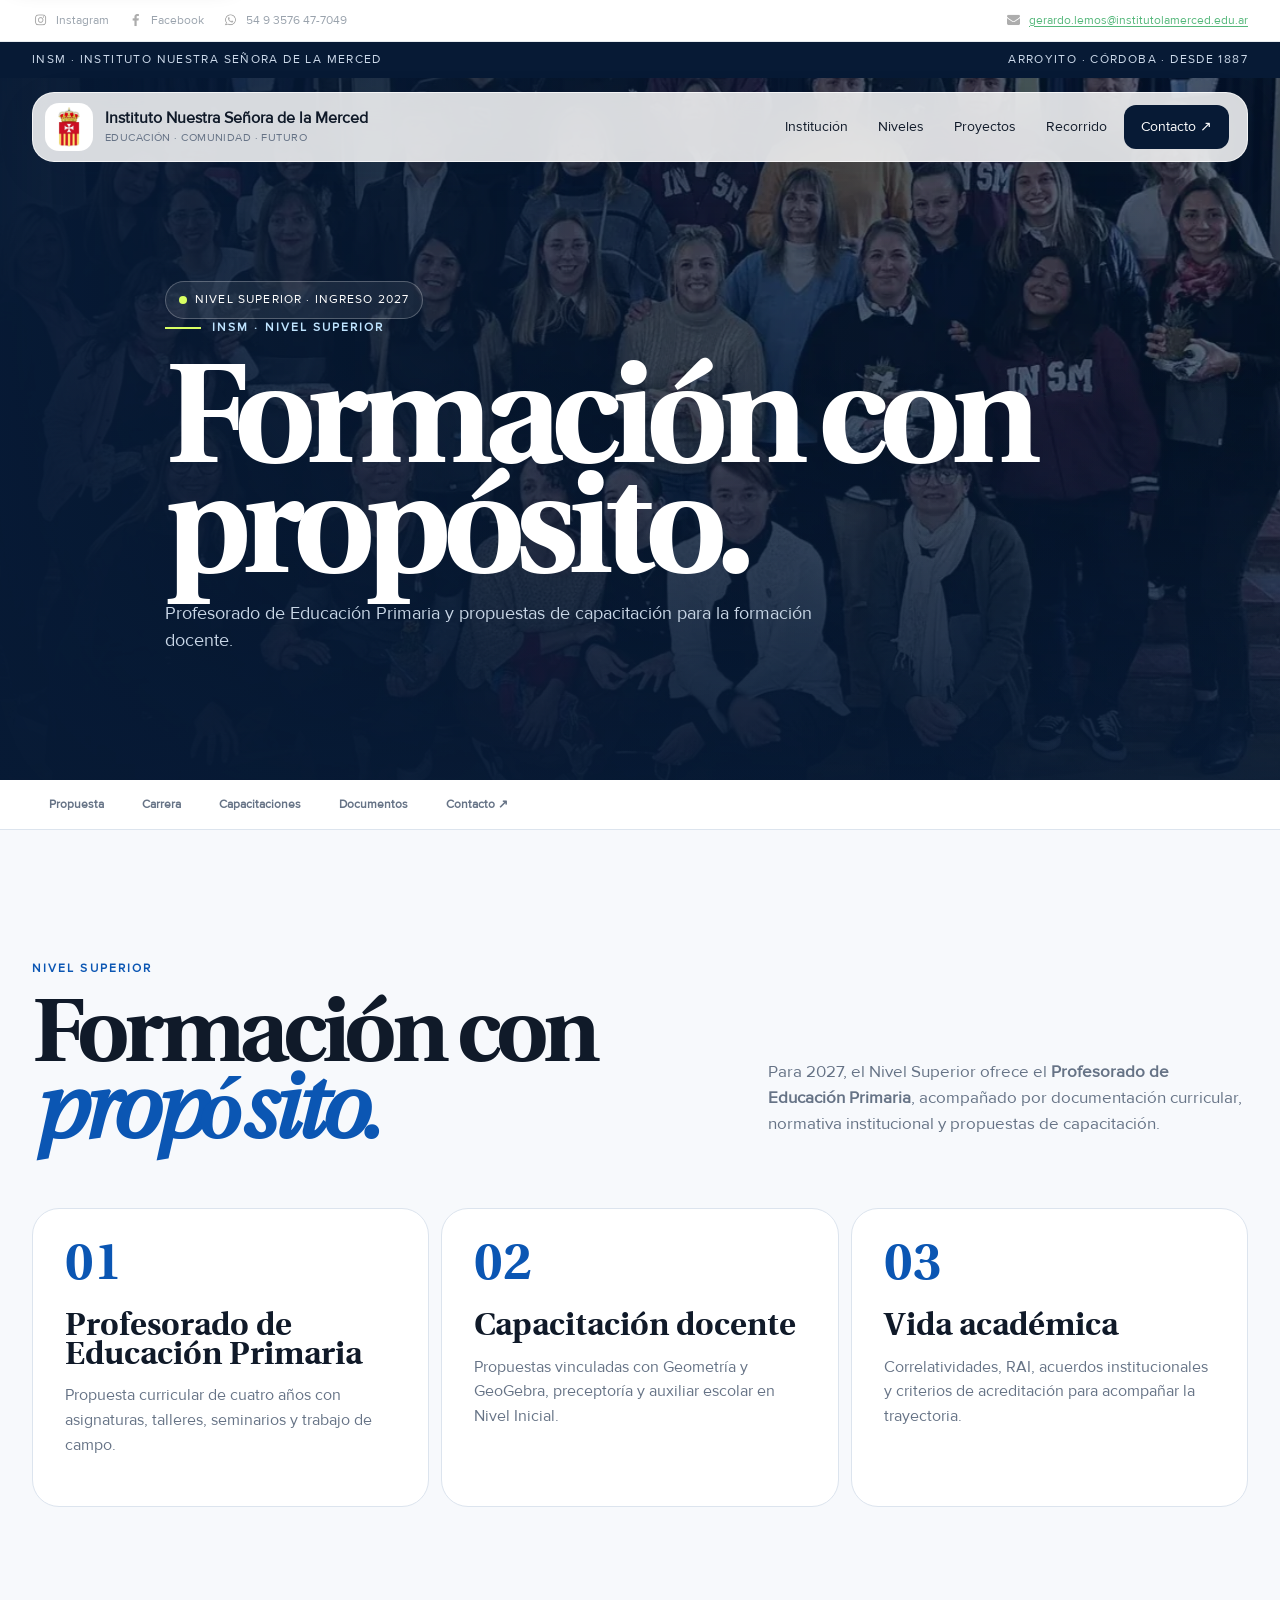
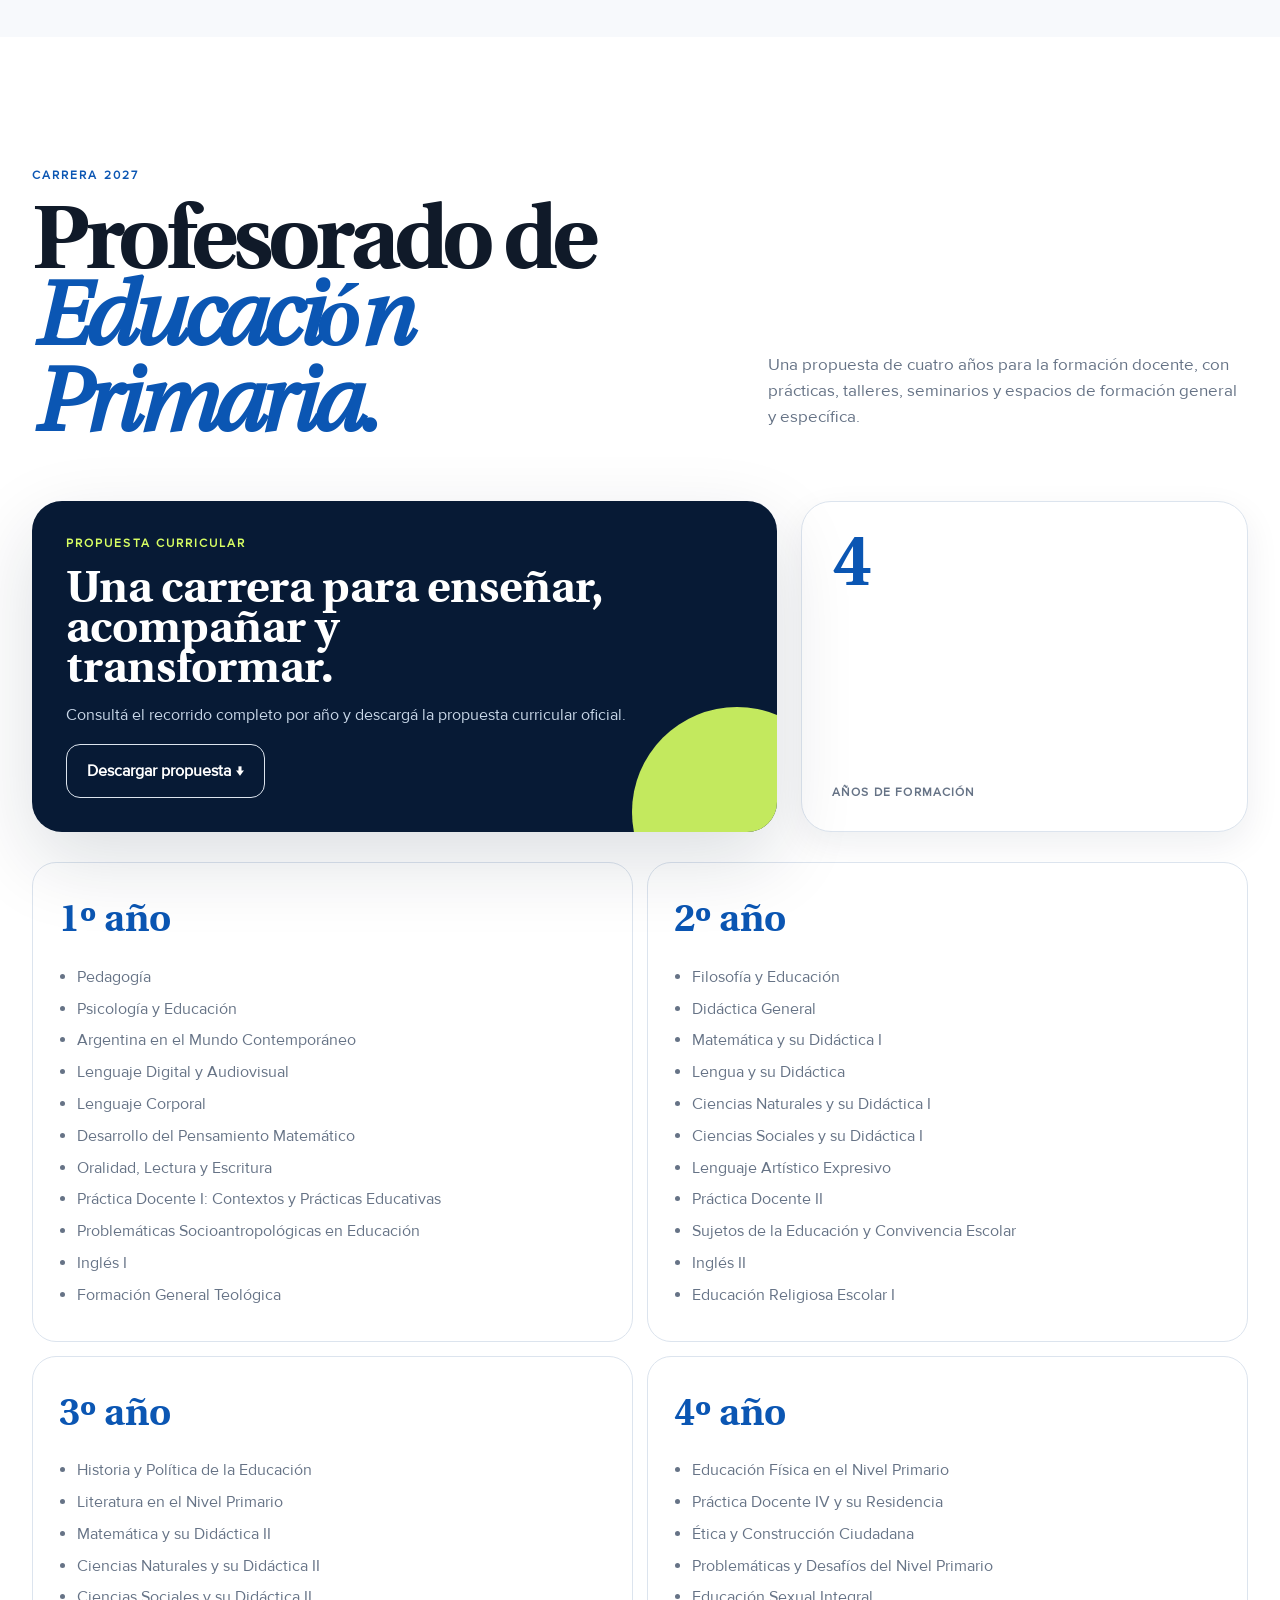
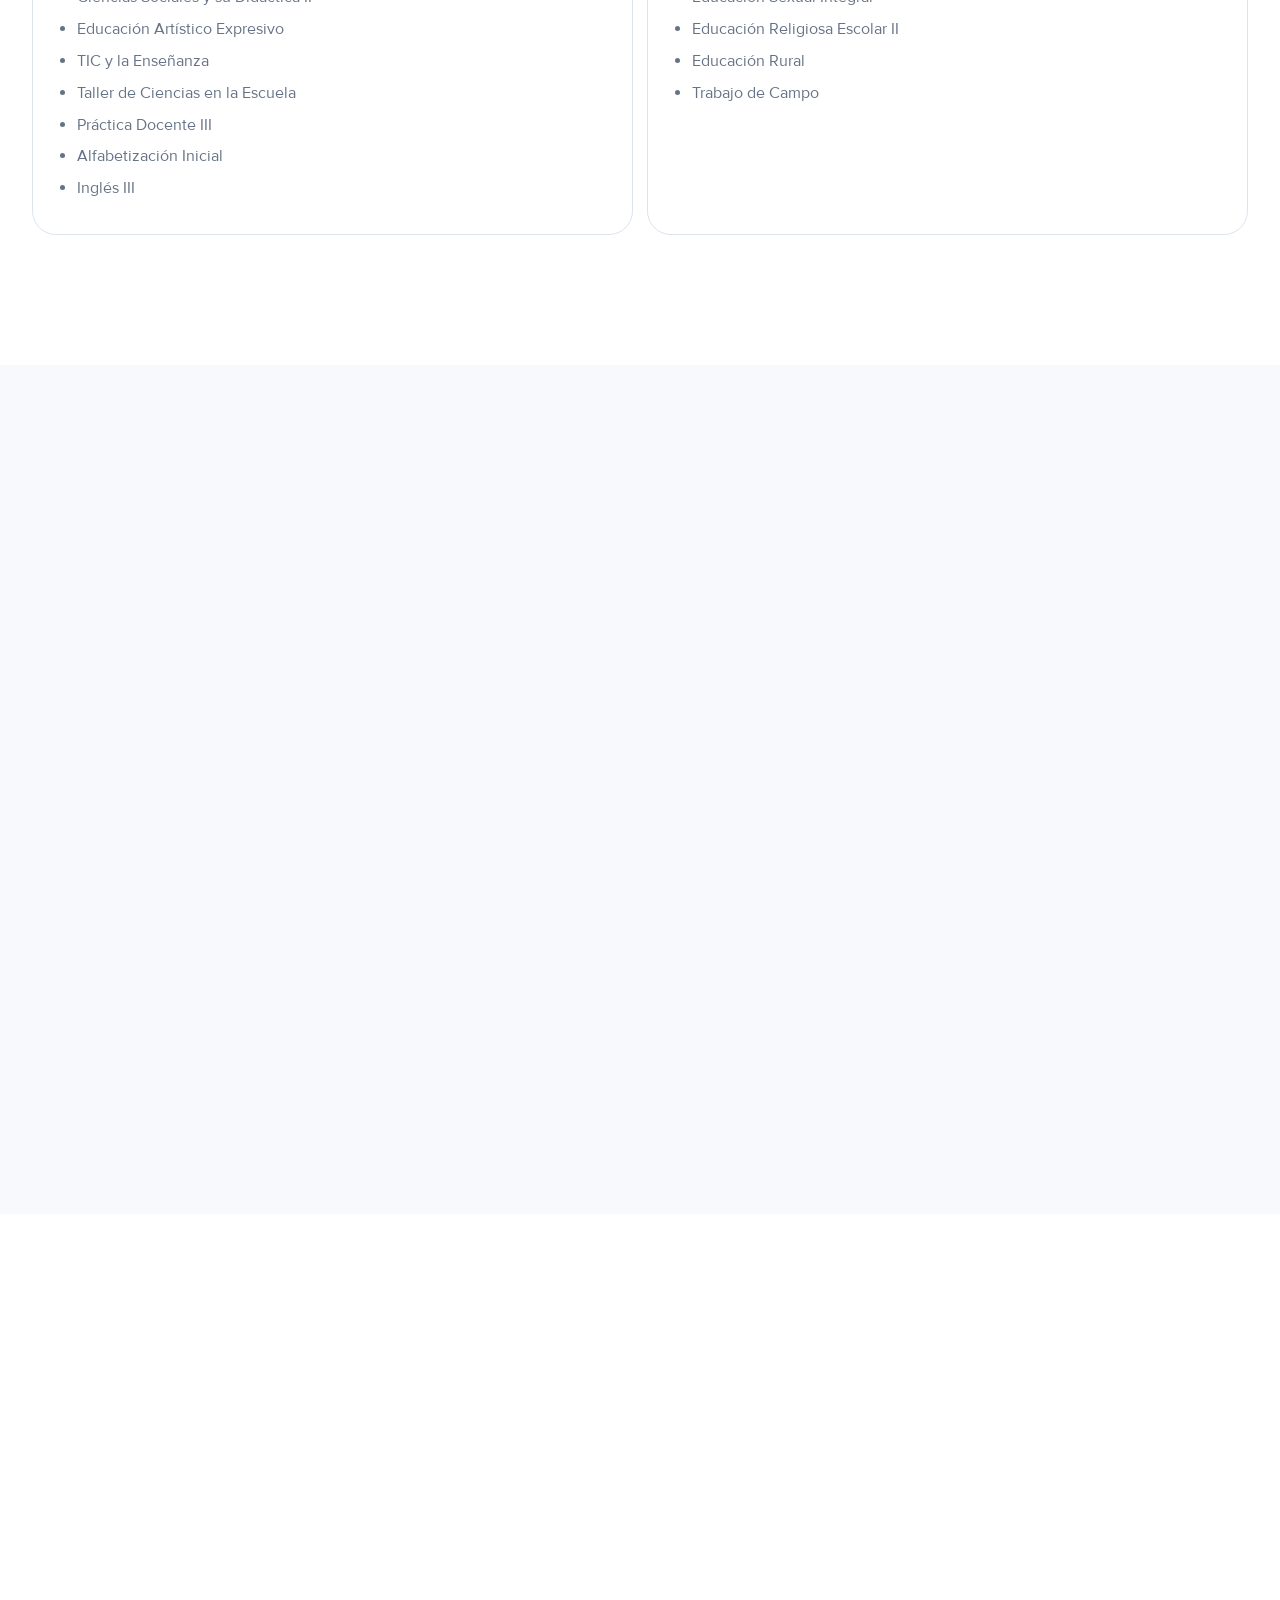
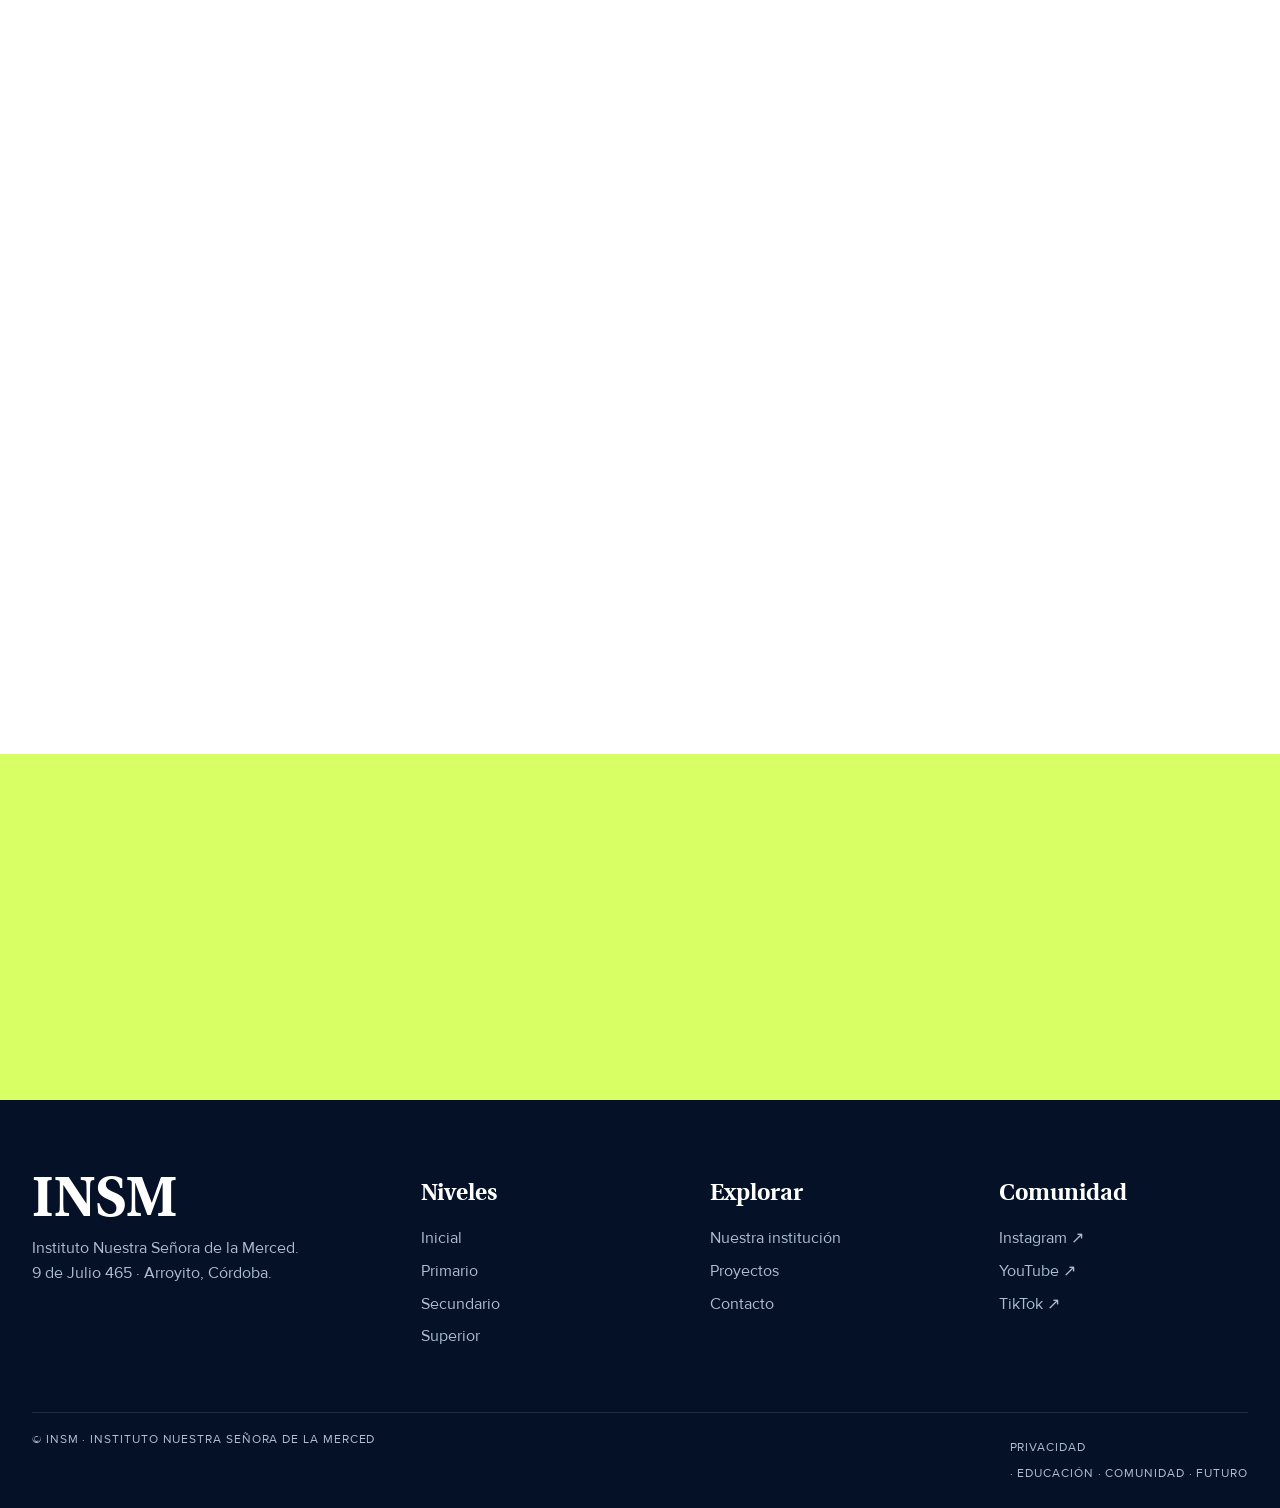
<file: NivelTerciario.html>
<!doctype html>
<!DOCTYPE html>

<!DOCTYPE html>

<html lang="es-AR"><head><meta charset="utf-8"/><meta content="width=device-width,initial-scale=1" name="viewport"/><meta content="Instituto Nuestra Señora de la Merced" name="author"/><meta content="strict-origin-when-cross-origin" name="referrer"/><title>Nivel Superior · INSM</title><meta content="Conocé el Nivel Superior del Instituto Nuestra Señora de la Merced de Arroyito y su propuesta de formación profesional." name="description"/><link href="img/favicon.ico" rel="icon"/><link rel="preload" href="fonts/ProximaNova-Regular.woff2" as="font" type="font/woff2" crossorigin><link rel="preload" href="fonts/Heuristica-Bold.woff2" as="font" type="font/woff2" crossorigin><link href="modern.css" rel="stylesheet"/><meta content="index,follow,max-image-preview:large,max-snippet:-1,max-video-preview:-1" name="robots"/><link href="./NivelTerciario.html" rel="canonical"/><meta content="website" property="og:type"/><meta content="Nivel Superior · INSM" property="og:title"/><meta content="Conocé el Nivel Superior del Instituto Nuestra Señora de la Merced de Arroyito y su propuesta de formación profesional." property="og:description"><meta content="./NivelTerciario.html" property="og:url"/><meta content="INSM · Instituto Nuestra Señora de la Merced" property="og:site_name"/><meta content="summary_large_image" name="twitter:card"/><meta content="Nivel Superior · INSM" name="twitter:title"/><meta content="Conocé el Nivel Superior del Instituto Nuestra Señora de la Merced de Arroyito y su propuesta de formación profesional." name="twitter:description"/><meta content="light" name="color-scheme"/><meta content="#071a35" name="theme-color"/>
<link href="site.webmanifest" rel="manifest"/>

</meta><meta content="./img/DIA%20del%20profesor.webp" property="og:image"/><meta content="./img/DIA%20del%20profesor.webp" name="twitter:image"/><link as="image" fetchpriority="high" href="img/DIA del profesor.webp" rel="preload"/><script type="application/ld+json">{"@context":"https://schema.org","@graph":[{"@type":"EducationalOrganization","@id":"./#organization","name":"Instituto Nuestra Señora de la Merced","alternateName":"INSM","url":"./","logo":"./img/logo.webp","description":"Instituto Nuestra Señora de la Merced de Arroyito, Córdoba: educación mercedaria, niveles educativos, proyectos, comunidad e inscripciones.","address":{"@type":"PostalAddress","streetAddress":"9 de Julio 465","addressLocality":"Arroyito","addressRegion":"Córdoba","postalCode":"2434","addressCountry":"AR"},"sameAs":["https://www.instagram.com/mercedariasarroyito/","https://www.facebook.com/estilomercedarioarroyito","https://www.youtube.com/@INSM.DIGITAL","https://www.tiktok.com/@insm.digital"],"email":"gerardo.lemos@institutolamerced.edu.ar","telephone":"+54 3576 477049","contactPoint":{"@type":"ContactPoint","contactType":"school information","email":"gerardo.lemos@institutolamerced.edu.ar","telephone":"+54 3576 477049","areaServed":"AR","availableLanguage":"es"}},{"@type":"WebSite","@id":"./#website","url":"./","name":"INSM · Instituto Nuestra Señora de la Merced","publisher":{"@id":"./#organization"},"inLanguage":"es-AR"},{"@type":"BreadcrumbList","itemListElement":[{"@type":"ListItem","position":1,"name":"Inicio","item":"./"},{"@type":"ListItem","position":2,"name":"Nivel Superior","item":"./NivelTerciario.html"}]}]}</script></head><body><a class="skip-link" href="#contenido">Saltar al contenido principal</a><div class="social-contact-bar"><div class="container social-contact-shell"><div class="social-group"><a aria-label="Instagram" href="https://www.instagram.com/mercedariasarroyito/" rel="noopener" target="_blank"><img alt="Instagram" decoding="async" height="64" loading="lazy" src="img/social/instagram.webp" width="64"/> <span>Instagram</span></a><a aria-label="Facebook" href="https://www.facebook.com/estilomercedarioarroyito" rel="noopener" target="_blank"><img alt="Facebook" decoding="async" height="64" loading="lazy" src="img/social/facebook.webp" width="64"/> <span>Facebook</span></a><a aria-label="WhatsApp" href="https://wa.me/5493576477049" rel="noopener" target="_blank"><img alt="WhatsApp" decoding="async" height="64" loading="lazy" src="img/social/whatsapp.webp" width="64"/> <span>54 9 3576 47-7049</span></a></div><div class="contact-group"><a aria-label="Correo electrónico" href="mailto:gerardo.lemos@institutolamerced.edu.ar"><img alt="Gmail" decoding="async" height="64" loading="lazy" src="img/social/gmail.webp" width="64"/> <span>gerardo.lemos@institutolamerced.edu.ar</span></a></div></div></div><div class="progress"></div><div class="topline"><div class="container"><span>INSM · Instituto Nuestra Señora de la Merced</span><span>Arroyito · Córdoba · Desde 1887</span></div></div><header class="site-nav"><div class="container nav-shell"><a class="brand" href="index.html"><img alt="INSM" class="brand-mark" decoding="async" fetchpriority="high" height="1800" loading="eager" src="img/logo.webp" width="959"/><span class="brand-text">Instituto Nuestra Señora de la Merced<small>EDUCACIÓN · COMUNIDAD · FUTURO</small></span></a><nav aria-label="Navegación principal" class="nav-links"><a href="NuestroColegio.html">Institución</a><a href="index.html#niveles">Niveles</a><a href="Proyectos.html">Proyectos</a><a href="index.html#recorrido">Recorrido</a><a class="nav-cta" href="Contacto.html">Contacto ↗</a></nav><button aria-controls="mobileMenu" aria-expanded="false" aria-label="Abrir menú" class="menu-toggle" type="button">☰</button></div></header><div class="mobile-menu" id="mobileMenu"><a href="NuestroColegio.html">Institución</a><a href="index.html#niveles">Niveles</a><a href="Proyectos.html">Proyectos</a><a href="index.html#recorrido">Recorrido</a><a href="Contacto.html">Contacto</a></div><main id="contenido">
<section class="page-hero"><div class="page-hero-bg"><img alt="Nivel Superior" data-parallax="" decoding="async" fetchpriority="high" height="824" loading="eager" src="img/DIA del profesor.webp" width="1139"/></div><div class="container page-hero-content"><div class="hero-badge">Nivel Superior · Ingreso 2027</div><div class="eyebrow reveal">INSM · Nivel Superior</div><h1 class="reveal delay-1">Formación con propósito.</h1><p class="reveal delay-2">Profesorado de Educación Primaria y propuestas de capacitación para la formación docente.</p></div></section>
<nav aria-label="Navegación principal" class="section-nav"><div class="container"><a href="#propuesta">Propuesta</a><a href="#carrera">Carrera</a><a href="#capacitaciones">Capacitaciones</a><a href="#documentos">Documentos</a><a href="Contacto.html">Contacto ↗</a></div></nav>
<section class="section" id="propuesta"><div class="container"><div class="section-head reveal"><div><div class="section-label">Nivel Superior</div><h2 class="display">Formación con <em>propósito.</em></h2></div><p class="section-intro">Para 2027, el Nivel Superior ofrece el <strong>Profesorado de Educación Primaria</strong>, acompañado por documentación curricular, normativa institucional y propuestas de capacitación.</p></div><div class="feature-cards"><article class="feature-card reveal"><div class="big-num">01</div><h3>Profesorado de Educación Primaria</h3><p>Propuesta curricular de cuatro años con asignaturas, talleres, seminarios y trabajo de campo.</p></article><article class="feature-card reveal delay-1"><div class="big-num">02</div><h3>Capacitación docente</h3><p>Propuestas vinculadas con Geometría y GeoGebra, preceptoría y auxiliar escolar en Nivel Inicial.</p></article><article class="feature-card reveal delay-2"><div class="big-num">03</div><h3>Vida académica</h3><p>Correlatividades, RAI, acuerdos institucionales y criterios de acreditación para acompañar la trayectoria.</p></article></div></div></section>
<section class="section white" id="carrera"><div class="container"><div class="section-head"><div><div class="section-label">Carrera 2027</div><h2 class="display">Profesorado de <em>Educación Primaria.</em></h2></div><p class="section-intro">Una propuesta de cuatro años para la formación docente, con prácticas, talleres, seminarios y espacios de formación general y específica.</p></div><div class="level-intro"><div class="level-intro-card"><div class="section-label">Propuesta curricular</div><h3>Una carrera para enseñar, acompañar y transformar.</h3><p>Consultá el recorrido completo por año y descargá la propuesta curricular oficial.</p><a class="btn" download="" href="codigo-otros/terciario/Propuesta_Curricular.pdf">Descargar propuesta ↓</a></div><div class="level-stat-card"><strong>4</strong><span>años de formación</span></div></div><div class="academic-years"><article class="academic-year"><h3>1º año</h3><ul><li>Pedagogía</li><li>Psicología y Educación</li><li>Argentina en el Mundo Contemporáneo</li><li>Lenguaje Digital y Audiovisual</li><li>Lenguaje Corporal</li><li>Desarrollo del Pensamiento Matemático</li><li>Oralidad, Lectura y Escritura</li><li>Práctica Docente I: Contextos y Prácticas Educativas</li><li>Problemáticas Socioantropológicas en Educación</li><li>Inglés I</li><li>Formación General Teológica</li></ul></article><article class="academic-year"><h3>2º año</h3><ul><li>Filosofía y Educación</li><li>Didáctica General</li><li>Matemática y su Didáctica I</li><li>Lengua y su Didáctica</li><li>Ciencias Naturales y su Didáctica I</li><li>Ciencias Sociales y su Didáctica I</li><li>Lenguaje Artístico Expresivo</li><li>Práctica Docente II</li><li>Sujetos de la Educación y Convivencia Escolar</li><li>Inglés II</li><li>Educación Religiosa Escolar I</li></ul></article><article class="academic-year"><h3>3º año</h3><ul><li>Historia y Política de la Educación</li><li>Literatura en el Nivel Primario</li><li>Matemática y su Didáctica II</li><li>Ciencias Naturales y su Didáctica II</li><li>Ciencias Sociales y su Didáctica II</li><li>Educación Artístico Expresivo</li><li>TIC y la Enseñanza</li><li>Taller de Ciencias en la Escuela</li><li>Práctica Docente III</li><li>Alfabetización Inicial</li><li>Inglés III</li></ul></article><article class="academic-year"><h3>4º año</h3><ul><li>Educación Física en el Nivel Primario</li><li>Práctica Docente IV y su Residencia</li><li>Ética y Construcción Ciudadana</li><li>Problemáticas y Desafíos del Nivel Primario</li><li>Educación Sexual Integral</li><li>Educación Religiosa Escolar II</li><li>Educación Rural</li><li>Trabajo de Campo</li></ul></article></div></div></section>
<section class="section" id="capacitaciones"><div class="container"><div class="section-head"><div><div class="section-label">Capacitaciones</div><h2 class="display">Propuestas para <em>seguir aprendiendo.</em></h2></div></div><div class="training-grid"><article class="training-card"><div class="num">01</div><h3>La Geometría Euclidiana y el uso del GeoGebra</h3><p><strong>Destinatarios:</strong> docentes de Nivel Primario en actividad o que aspiran a ingresar. Propone repensar la enseñanza de la Geometría mediante exploración, descubrimiento, resolución de problemas y TIC.</p></article><article class="training-card"><div class="num">02</div><h3>Formación para aspirantes al rol de Preceptor/a</h3><p><strong>Destinatarios:</strong> docentes en actividad, profesionales no docentes y docentes aspirantes a ingresar al Sistema Educativo. Modalidad semipresencial.</p></article><article class="training-card"><div class="num">03</div><h3>Formación para aspirantes a Auxiliar Escolar en Nivel Inicial</h3><p><strong>Destinatarios:</strong> docentes en actividad, profesionales no docentes y docentes aspirantes. Aborda funciones, normativas y competencias del rol.</p></article></div></div></section>
<section class="section white" id="documentos"><div class="container"><div class="section-head"><div><div class="section-label">Documentación</div><h2 class="display">Abrí, consultá y <em>descargá.</em></h2></div><p class="section-intro">Los archivos originales del Nivel Superior quedan disponibles para consulta y descarga directa.</p></div><div class="doc-cards"><a class="doc-card" download="" href="codigo-otros/terciario/Propuesta_Curricular.pdf"><span class="doc-icon">PDF</span><div><h3>Propuesta Curricular</h3><p>Plan de estudios del Profesorado.</p></div><span class="download">↓</span></a><a class="doc-card" download="" href="codigo-otros/terciario/Correlatividades_-_Primaria.pdf"><span class="doc-icon">PDF</span><div><h3>Correlatividades</h3><p>Espacios y requisitos de cursado.</p></div><span class="download">↓</span></a><a class="doc-card" download="" href="codigo-otros/terciario/ACUERDOS_DIDACTICOS.pdf"><span class="doc-icon">PDF</span><div><h3>Acuerdos Didácticos</h3><p>Documentación institucional.</p></div><span class="download">↓</span></a><a class="doc-card" download="" href="codigo-otros/terciario/CBA_SAADIPE01_2026_00002276.pdf"><span class="doc-icon">PDF</span><div><h3>AIC · CBA</h3><p>Acuerdos institucionales de convivencia.</p></div><span class="download">↓</span></a><a class="doc-card" download="" href="codigo-otros/terciario/RAI.pdf"><span class="doc-icon">PDF</span><div><h3>RAI</h3><p>Reglamento Académico Institucional.</p></div><span class="download">↓</span></a><a class="doc-card" download="" href="codigo-otros/terciario/Cuadro_de_Acreditacion_y_Condicion_de_estudiante_segun_el_RAI.pdf"><span class="doc-icon">PDF</span><div><h3>Cuadro de acreditación</h3><p>Condición de estudiante según el RAI.</p></div><span class="download">↓</span></a><a class="doc-card" download="" href="codigo-otros/terciario/Docentes%20-%20Nivel%20Superior%202026.xlsx"><span class="doc-icon">XLS</span><div><h3>Docentes 2026</h3><p>Nómina del Nivel Superior.</p></div><span class="download">↓</span></a></div><div class="content-body" style="margin-top:45px"><h3>Información académica</h3><p>Las correlatividades indican los requisitos para cursar y rendir los espacios curriculares. El RAI y su cuadro de acreditación complementan la información sobre la trayectoria académica.</p></div></div></section>
<section class="cta"><div class="container cta-grid"><div><div class="section-label">¿Querés consultar?</div><h2>Hablemos.</h2></div><div><p>Para consultas, inscripción o información institucional, podés comunicarte con el INSM.</p><a class="btn" href="Contacto.html">Contacto ↗</a></div></div></section>
</main><footer class="footer"><div class="container footer-grid"><div><div class="footer-brand">INSM</div><p>Instituto Nuestra Señora de la Merced.<br/>9 de Julio 465 · Arroyito, Córdoba.</p></div><div><h3>Niveles</h3><a href="NivelInicial.html">Inicial</a><a href="NivelPrimario.html">Primario</a><a href="NivelSecundario.html">Secundario</a><a href="NivelTerciario.html">Superior</a></div><div><h3>Explorar</h3><a href="NuestroColegio.html">Nuestra institución</a><a href="Proyectos.html">Proyectos</a><a href="Contacto.html">Contacto</a></div><div><h3>Comunidad</h3><a href="https://www.instagram.com/mercedariasarroyito/" rel="noopener" target="_blank">Instagram ↗</a><a href="https://www.youtube.com/@INSM.DIGITAL" rel="noopener" target="_blank">YouTube ↗</a><a href="https://www.tiktok.com/@insm.digital" rel="noopener" target="_blank">TikTok ↗</a></div></div><div class="container footer-bottom"><span>© INSM · Instituto Nuestra Señora de la Merced</span><span><a href="privacidad.html">Privacidad</a> · Educación · Comunidad · Futuro</span></div></footer><script src="site.js"></script></body></html>
</file>
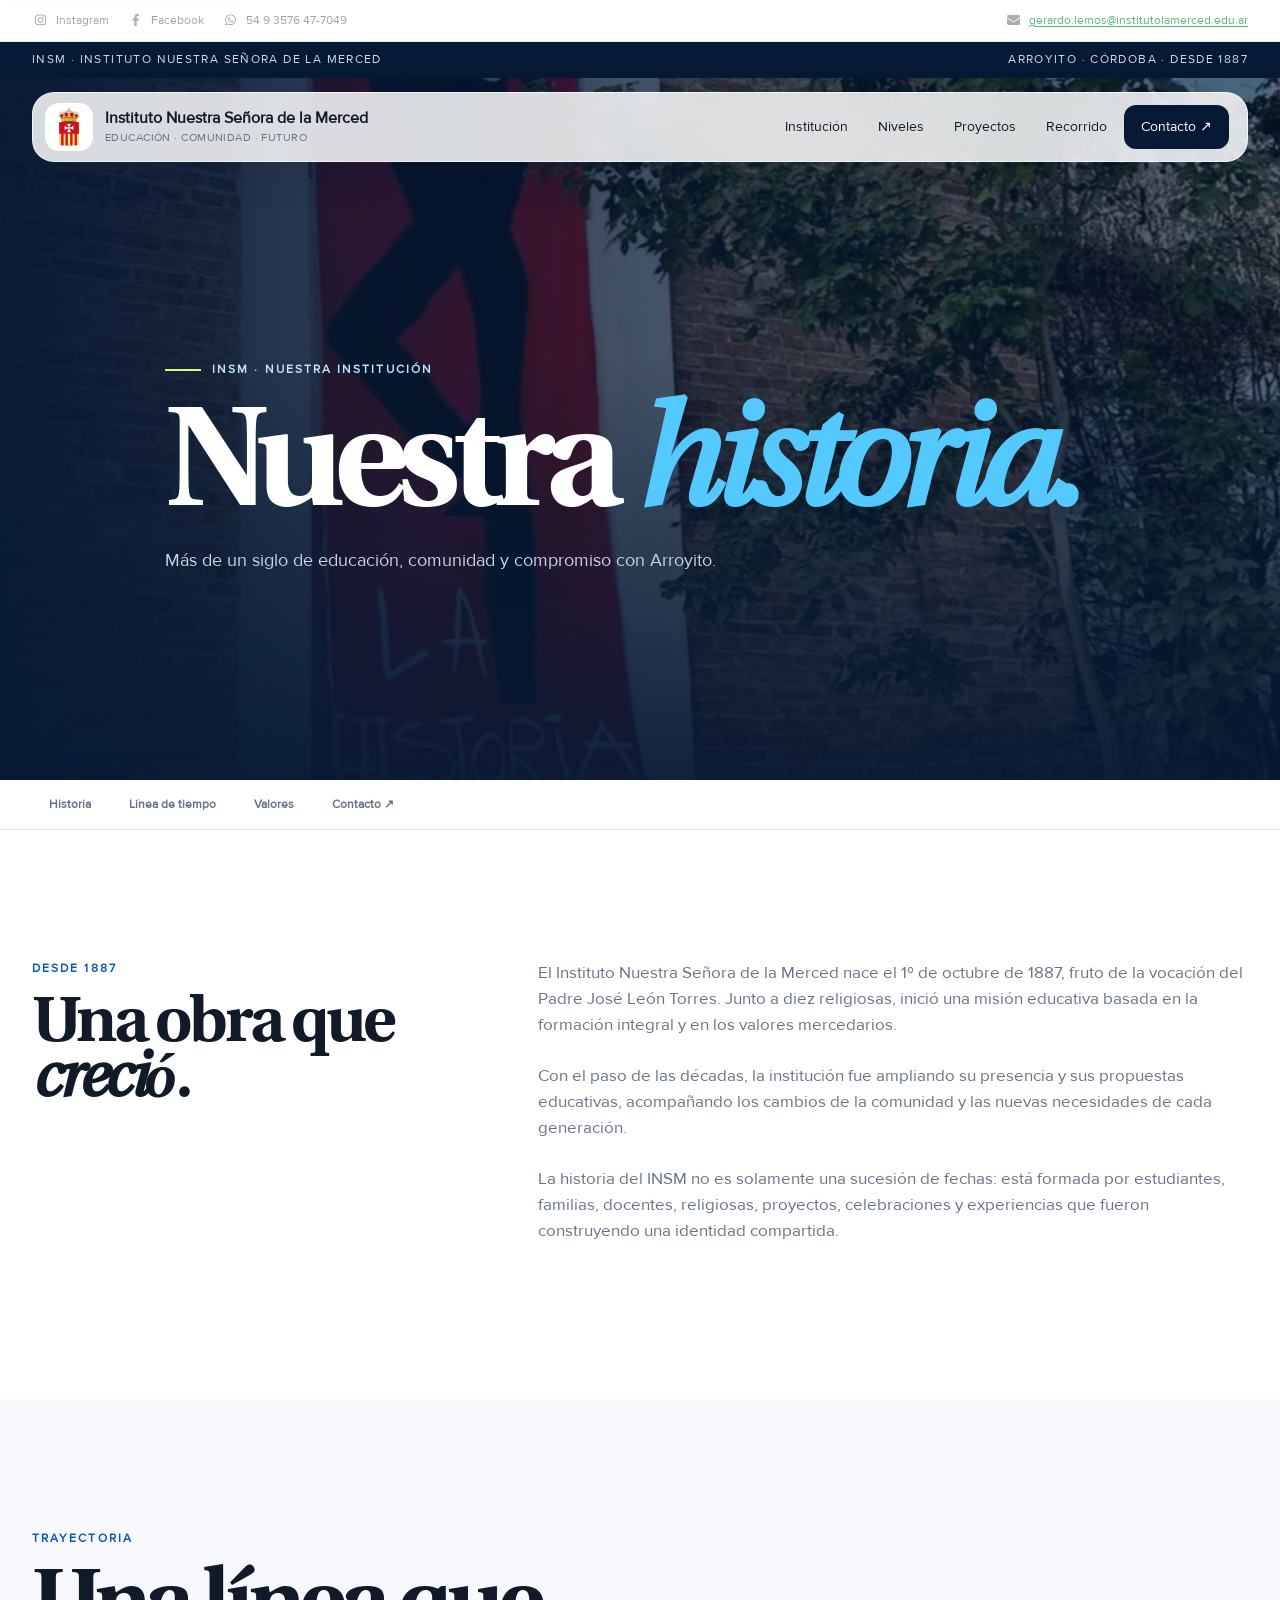
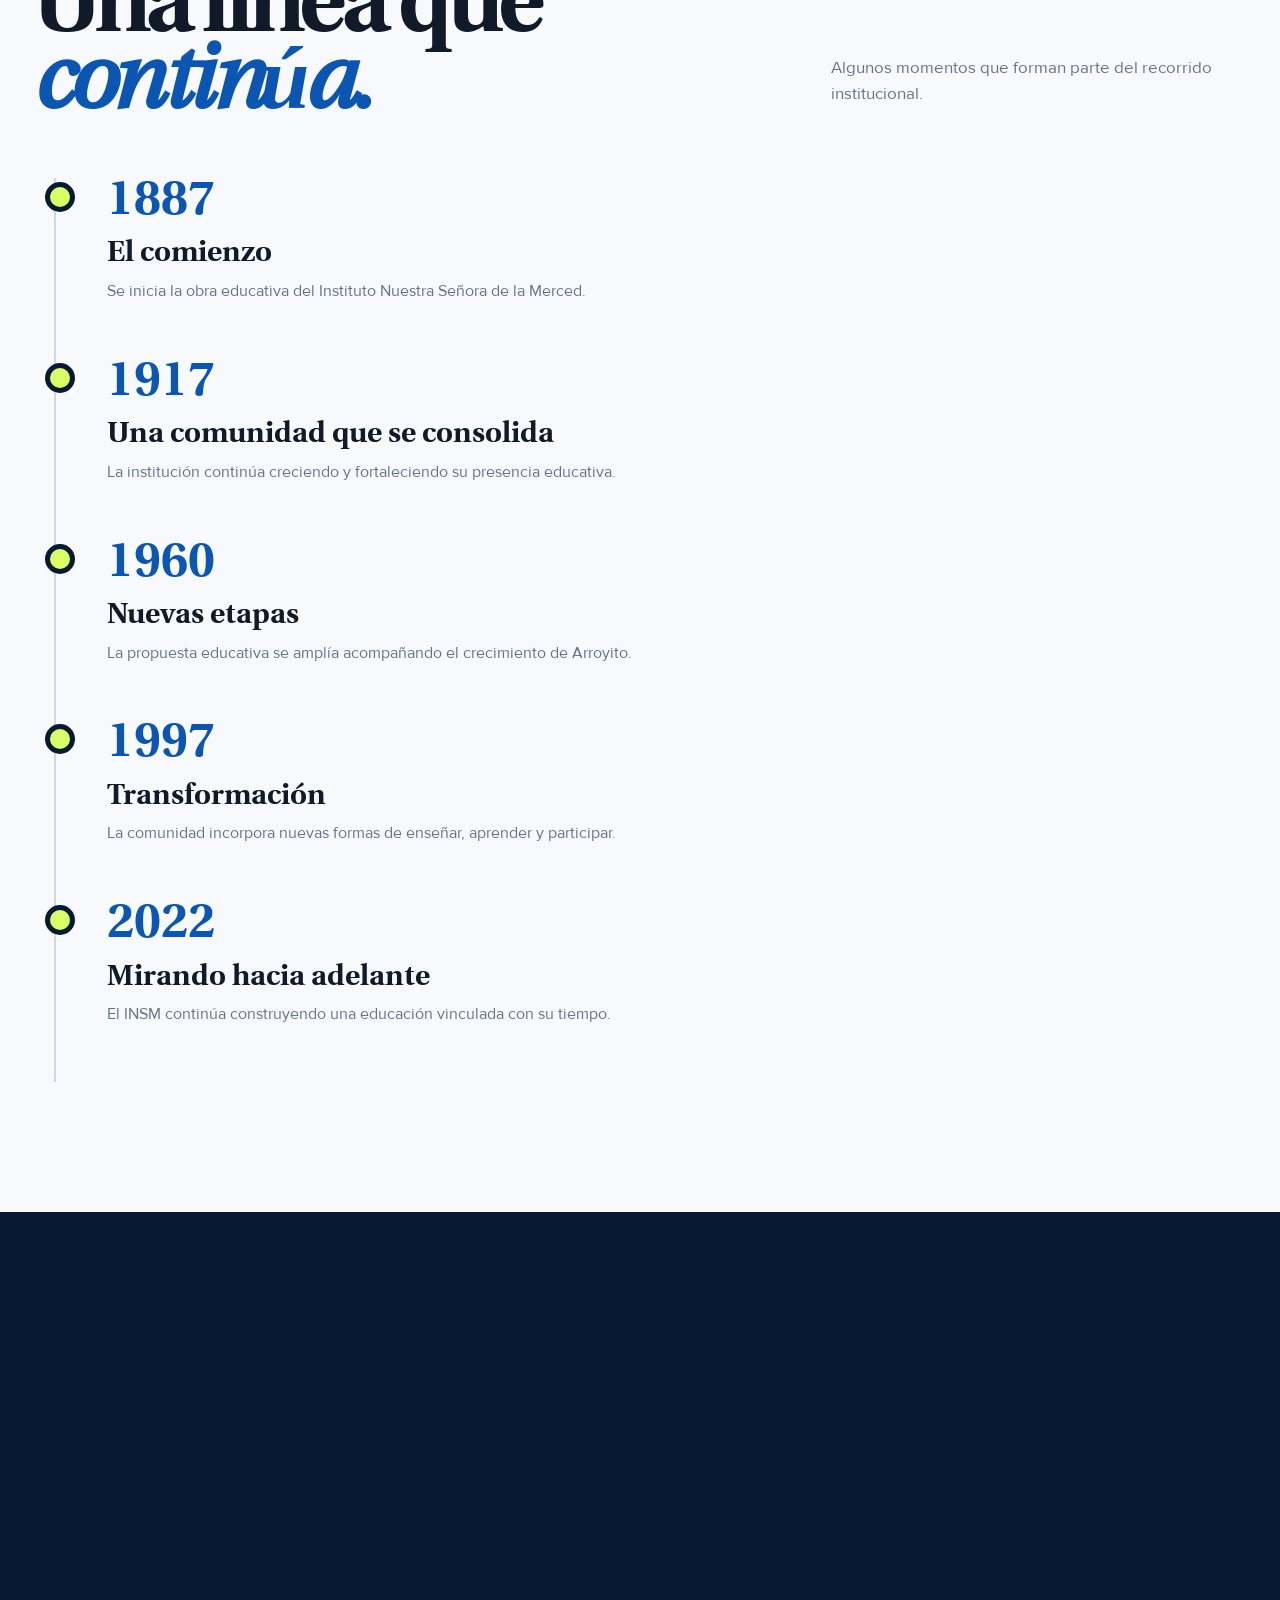
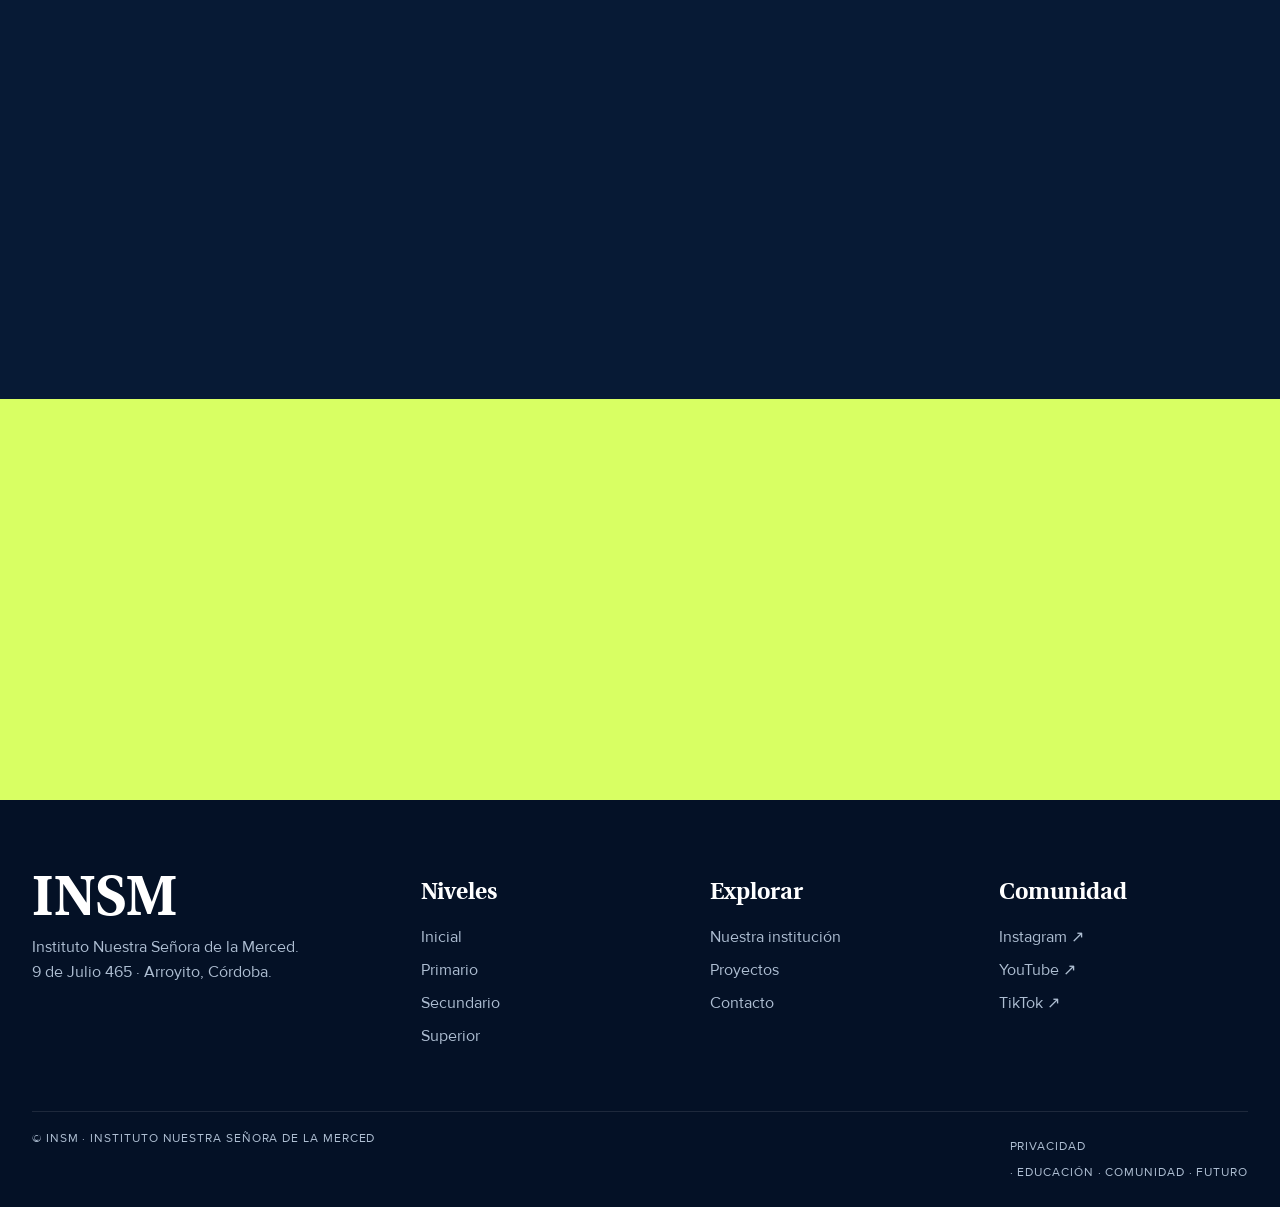
<file: NuestroColegio.html>
<!doctype html>
<!DOCTYPE html>

<!DOCTYPE html>

<html lang="es-AR"><head><meta charset="utf-8"/><meta content="width=device-width,initial-scale=1" name="viewport"/><meta content="Instituto Nuestra Señora de la Merced" name="author"/><meta content="strict-origin-when-cross-origin" name="referrer"/><title>Nuestra institución · INSM</title><meta content="Conocé la historia, identidad, valores y comunidad del Instituto Nuestra Señora de la Merced de Arroyito, Córdoba, desde 1887." name="description"/><link href="img/favicon.ico" rel="icon"/><link rel="preload" href="fonts/ProximaNova-Regular.woff2" as="font" type="font/woff2" crossorigin><link rel="preload" href="fonts/Heuristica-Bold.woff2" as="font" type="font/woff2" crossorigin><link href="modern.css" rel="stylesheet"/><meta content="index,follow,max-image-preview:large,max-snippet:-1,max-video-preview:-1" name="robots"/><link href="./NuestroColegio.html" rel="canonical"/><meta content="website" property="og:type"/><meta content="Nuestra institución · INSM" property="og:title"/><meta content="Conocé la historia, identidad, valores y comunidad del Instituto Nuestra Señora de la Merced de Arroyito, Córdoba, desde 1887." property="og:description"><meta content="./NuestroColegio.html" property="og:url"/><meta content="INSM · Instituto Nuestra Señora de la Merced" property="og:site_name"/><meta content="summary_large_image" name="twitter:card"/><meta content="Nuestra institución · INSM" name="twitter:title"/><meta content="Conocé la historia, identidad, valores y comunidad del Instituto Nuestra Señora de la Merced de Arroyito, Córdoba, desde 1887." name="twitter:description"/><meta content="light" name="color-scheme"/><meta content="#071a35" name="theme-color"/>
<link href="site.webmanifest" rel="manifest"/>

</meta><meta content="./img/Historia.webp" property="og:image"/><meta content="./img/Historia.webp" name="twitter:image"/><link as="image" fetchpriority="high" href="img/Historia.webp" rel="preload"/><script type="application/ld+json">{"@context":"https://schema.org","@graph":[{"@type":"EducationalOrganization","@id":"./#organization","name":"Instituto Nuestra Señora de la Merced","alternateName":"INSM","url":"./","logo":"./img/logo.webp","description":"Instituto Nuestra Señora de la Merced de Arroyito, Córdoba: educación mercedaria, niveles educativos, proyectos, comunidad e inscripciones.","address":{"@type":"PostalAddress","streetAddress":"9 de Julio 465","addressLocality":"Arroyito","addressRegion":"Córdoba","postalCode":"2434","addressCountry":"AR"},"sameAs":["https://www.instagram.com/mercedariasarroyito/","https://www.facebook.com/estilomercedarioarroyito","https://www.youtube.com/@INSM.DIGITAL","https://www.tiktok.com/@insm.digital"],"email":"gerardo.lemos@institutolamerced.edu.ar","telephone":"+54 3576 477049","contactPoint":{"@type":"ContactPoint","contactType":"school information","email":"gerardo.lemos@institutolamerced.edu.ar","telephone":"+54 3576 477049","areaServed":"AR","availableLanguage":"es"}},{"@type":"WebSite","@id":"./#website","url":"./","name":"INSM · Instituto Nuestra Señora de la Merced","publisher":{"@id":"./#organization"},"inLanguage":"es-AR"},{"@type":"BreadcrumbList","itemListElement":[{"@type":"ListItem","position":1,"name":"Inicio","item":"./"},{"@type":"ListItem","position":2,"name":"Nuestra institución","item":"./NuestroColegio.html"}]}]}</script></head><body><a class="skip-link" href="#contenido">Saltar al contenido principal</a><div class="social-contact-bar"><div class="container social-contact-shell"><div class="social-group"><a aria-label="Instagram" href="https://www.instagram.com/mercedariasarroyito/" rel="noopener" target="_blank"><img alt="Instagram" decoding="async" height="64" loading="lazy" src="img/social/instagram.webp" width="64"/> <span>Instagram</span></a><a aria-label="Facebook" href="https://www.facebook.com/estilomercedarioarroyito" rel="noopener" target="_blank"><img alt="Facebook" decoding="async" height="64" loading="lazy" src="img/social/facebook.webp" width="64"/> <span>Facebook</span></a><a aria-label="WhatsApp" href="https://wa.me/5493576477049" rel="noopener" target="_blank"><img alt="WhatsApp" decoding="async" height="64" loading="lazy" src="img/social/whatsapp.webp" width="64"/> <span>54 9 3576 47-7049</span></a></div><div class="contact-group"><a aria-label="Correo electrónico" href="mailto:gerardo.lemos@institutolamerced.edu.ar"><img alt="Gmail" decoding="async" height="64" loading="lazy" src="img/social/gmail.webp" width="64"/> <span>gerardo.lemos@institutolamerced.edu.ar</span></a></div></div></div><div class="progress"></div><div class="topline"><div class="container"><span>INSM · Instituto Nuestra Señora de la Merced</span><span>Arroyito · Córdoba · Desde 1887</span></div></div><header class="site-nav"><div class="container nav-shell"><a class="brand" href="index.html"><img alt="INSM" class="brand-mark" decoding="async" fetchpriority="high" height="1800" loading="eager" src="img/logo.webp" width="959"/><span class="brand-text">Instituto Nuestra Señora de la Merced<small>EDUCACIÓN · COMUNIDAD · FUTURO</small></span></a><nav aria-label="Navegación principal" class="nav-links"><a href="NuestroColegio.html">Institución</a><a href="index.html#niveles">Niveles</a><a href="Proyectos.html">Proyectos</a><a href="index.html#recorrido">Recorrido</a><a class="nav-cta" href="Contacto.html">Contacto ↗</a></nav><button aria-controls="mobileMenu" aria-expanded="false" aria-label="Abrir menú" class="menu-toggle" type="button">☰</button></div></header><div class="mobile-menu" id="mobileMenu"><a href="NuestroColegio.html">Institución</a><a href="index.html#niveles">Niveles</a><a href="Proyectos.html">Proyectos</a><a href="index.html#recorrido">Recorrido</a><a href="Contacto.html">Contacto</a></div><main id="contenido"><section class="page-hero"><div class="page-hero-bg"><img alt="Historia del INSM" data-parallax="" decoding="async" fetchpriority="high" height="1492" loading="eager" src="img/Historia.webp" width="930"/></div><div class="container page-hero-content"><div class="eyebrow reveal">INSM · Nuestra institución</div><h1 class="reveal delay-1">Nuestra <em>historia.</em></h1><p class="reveal delay-2">Más de un siglo de educación, comunidad y compromiso con Arroyito.</p></div></section><nav aria-label="Navegación principal" class="section-nav"><div class="container"><a href="#historia">Historia</a><a href="#linea">Línea de tiempo</a><a href="#valores">Valores</a><a href="Contacto.html">Contacto ↗</a></div></nav><section class="section white" id="historia"><div class="container content-grid"><aside class="content-sticky"><div class="section-label">Desde 1887</div><h2>Una obra que <em>creció.</em></h2></aside><div class="content-body reveal"><p>El Instituto Nuestra Señora de la Merced nace el 1º de octubre de 1887, fruto de la vocación del Padre José León Torres. Junto a diez religiosas, inició una misión educativa basada en la formación integral y en los valores mercedarios.</p><p>Con el paso de las décadas, la institución fue ampliando su presencia y sus propuestas educativas, acompañando los cambios de la comunidad y las nuevas necesidades de cada generación.</p><p>La historia del INSM no es solamente una sucesión de fechas: está formada por estudiantes, familias, docentes, religiosas, proyectos, celebraciones y experiencias que fueron construyendo una identidad compartida.</p></div></div></section><section class="section" id="linea"><div class="container"><div class="section-head"><div><div class="section-label">Trayectoria</div><h2 class="display">Una línea que <em>continúa.</em></h2></div><p class="section-intro">Algunos momentos que forman parte del recorrido institucional.</p></div><div class="timeline"><div class="timeline-item reveal"><div class="year">1887</div><h3>El comienzo</h3><p>Se inicia la obra educativa del Instituto Nuestra Señora de la Merced.</p></div><div class="timeline-item reveal"><div class="year">1917</div><h3>Una comunidad que se consolida</h3><p>La institución continúa creciendo y fortaleciendo su presencia educativa.</p></div><div class="timeline-item reveal"><div class="year">1960</div><h3>Nuevas etapas</h3><p>La propuesta educativa se amplía acompañando el crecimiento de Arroyito.</p></div><div class="timeline-item reveal"><div class="year">1997</div><h3>Transformación</h3><p>La comunidad incorpora nuevas formas de enseñar, aprender y participar.</p></div><div class="timeline-item reveal"><div class="year">2022</div><h3>Mirando hacia adelante</h3><p>El INSM continúa construyendo una educación vinculada con su tiempo.</p></div></div></div></section><section class="section dark" id="valores"><div class="container"><div class="section-head"><div><div class="section-label">Identidad</div><h2 class="display">Formar corazón <em>y conciencia.</em></h2></div><p class="section-intro">Nuestra identidad se expresa en la manera en que aprendemos, participamos y construimos comunidad.</p></div><div class="feature-cards"><article class="feature-card"><div class="big-num">01</div><h3>Interacción</h3><p>Aprender con otros, escuchar, dialogar y construir desde el encuentro.</p></article><article class="feature-card"><div class="big-num">02</div><h3>Participación</h3><p>Ser parte activa de la vida institucional y asumir responsabilidades.</p></article><article class="feature-card"><div class="big-num">03</div><h3>Solidaridad</h3><p>Reconocer al otro y comprometerse con una comunidad más justa y cercana.</p></article></div></div></section><section class="cta"><div class="container cta-grid"><div><div class="section-label">Seguimos escribiendo</div><h2>La historia<br/>sigue.</h2></div><div><p>Conocé también nuestros niveles y los proyectos que forman parte de la vida actual del INSM.</p><a class="btn" href="index.html#niveles">Explorar niveles ↗</a></div></div></section></main><footer class="footer"><div class="container footer-grid"><div><div class="footer-brand">INSM</div><p>Instituto Nuestra Señora de la Merced.<br/>9 de Julio 465 · Arroyito, Córdoba.</p></div><div><h3>Niveles</h3><a href="NivelInicial.html">Inicial</a><a href="NivelPrimario.html">Primario</a><a href="NivelSecundario.html">Secundario</a><a href="NivelTerciario.html">Superior</a></div><div><h3>Explorar</h3><a href="NuestroColegio.html">Nuestra institución</a><a href="Proyectos.html">Proyectos</a><a href="Contacto.html">Contacto</a></div><div><h3>Comunidad</h3><a href="https://www.instagram.com/mercedariasarroyito/" rel="noopener" target="_blank">Instagram ↗</a><a href="https://www.youtube.com/@INSM.DIGITAL" rel="noopener" target="_blank">YouTube ↗</a><a href="https://www.tiktok.com/@insm.digital" rel="noopener" target="_blank">TikTok ↗</a></div></div><div class="container footer-bottom"><span>© INSM · Instituto Nuestra Señora de la Merced</span><span><a href="privacidad.html">Privacidad</a> · Educación · Comunidad · Futuro</span></div></footer><script src="site.js"></script></body></html>
</file>
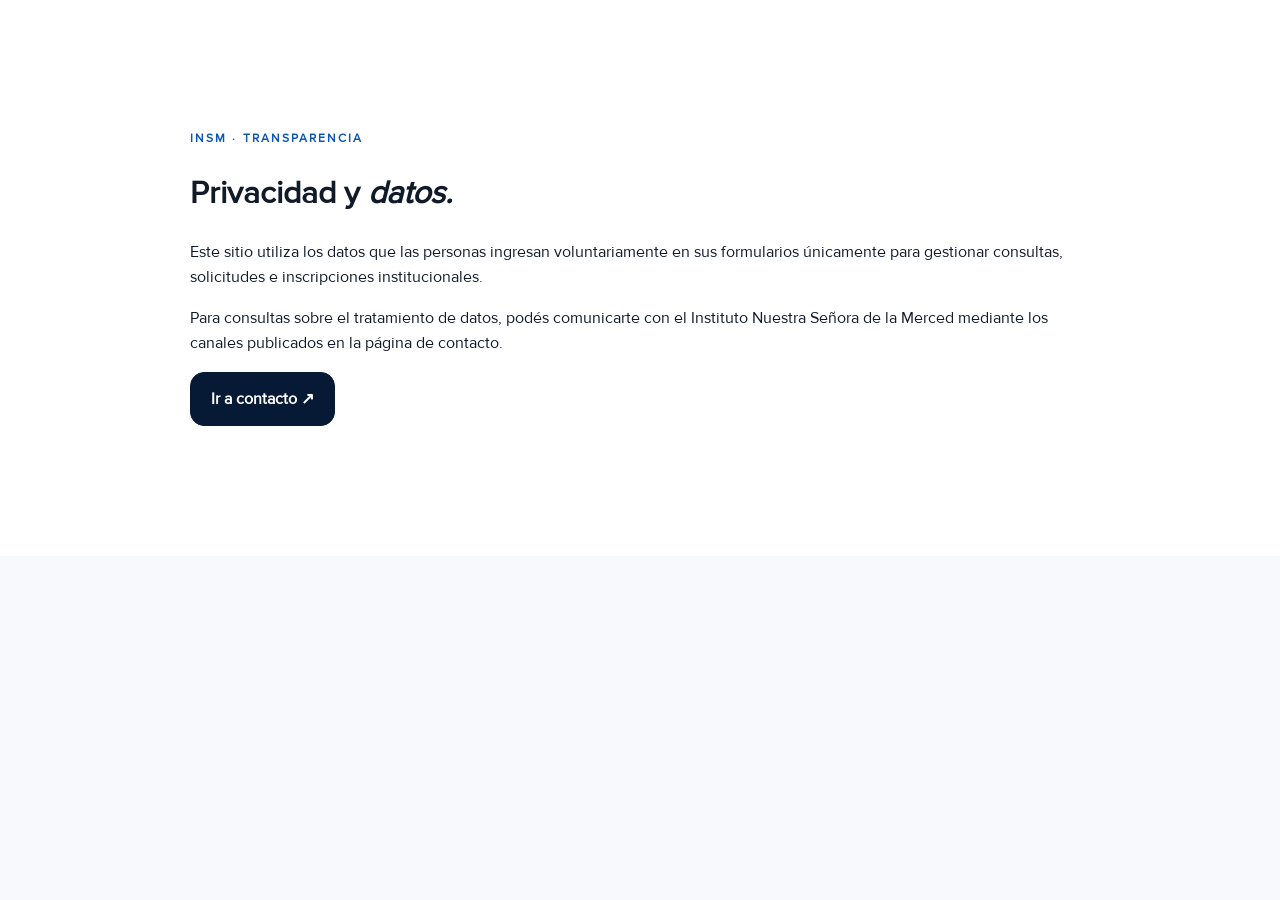
<file: privacidad.html>
<!doctype html><html lang="es-AR"><head><meta charset="utf-8"><meta name="viewport" content="width=device-width,initial-scale=1"><meta name="robots" content="index,follow"><meta name="theme-color" content="#071a35"><title>Privacidad · INSM</title><meta name="description" content="Información general sobre privacidad y uso de datos en el sitio del Instituto Nuestra Señora de la Merced."><link rel="icon" href="img/favicon.ico"><link rel="preload" href="fonts/ProximaNova-Regular.woff2" as="font" type="font/woff2" crossorigin><link rel="preload" href="fonts/Heuristica-Bold.woff2" as="font" type="font/woff2" crossorigin><link rel="stylesheet" href="modern.css"><link rel="manifest" href="site.webmanifest">

</head><body><main class="section white"><div class="container" style="max-width:900px"><div class="section-label">INSM · Transparencia</div><h1 class="display">Privacidad y <em>datos.</em></h1><p>Este sitio utiliza los datos que las personas ingresan voluntariamente en sus formularios únicamente para gestionar consultas, solicitudes e inscripciones institucionales.</p><p>Para consultas sobre el tratamiento de datos, podés comunicarte con el Instituto Nuestra Señora de la Merced mediante los canales publicados en la página de contacto.</p><a class="btn btn-dark" href="/Contacto.html">Ir a contacto ↗</a></div></main></body></html>
</file>
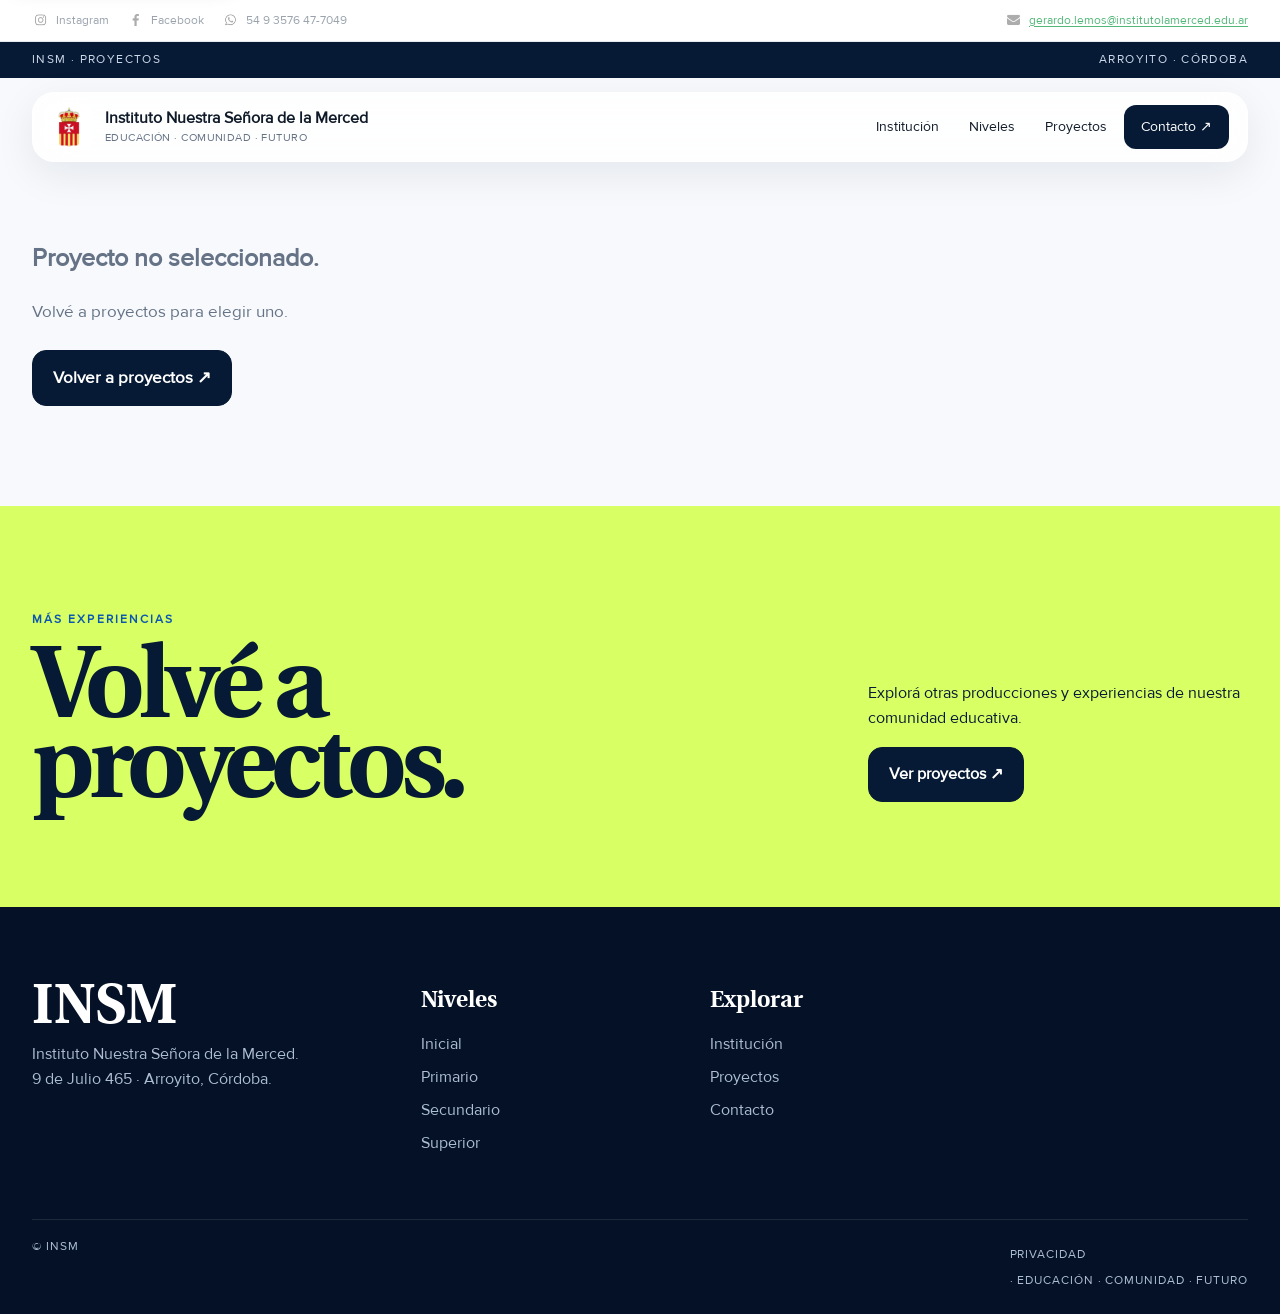
<file: Proyecto.html>
<!doctype html>
<!DOCTYPE html>

<!DOCTYPE html>

<html lang="es-AR"><head><meta charset="utf-8"/><meta content="width=device-width,initial-scale=1" name="viewport"/><meta content="Instituto Nuestra Señora de la Merced" name="author"/><meta content="strict-origin-when-cross-origin" name="referrer"/><title>Proyecto · INSM</title><meta content="Conocé proyectos educativos del Instituto Nuestra Señora de la Merced y las experiencias que forman parte de su comunidad." name="description"/><link href="img/favicon.ico" rel="icon"/><link rel="preload" href="fonts/ProximaNova-Regular.woff2" as="font" type="font/woff2" crossorigin><link rel="preload" href="fonts/Heuristica-Bold.woff2" as="font" type="font/woff2" crossorigin><link href="modern.css" rel="stylesheet"/><meta content="index,follow,max-image-preview:large,max-snippet:-1,max-video-preview:-1" name="robots"/><link href="./Proyecto.html" rel="canonical"/><meta content="website" property="og:type"/><meta content="Proyecto · INSM" property="og:title"/><meta content="Conocé proyectos educativos del Instituto Nuestra Señora de la Merced y las experiencias que forman parte de su comunidad." property="og:description"><meta content="./Proyecto.html" property="og:url"/><meta content="INSM · Instituto Nuestra Señora de la Merced" property="og:site_name"/><meta content="summary_large_image" name="twitter:card"/><meta content="Proyecto · INSM" name="twitter:title"/><meta content="Conocé proyectos educativos del Instituto Nuestra Señora de la Merced y las experiencias que forman parte de su comunidad." name="twitter:description"/><meta content="light" name="color-scheme"/><meta content="#071a35" name="theme-color"/>
<link href="site.webmanifest" rel="manifest"/>

</meta><meta content="./img/Convivencia.webp" property="og:image"/><meta content="./img/Convivencia.webp" name="twitter:image"/><link as="image" fetchpriority="high" href="img/Convivencia.webp" rel="preload"/><script type="application/ld+json">{"@context":"https://schema.org","@graph":[{"@type":"EducationalOrganization","@id":"./#organization","name":"Instituto Nuestra Señora de la Merced","alternateName":"INSM","url":"./","logo":"./img/logo.webp","description":"Instituto Nuestra Señora de la Merced de Arroyito, Córdoba: educación mercedaria, niveles educativos, proyectos, comunidad e inscripciones.","address":{"@type":"PostalAddress","streetAddress":"9 de Julio 465","addressLocality":"Arroyito","addressRegion":"Córdoba","postalCode":"2434","addressCountry":"AR"},"sameAs":["https://www.instagram.com/mercedariasarroyito/","https://www.facebook.com/estilomercedarioarroyito","https://www.youtube.com/@INSM.DIGITAL","https://www.tiktok.com/@insm.digital"],"email":"gerardo.lemos@institutolamerced.edu.ar","telephone":"+54 3576 477049","contactPoint":{"@type":"ContactPoint","contactType":"school information","email":"gerardo.lemos@institutolamerced.edu.ar","telephone":"+54 3576 477049","areaServed":"AR","availableLanguage":"es"}},{"@type":"WebSite","@id":"./#website","url":"./","name":"INSM · Instituto Nuestra Señora de la Merced","publisher":{"@id":"./#organization"},"inLanguage":"es-AR"},{"@type":"BreadcrumbList","itemListElement":[{"@type":"ListItem","position":1,"name":"Inicio","item":"./"},{"@type":"ListItem","position":2,"name":"Proyecto","item":"./Proyecto.html"}]}]}</script></head><body><a class="skip-link" href="#contenido">Saltar al contenido principal</a><div class="social-contact-bar"><div class="container social-contact-shell"><div class="social-group"><a aria-label="Instagram" href="https://www.instagram.com/mercedariasarroyito/" rel="noopener" target="_blank"><img alt="Instagram" decoding="async" height="64" loading="lazy" src="img/social/instagram.webp" width="64"/> <span>Instagram</span></a><a aria-label="Facebook" href="https://www.facebook.com/estilomercedarioarroyito" rel="noopener" target="_blank"><img alt="Facebook" decoding="async" height="64" loading="lazy" src="img/social/facebook.webp" width="64"/> <span>Facebook</span></a><a aria-label="WhatsApp" href="https://wa.me/5493576477049" rel="noopener" target="_blank"><img alt="WhatsApp" decoding="async" height="64" loading="lazy" src="img/social/whatsapp.webp" width="64"/> <span>54 9 3576 47-7049</span></a></div><div class="contact-group"><a aria-label="Correo electrónico" href="mailto:gerardo.lemos@institutolamerced.edu.ar"><img alt="Gmail" decoding="async" height="64" loading="lazy" src="img/social/gmail.webp" width="64"/> <span>gerardo.lemos@institutolamerced.edu.ar</span></a></div></div></div><div class="progress"></div><div class="topline"><div class="container"><span>INSM · Proyectos</span><span>Arroyito · Córdoba</span></div></div><header class="site-nav"><div class="container nav-shell"><a class="brand" href="index.html"><img alt="INSM" class="brand-mark" decoding="async" fetchpriority="high" height="1800" loading="eager" src="img/logo.webp" width="959"/><span class="brand-text">Instituto Nuestra Señora de la Merced<small>EDUCACIÓN · COMUNIDAD · FUTURO</small></span></a><nav aria-label="Navegación principal" class="nav-links"><a href="NuestroColegio.html">Institución</a><a href="index.html#niveles">Niveles</a><a href="Proyectos.html">Proyectos</a><a class="nav-cta" href="Contacto.html">Contacto ↗</a></nav><button aria-controls="mobileMenu" aria-expanded="false" aria-label="Abrir menú" class="menu-toggle" type="button">☰</button></div></header><div class="mobile-menu" id="mobileMenu"><a href="NuestroColegio.html">Institución</a><a href="index.html#niveles">Niveles</a><a href="Proyectos.html">Proyectos</a><a href="Contacto.html">Contacto</a></div><main class="project-page" id="contenido"><div class="container" id="projectRoot"><div class="project-detail"><div><div class="eyebrow">INSM · Proyecto</div><h1>Cargando<br/><em>proyecto.</em></h1></div></div></div></main><section class="cta"><div class="container cta-grid"><div><div class="section-label">Más experiencias</div><h2>Volvé a<br/>proyectos.</h2></div><div><p>Explorá otras producciones y experiencias de nuestra comunidad educativa.</p><a class="btn" href="Proyectos.html">Ver proyectos ↗</a></div></div></section><footer class="footer"><div class="container footer-grid"><div><div class="footer-brand">INSM</div><p>Instituto Nuestra Señora de la Merced.<br/>9 de Julio 465 · Arroyito, Córdoba.</p></div><div><h3>Niveles</h3><a href="NivelInicial.html">Inicial</a><a href="NivelPrimario.html">Primario</a><a href="NivelSecundario.html">Secundario</a><a href="NivelTerciario.html">Superior</a></div><div><h3>Explorar</h3><a href="NuestroColegio.html">Institución</a><a href="Proyectos.html">Proyectos</a><a href="Contacto.html">Contacto</a></div></div><div class="container footer-bottom"><span>© INSM</span><span><a href="privacidad.html">Privacidad</a> · Educación · Comunidad · Futuro</span></div></footer><script src="site.js"></script><script src="templates/data/proyectos-local.js"></script><script>
const params = new URLSearchParams(location.search);
const id = params.get('id') || location.hash.replace(/^#/, '');
const root = document.getElementById('projectRoot');

function escapeHtml(value) {
  return String(value ?? '').replace(/[&<>'"]/g, c => ({'&':'&amp;','<':'&lt;','>':'&gt;',"'":'&#39;','"':'&quot;'}[c]));
}
function renderProject(p) {
  if (!p) throw new Error('not found');
  const g=p.general||{}, h=p.hero||{}, a=p.academic||{};
  const fixAsset = value => { const v=String(value||''); return v.replace(/^\.\.\/img\//,'img/').replace(/^\.\/img\//,'img/'); };
  const gallery=Array.isArray(p.gallery)?p.gallery:[];
  const videos=Array.isArray(p.videos)?p.videos:[];
  const resources=Array.isArray(p.resources)?p.resources:[];
  const galleryHtml=gallery.length ? `
    <section class="section white project-gallery-section">
      <div class="container">
        <div class="section-head">
          <div><div class="section-label">Registro</div><h2 class="display">Así se <em>vivió.</em></h2></div>
          <p class="section-intro">Imágenes y producciones de esta experiencia.</p>
        </div>
        <div class="projects project-gallery-grid">
          ${gallery.map((item,i)=>{
            const image=fixAsset(typeof item==='string'?item:item.image);
            const title=typeof item==='string'?'Registro '+String(i+1).padStart(2,'0'):(item.title||'Registro '+String(i+1).padStart(2,'0'));
            const description=typeof item==='string'?'':(item.description||'');
            return `<div class="project-card project-gallery-card"><img src="${escapeHtml(image)}" alt="${escapeHtml(title)}" loading="lazy" decoding="async"><div class="project-body"><div class="project-meta"><span>Cortometraje</span><span>${String(i+1).padStart(2,'0')}</span></div><h3>${escapeHtml(title)}</h3>${description?`<p>${escapeHtml(description)}</p>`:''}</div></div>`;
          }).join('')}
        </div>
      </div>
    </section>` : '';
  const videosHtml=videos.length ? `
    <section class="section project-video-section">
      <div class="container">
        <div class="section-head"><div><div class="section-label">Material audiovisual</div><h2 class="display">Mirá los <em>cortos.</em></h2></div></div>
        <div class="project-video-grid">${videos.map((src,i)=>`<div class="project-video-item"><iframe src="${escapeHtml(src)}" title="Video ${i+1}" loading="lazy" allowfullscreen></iframe></div>`).join('')}</div>
      </div>
    </section>` : '';
  const resourcesHtml=resources.length ? `
    <section class="section white project-resources-section"><div class="container"><div class="section-head"><div><div class="section-label">Enlaces</div><h2 class="display">Seguí <em>explorando.</em></h2></div></div><div class="project-resources">${resources.map(r=>`<a class="btn" href="${escapeHtml(r.url)}" target="_blank" rel="noopener"<i class="${escapeHtml(r.icon||'fas fa-link')}" rel="noopener"></i> ${escapeHtml(r.title||'Ver enlace')} ↗</a>`).join('')}</div></div></section>` : '';
  root.innerHTML=`
    <div class="project-detail">
      <div class="reveal visible"><div class="eyebrow">INSM · Proyecto</div><div class="project-title" role="heading" aria-level="1">${escapeHtml(h.titleLine1||p.title||'Proyecto')}<br><em>${escapeHtml(h.titleLine2||'')}</em></div><p class="project-detail-text">${g.summary||''}</p><div class="project-meta-list"><div><strong>Fecha</strong><span>${escapeHtml(g.date||'')}</span></div><div><strong>Área</strong><span>${escapeHtml(a.value3||'INSM')}</span></div><div><strong>Participan</strong><span>${escapeHtml(a.value1||'')}</span></div><div><strong>Acompañamiento</strong><span>${escapeHtml(a.value2||'')}</span></div></div></div>
      <div class="reveal visible delay-1"><img class="hero-img" src="${escapeHtml(fixAsset(g.image||h.backgroundImage||'img/Convivencia.webp'))}" alt="${escapeHtml(h.titleLine1||'Proyecto')}" decoding="async"></div>
    </div>
    <div class="section" style="padding-bottom:0"><div class="content-grid"><aside class="content-sticky"><div class="section-label">La experiencia</div><h2>Detrás del <em>proyecto.</em></h2></aside><div class="content-body">${g.detail||''}</div></div></div>
    ${galleryHtml}${videosHtml}${resourcesHtml}`;
  document.title=(h.titleLine1||p.title||'Proyecto')+' · INSM';
}

async function loadProject(){
  if(!id){
    root.innerHTML='<div class="content-body"><h2>Proyecto no seleccionado.</h2><p>Volvé a proyectos para elegir uno.</p><a class="btn btn-dark" href="Proyectos.html">Volver a proyectos ↗</a></div>';
    return;
  }
  try {
    // Al abrir la web directamente desde la PC, usamos los datos locales.
    if (window.INSM_PROJECTS && window.INSM_PROJECTS[id]) {
      renderProject(window.INSM_PROJECTS[id]);
      return;
    }
    // Cuando la web está publicada en un servidor, usamos el JSON real.
    const response=await fetch('templates/data/proyectos/'+encodeURIComponent(id)+'.json');
    if(!response.ok) throw new Error('not found');
    renderProject(await response.json());
  } catch(error) {
    console.error(error);
    root.innerHTML='<div class="content-body"><h2>No se pudo cargar este proyecto.</h2><p>Revisá que exista su archivo JSON dentro de <strong>templates/data/proyectos/</strong>.</p><a class="btn btn-dark" href="Proyectos.html">Volver a proyectos ↗</a></div>';
  }
}
loadProject();
</script></body></html>
</file>
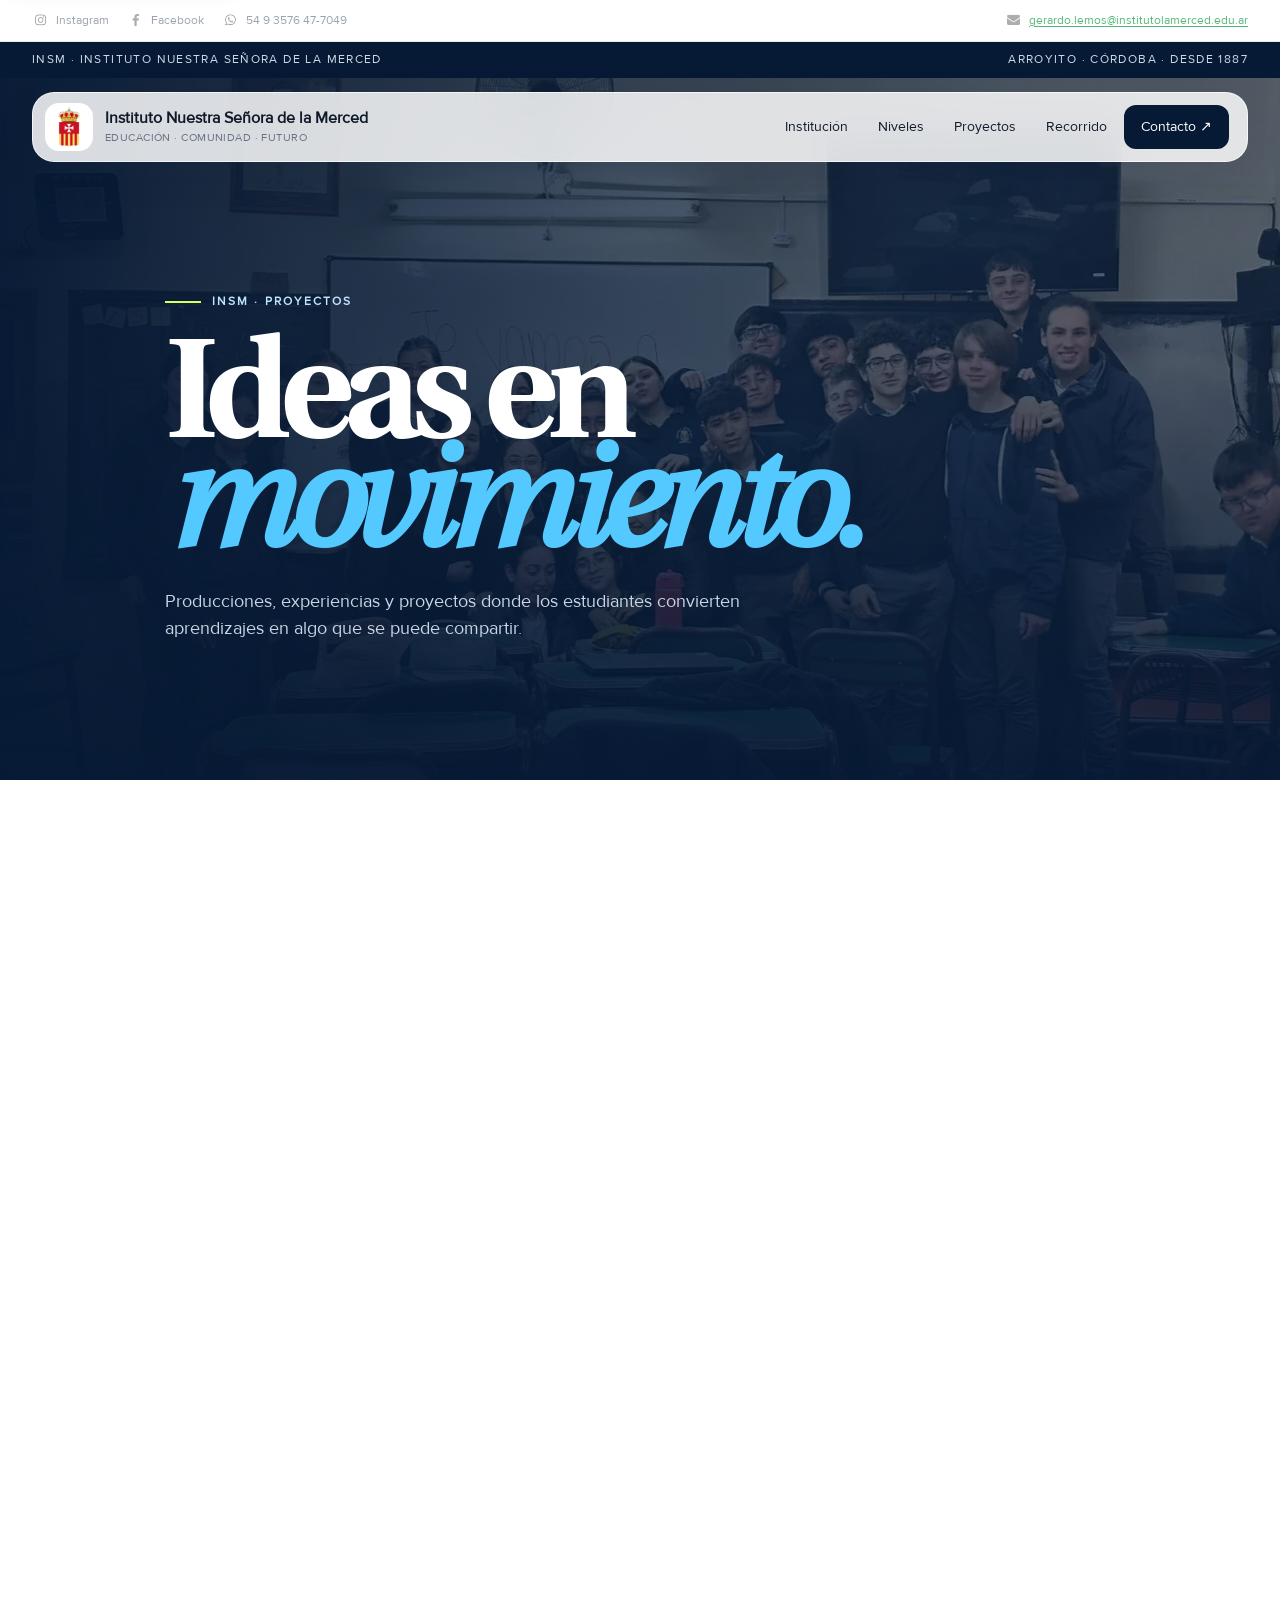
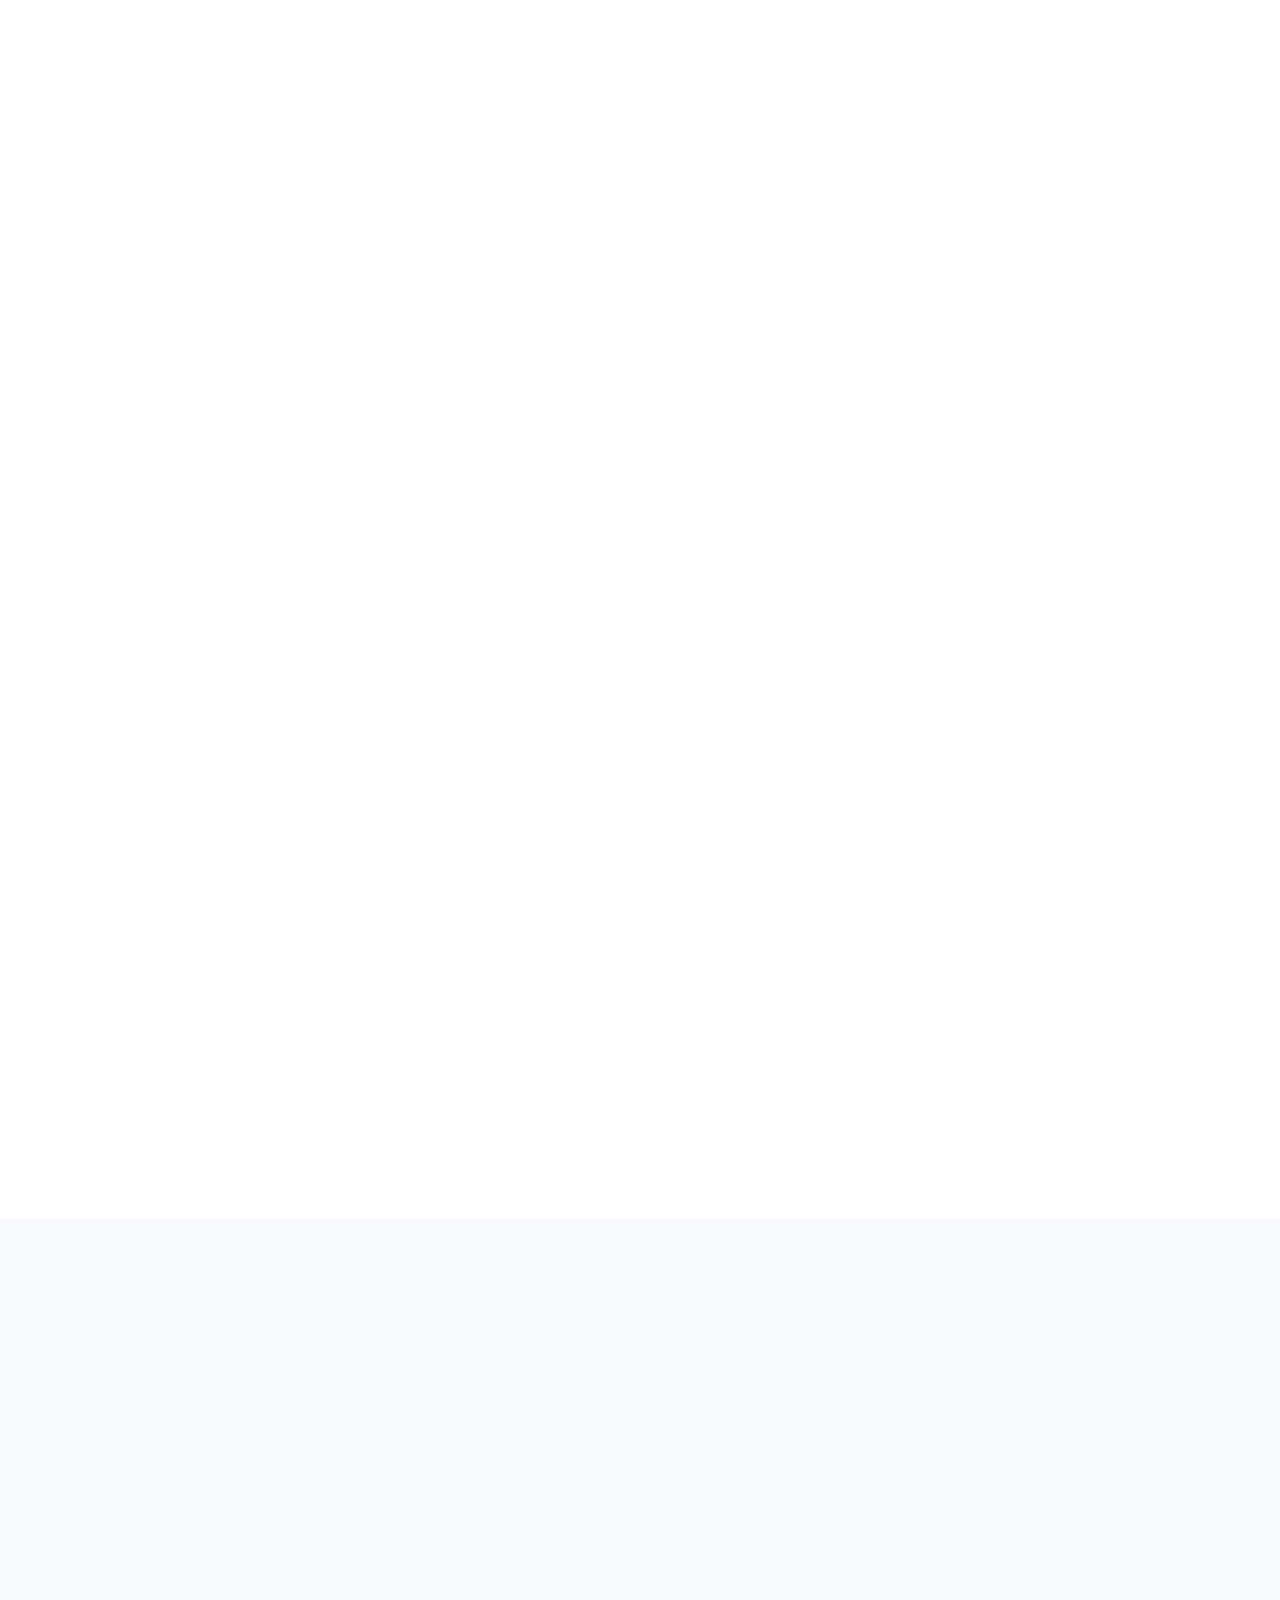
<file: Proyectos.html>
<!doctype html>
<!DOCTYPE html>

<!DOCTYPE html>

<html lang="es-AR"><head><meta charset="utf-8"/><meta content="width=device-width,initial-scale=1" name="viewport"/><meta content="Instituto Nuestra Señora de la Merced" name="author"/><meta content="strict-origin-when-cross-origin" name="referrer"/><title>Proyectos · INSM</title><meta content="Explorá proyectos y producciones del Instituto Nuestra Señora de la Merced: experiencias de estudiantes, comunidad, creatividad y aprendizaje." name="description"/><link href="img/favicon.ico" rel="icon"/><link rel="preload" href="fonts/ProximaNova-Regular.woff2" as="font" type="font/woff2" crossorigin><link rel="preload" href="fonts/Heuristica-Bold.woff2" as="font" type="font/woff2" crossorigin><link href="modern.css" rel="stylesheet"/><meta content="index,follow,max-image-preview:large,max-snippet:-1,max-video-preview:-1" name="robots"/><link href="./Proyectos.html" rel="canonical"/><meta content="website" property="og:type"/><meta content="Proyectos · INSM" property="og:title"/><meta content="Explorá proyectos y producciones del Instituto Nuestra Señora de la Merced: experiencias de estudiantes, comunidad, creatividad y aprendizaje." property="og:description"><meta content="./Proyectos.html" property="og:url"/><meta content="INSM · Instituto Nuestra Señora de la Merced" property="og:site_name"/><meta content="summary_large_image" name="twitter:card"/><meta content="Proyectos · INSM" name="twitter:title"/><meta content="Explorá proyectos y producciones del Instituto Nuestra Señora de la Merced: experiencias de estudiantes, comunidad, creatividad y aprendizaje." name="twitter:description"/><meta content="light" name="color-scheme"/><meta content="#071a35" name="theme-color"/>
<link href="site.webmanifest" rel="manifest"/>

</meta><meta content="./img/Convivencia.webp" property="og:image"/><meta content="./img/Convivencia.webp" name="twitter:image"/><link as="image" fetchpriority="high" href="img/Convivencia.webp" rel="preload"/><script type="application/ld+json">{"@context":"https://schema.org","@graph":[{"@type":"EducationalOrganization","@id":"./#organization","name":"Instituto Nuestra Señora de la Merced","alternateName":"INSM","url":"./","logo":"./img/logo.webp","description":"Instituto Nuestra Señora de la Merced de Arroyito, Córdoba: educación mercedaria, niveles educativos, proyectos, comunidad e inscripciones.","address":{"@type":"PostalAddress","streetAddress":"9 de Julio 465","addressLocality":"Arroyito","addressRegion":"Córdoba","postalCode":"2434","addressCountry":"AR"},"sameAs":["https://www.instagram.com/mercedariasarroyito/","https://www.facebook.com/estilomercedarioarroyito","https://www.youtube.com/@INSM.DIGITAL","https://www.tiktok.com/@insm.digital"],"email":"gerardo.lemos@institutolamerced.edu.ar","telephone":"+54 3576 477049","contactPoint":{"@type":"ContactPoint","contactType":"school information","email":"gerardo.lemos@institutolamerced.edu.ar","telephone":"+54 3576 477049","areaServed":"AR","availableLanguage":"es"}},{"@type":"WebSite","@id":"./#website","url":"./","name":"INSM · Instituto Nuestra Señora de la Merced","publisher":{"@id":"./#organization"},"inLanguage":"es-AR"},{"@type":"BreadcrumbList","itemListElement":[{"@type":"ListItem","position":1,"name":"Inicio","item":"./"},{"@type":"ListItem","position":2,"name":"Proyectos","item":"./Proyectos.html"}]}]}</script></head><body><a class="skip-link" href="#contenido">Saltar al contenido principal</a><div class="social-contact-bar"><div class="container social-contact-shell"><div class="social-group"><a aria-label="Instagram" href="https://www.instagram.com/mercedariasarroyito/" rel="noopener" target="_blank"><img alt="Instagram" decoding="async" height="64" loading="lazy" src="img/social/instagram.webp" width="64"/> <span>Instagram</span></a><a aria-label="Facebook" href="https://www.facebook.com/estilomercedarioarroyito" rel="noopener" target="_blank"><img alt="Facebook" decoding="async" height="64" loading="lazy" src="img/social/facebook.webp" width="64"/> <span>Facebook</span></a><a aria-label="WhatsApp" href="https://wa.me/5493576477049" rel="noopener" target="_blank"><img alt="WhatsApp" decoding="async" height="64" loading="lazy" src="img/social/whatsapp.webp" width="64"/> <span>54 9 3576 47-7049</span></a></div><div class="contact-group"><a aria-label="Correo electrónico" href="mailto:gerardo.lemos@institutolamerced.edu.ar"><img alt="Gmail" decoding="async" height="64" loading="lazy" src="img/social/gmail.webp" width="64"/> <span>gerardo.lemos@institutolamerced.edu.ar</span></a></div></div></div><div class="progress"></div><div class="topline"><div class="container"><span>INSM · Instituto Nuestra Señora de la Merced</span><span>Arroyito · Córdoba · Desde 1887</span></div></div><header class="site-nav"><div class="container nav-shell"><a class="brand" href="index.html"><img alt="INSM" class="brand-mark" decoding="async" fetchpriority="high" height="1800" loading="eager" src="img/logo.webp" width="959"/><span class="brand-text">Instituto Nuestra Señora de la Merced<small>EDUCACIÓN · COMUNIDAD · FUTURO</small></span></a><nav aria-label="Navegación principal" class="nav-links"><a href="NuestroColegio.html">Institución</a><a href="index.html#niveles">Niveles</a><a href="Proyectos.html">Proyectos</a><a href="index.html#recorrido">Recorrido</a><a class="nav-cta" href="Contacto.html">Contacto ↗</a></nav><button aria-controls="mobileMenu" aria-expanded="false" aria-label="Abrir menú" class="menu-toggle" type="button">☰</button></div></header><div class="mobile-menu" id="mobileMenu"><a href="NuestroColegio.html">Institución</a><a href="index.html#niveles">Niveles</a><a href="Proyectos.html">Proyectos</a><a href="index.html#recorrido">Recorrido</a><a href="Contacto.html">Contacto</a></div><main id="contenido"><section class="page-hero"><div class="page-hero-bg"><img alt="Proyectos INSM" data-parallax="" decoding="async" fetchpriority="high" height="1200" loading="eager" src="img/Informatica 3.webp" width="1600"/></div><div class="container page-hero-content"><div class="eyebrow reveal">INSM · Proyectos</div><h1 class="reveal delay-1">Ideas en <em>movimiento.</em></h1><p class="reveal delay-2">Producciones, experiencias y proyectos donde los estudiantes convierten aprendizajes en algo que se puede compartir.</p></div></section><section class="section white"><div class="container"><div class="section-head"><div><div class="section-label">Archivo vivo</div><h2 class="display">Deslizá. <em>Descubrí.</em></h2></div><p class="section-intro">Explorá proyectos y producciones de distintas áreas y promociones.</p></div><div class="projects" id="projectGrid"></div><div class="drag-note">← Arrastrá para explorar →</div></div></section><section class="split-image"><div class="photo" style="background-image:url('img/EME.webp')"></div><div class="content"><div class="section-label">Producción estudiantil</div><h3>Cuando una idea sale del <em>aula.</em></h3><p>Revistas, cortometrajes, eventos, propuestas culturales y experiencias colaborativas forman parte de una escuela que también aprende haciendo.</p></div></section><section class="cta"><div class="container cta-grid"><div><div class="section-label">¿Tenés una propuesta?</div><h2>Hacé que<br/>suceda.</h2></div><div><p>Los proyectos son una oportunidad para investigar, crear, trabajar en equipo y compartir resultados.</p><a class="btn" href="Contacto.html">Contactar ↗</a></div></div></section><script src="templates/data/proyectos-local.js"></script><script>
const projectGrid = document.getElementById('projectGrid');
function renderProjects(data) {
  const arr = Array.isArray(data) ? data : (data.projects || data.proyectos || []);
  if (!arr.length) throw new Error('Sin proyectos');
  projectGrid.innerHTML = arr.map((p,i)=>{
    const url = 'Proyecto.html#' + encodeURIComponent(p.id);
    return `<a class="project-card reveal" data-tilt data-project-link href="${url}" target="_blank" rel="noopener noreferrer"><img src="${p.image||'img/Convivencia.webp'}" alt="${p.title||'Proyecto'}" loading="lazy" decoding="async"><div class="project-body"><div class="project-meta"><span>${p.displayDate||''}</span><span>${String(i+1).padStart(2,'0')}</span></div><h3>${p.title||'Proyecto'}</h3><p>${p.summary||''}</p><span class="project-link">Ver proyecto ↗</span></div></a>`;
  }).join('');
  // Evita que el arrastre horizontal intercepte el clic del enlace.
  projectGrid.querySelectorAll('[data-project-link]').forEach(link => {
    link.addEventListener('pointerdown', e => e.stopPropagation());
  });
  document.querySelectorAll('.reveal').forEach(e=>e.classList.add('visible'));
}
fetch('templates/data/index-proyectos.json')
  .then(r=>{ if(!r.ok) throw new Error('No se pudo cargar el índice'); return r.json(); })
  .then(renderProjects)
  .catch(error=>{
    console.warn('Usando datos locales de respaldo:', error);
    if (window.INSM_PROJECT_INDEX) renderProjects(window.INSM_PROJECT_INDEX);
    else projectGrid.innerHTML='<div class="content-body"><h2>No se pudieron cargar los proyectos.</h2><p>Falta el archivo de datos de proyectos.</p></div>';
  });
</script></main><footer class="footer"><div class="container footer-grid"><div><div class="footer-brand">INSM</div><p>Instituto Nuestra Señora de la Merced.<br/>9 de Julio 465 · Arroyito, Córdoba.</p></div><div><h3>Niveles</h3><a href="NivelInicial.html">Inicial</a><a href="NivelPrimario.html">Primario</a><a href="NivelSecundario.html">Secundario</a><a href="NivelTerciario.html">Superior</a></div><div><h3>Explorar</h3><a href="NuestroColegio.html">Nuestra institución</a><a href="Proyectos.html">Proyectos</a><a href="Contacto.html">Contacto</a></div><div><h3>Comunidad</h3><a href="https://www.instagram.com/mercedariasarroyito/" rel="noopener" target="_blank">Instagram ↗</a><a href="https://www.youtube.com/@INSM.DIGITAL" rel="noopener" target="_blank">YouTube ↗</a><a href="https://www.tiktok.com/@insm.digital" rel="noopener" target="_blank">TikTok ↗</a></div></div><div class="container footer-bottom"><span>© INSM · Instituto Nuestra Señora de la Merced</span><span><a href="privacidad.html">Privacidad</a> · Educación · Comunidad · Futuro</span></div></footer><script src="site.js"></script></body></html>
</file>
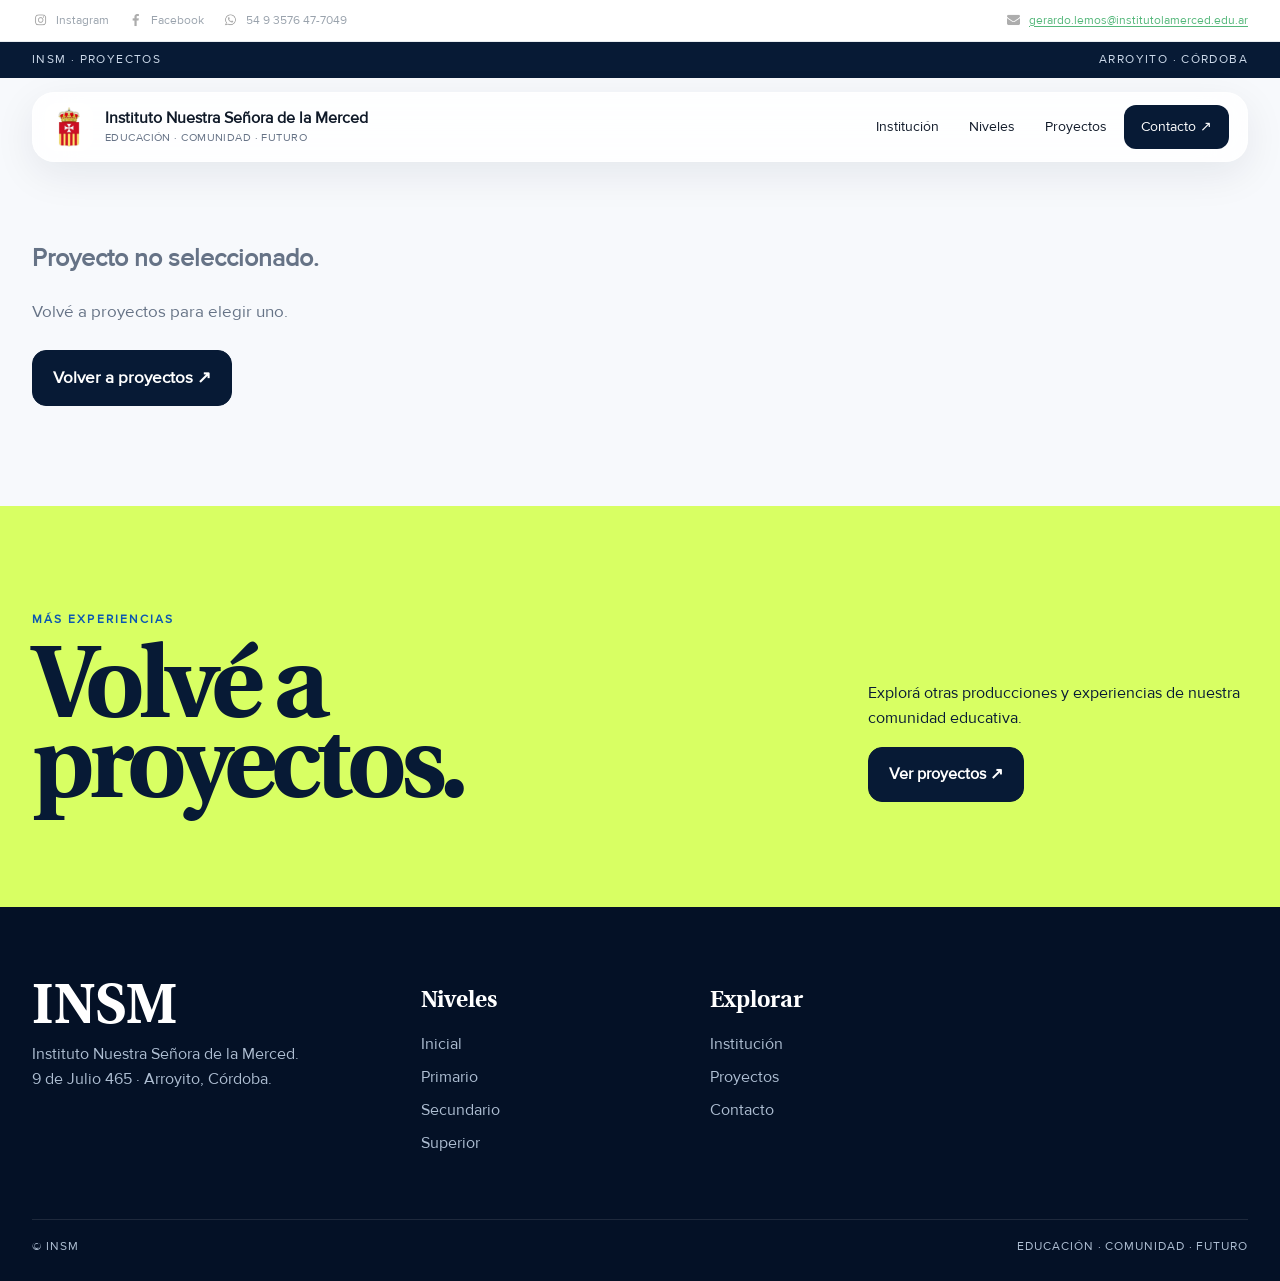
<file: templates/Proyecto.html>
<!doctype html>
<!DOCTYPE html>

<html lang="es"><head><meta charset="utf-8"/><meta content="width=device-width,initial-scale=1" name="viewport"/><meta content="Instituto Nuestra Señora de la Merced" name="author"/><meta content="strict-origin-when-cross-origin" name="referrer"/><title>Proyecto · INSM</title><link href="../img/favicon.ico" rel="icon"/><link href="../modern.css" rel="stylesheet"/><meta content="noindex,nofollow,noarchive" name="robots"/><link href="https://elsonso1920-max.github.io/webinsm/templates/Proyecto.html" rel="canonical"/><meta content="#071a35" name="theme-color"/>
<link href="../site.webmanifest" rel="manifest"/>
</head><body><div class="social-contact-bar"><div class="container social-contact-shell"><div class="social-group"><a aria-label="Instagram" href="https://www.instagram.com/mercedariasarroyito/" rel="noopener" target="_blank"><img alt="Instagram" decoding="async" loading="lazy" src="../img/social/instagram.webp"/> <span>Instagram</span></a><a aria-label="Facebook" href="https://www.facebook.com/estilomercedarioarroyito" rel="noopener" target="_blank"><img alt="Facebook" decoding="async" loading="lazy" src="../img/social/facebook.webp"/> <span>Facebook</span></a><a aria-label="WhatsApp" href="https://wa.me/5493576477049" rel="noopener" target="_blank"><img alt="WhatsApp" decoding="async" loading="lazy" src="../img/social/whatsapp.webp"/> <span>54 9 3576 47-7049</span></a></div><div class="contact-group"><a aria-label="Correo electrónico" href="mailto:gerardo.lemos@institutolamerced.edu.ar"><img alt="Gmail" decoding="async" loading="lazy" src="../img/social/gmail.webp"/> <span>gerardo.lemos@institutolamerced.edu.ar</span></a></div></div></div><div class="progress"></div><div class="cursor"></div><div class="topline"><div class="container"><span>INSM · Proyectos</span><span>Arroyito · Córdoba</span></div></div><header class="site-nav"><div class="container nav-shell"><a class="brand" href="../index.html"><img alt="INSM" class="brand-mark" decoding="async" loading="lazy" src="../img/logo.webp"/><span class="brand-text">Instituto Nuestra Señora de la Merced<small>EDUCACIÓN · COMUNIDAD · FUTURO</small></span></a><nav class="nav-links"><a href="../NuestroColegio.html">Institución</a><a href="../index.html#niveles">Niveles</a><a href="../Proyectos.html">Proyectos</a><a class="nav-cta" href="../Contacto.html">Contacto ↗</a></nav><button aria-controls="mobileMenu" aria-expanded="false" aria-label="Abrir menú" class="menu-toggle" type="button">☰</button></div></header><div class="mobile-menu" id="mobileMenu"><a href="../NuestroColegio.html">Institución</a><a href="../index.html#niveles">Niveles</a><a href="../Proyectos.html">Proyectos</a><a href="../Contacto.html">Contacto</a></div><main class="project-page"><div class="container" id="projectRoot"><div class="project-detail"><div><div class="eyebrow">INSM · Proyecto</div><h1>Cargando<br/><em>proyecto.</em></h1></div></div></div></main><section class="cta"><div class="container cta-grid"><div><div class="section-label">Más experiencias</div><h2>Volvé a<br/>proyectos.</h2></div><div><p>Explorá otras producciones y experiencias de nuestra comunidad educativa.</p><a class="btn" href="../Proyectos.html">Ver proyectos ↗</a></div></div></section><footer class="footer"><div class="container footer-grid"><div><div class="footer-brand">INSM</div><p>Instituto Nuestra Señora de la Merced.<br/>9 de Julio 465 · Arroyito, Córdoba.</p></div><div><h3>Niveles</h3><a href="../NivelInicial.html">Inicial</a><a href="../NivelPrimario.html">Primario</a><a href="../NivelSecundario.html">Secundario</a><a href="../NivelTerciario.html">Superior</a></div><div><h3>Explorar</h3><a href="../NuestroColegio.html">Institución</a><a href="../Proyectos.html">Proyectos</a><a href="../Contacto.html">Contacto</a></div></div><div class="container footer-bottom"><span>© INSM</span><span>Educación · Comunidad · Futuro</span></div></footer><script src="../site.js"></script><script src="data/proyectos-local.js"></script><script>
const id = new URLSearchParams(location.search).get('id');
const root = document.getElementById('projectRoot');

function escapeHtml(value) {
  return String(value ?? '').replace(/[&<>'"]/g, c => ({'&':'&amp;','<':'&lt;','>':'&gt;',"'":'&#39;','"':'&quot;'}[c]));
}
function renderProject(p) {
  if (!p) throw new Error('not found');
  const g=p.general||{}, h=p.hero||{}, a=p.academic||{};
  const gallery=Array.isArray(p.gallery)?p.gallery:[];
  const videos=Array.isArray(p.videos)?p.videos:[];
  const resources=Array.isArray(p.resources)?p.resources:[];
  const galleryHtml=gallery.length ? `
    <section class="section white project-gallery-section">
      <div class="container">
        <div class="section-head">
          <div><div class="section-label">Registro</div><h2 class="display">Así se <em>vivió.</em></h2></div>
          <p class="section-intro">Imágenes y producciones de esta experiencia.</p>
        </div>
        <div class="projects project-gallery-grid">
          ${gallery.map((item,i)=>{
            const image=typeof item==='string'?item:item.image;
            const title=typeof item==='string'?'Registro '+String(i+1).padStart(2,'0'):(item.title||'Registro '+String(i+1).padStart(2,'0'));
            const description=typeof item==='string'?'':(item.description||'');
            return `<div class="project-card project-gallery-card"><img src="${escapeHtml(image)}" alt="${escapeHtml(title)}" loading="lazy"><div class="project-body"><div class="project-meta"><span>Cortometraje</span><span>${String(i+1).padStart(2,'0')}</span></div><h3>${escapeHtml(title)}</h3>${description?`<p>${escapeHtml(description)}</p>`:''}</div></div>`;
          }).join('')}
        </div>
      </div>
    </section>` : '';
  const videosHtml=videos.length ? `
    <section class="section project-video-section">
      <div class="container">
        <div class="section-head"><div><div class="section-label">Material audiovisual</div><h2 class="display">Mirá los <em>cortos.</em></h2></div></div>
        <div class="project-video-grid">${videos.map((src,i)=>`<div class="project-video-item"><iframe src="${escapeHtml(src)}" title="Video ${i+1}" loading="lazy" allowfullscreen></iframe></div>`).join('')}</div>
      </div>
    </section>` : '';
  const resourcesHtml=resources.length ? `
    <section class="section white project-resources-section"><div class="container"><div class="section-head"><div><div class="section-label">Enlaces</div><h2 class="display">Seguí <em>explorando.</em></h2></div></div><div class="project-resources">${resources.map(r=>`<a class="btn" href="${escapeHtml(r.url)}" target="_blank" rel="noopener"><i class="${escapeHtml(r.icon||'fas fa-link')}"></i> ${escapeHtml(r.title||'Ver enlace')} ↗</a>`).join('')}</div></div></section>` : '';
  root.innerHTML=`
    <div class="project-detail">
      <div class="reveal visible"><div class="eyebrow">INSM · Proyecto</div><h1>${escapeHtml(h.titleLine1||p.title||'Proyecto')}<br><em>${escapeHtml(h.titleLine2||'')}</em></h1><p class="project-detail-text">${g.summary||''}</p><div class="project-meta-list"><div><strong>Fecha</strong><span>${escapeHtml(g.date||'')}</span></div><div><strong>Área</strong><span>${escapeHtml(a.value3||'INSM')}</span></div><div><strong>Participan</strong><span>${escapeHtml(a.value1||'')}</span></div><div><strong>Acompañamiento</strong><span>${escapeHtml(a.value2||'')}</span></div></div></div>
      <div class="reveal visible delay-1"><img class="hero-img" src="${escapeHtml(g.image||h.backgroundImage||'../img/Convivencia.webp')}" alt="${escapeHtml(h.titleLine1||'Proyecto')}"></div>
    </div>
    <div class="section" style="padding-bottom:0"><div class="content-grid"><aside class="content-sticky"><div class="section-label">La experiencia</div><h2>Detrás del <em>proyecto.</em></h2></aside><div class="content-body">${g.detail||''}</div></div></div>
    ${galleryHtml}${videosHtml}${resourcesHtml}`;
  document.title=(h.titleLine1||p.title||'Proyecto')+' · INSM';
}

async function loadProject(){
  if(!id){
    root.innerHTML='<div class="content-body"><h2>Proyecto no seleccionado.</h2><p>Volvé a proyectos para elegir uno.</p><a class="btn btn-dark" href="../Proyectos.html">Volver a proyectos ↗</a></div>';
    return;
  }
  try {
    // Al abrir la web directamente desde la PC, usamos los datos locales.
    if (window.INSM_PROJECTS && window.INSM_PROJECTS[id]) {
      renderProject(window.INSM_PROJECTS[id]);
      return;
    }
    // Cuando la web está publicada en un servidor, usamos el JSON real.
    const response=await fetch('data/proyectos/'+encodeURIComponent(id)+'.json');
    if(!response.ok) throw new Error('not found');
    renderProject(await response.json());
  } catch(error) {
    console.error(error);
    root.innerHTML='<div class="content-body"><h2>No se pudo cargar este proyecto.</h2><p>Revisá que exista su archivo JSON dentro de <strong>templates/data/proyectos/</strong>.</p><a class="btn btn-dark" href="../Proyectos.html">Volver a proyectos ↗</a></div>';
  }
}
loadProject();
</script></body></html>
</file>
<file: speed.css>
:root{--navy:#071a35;--blue:#1769d2;--sky:#eef5fb;--lime:#c9f36b;--ink:#10233b;--muted:#5d6d80;--line:#dce5ee;--white:#fff;--radius:22px}*{box-sizing:border-box}html{scroll-behavior:smooth}body{margin:0;color:var(--ink);font-family:system-ui,-apple-system,BlinkMacSystemFont,"Segoe UI",sans-serif;background:#fff;line-height:1.55}a{color:inherit;text-decoration:none}a:focus-visible,button:focus-visible,summary:focus-visible{outline:3px solid #ffb000;outline-offset:4px}.wrap{width:min(1120px,calc(100% - 40px));margin:auto}.skip{position:absolute;left:12px;top:-60px;background:#fff;color:#071a35;padding:12px 16px;z-index:100;border-radius:8px}.skip:focus{top:12px}.header{position:relative;background:#fff;border-bottom:1px solid var(--line);z-index:10}.bar{display:flex;justify-content:space-between;gap:20px;background:var(--navy);color:#dce8f5;padding:8px max(20px,calc((100% - 1120px)/2));font-size:12px}.nav{min-height:78px;display:flex;align-items:center;justify-content:space-between;gap:25px}.brand{display:flex;align-items:center;gap:12px;min-width:0}.brand img{width:52px;height:52px;object-fit:contain}.brand strong{display:block;font-family:Georgia,serif;font-size:18px;line-height:1.1}.brand small{display:block;color:var(--blue);font-weight:800;letter-spacing:.12em;font-size:10px;margin-top:5px}.nav nav{display:flex;align-items:center;gap:22px;font-size:14px;font-weight:700}.nav nav>a:not(.button):hover,.text-link:hover{color:var(--blue)}.button{display:inline-flex;align-items:center;justify-content:center;min-height:48px;padding:12px 20px;border-radius:999px;background:var(--lime);color:var(--navy);font-weight:850;border:2px solid var(--lime);transition:transform .15s ease}.button:hover{transform:translateY(-2px)}.button.small{min-height:40px;padding:9px 15px}.button.ghost{background:rgba(255,255,255,.08);color:#fff;border-color:rgba(255,255,255,.7)}.button.dark{background:var(--navy);color:#fff;border-color:var(--navy)}.ghost-light{background:transparent;color:#fff;border-color:#fff}.hero{min-height:680px;position:relative;display:grid;align-items:center;overflow:hidden;background:var(--navy);color:#fff}.hero-image{position:absolute;inset:0;width:100%;height:100%;object-fit:cover;object-position:center;filter:saturate(.8)}.hero-overlay{position:absolute;inset:0;background:linear-gradient(90deg,rgba(7,26,53,.94) 0%,rgba(7,26,53,.72) 48%,rgba(7,26,53,.2) 100%)}.hero-content{position:relative;padding:90px 0}.eyebrow{font-size:12px;letter-spacing:.16em;font-weight:850;color:var(--blue);margin:0 0 14px}.hero .eyebrow{color:var(--lime)}h1,h2,h3,p{margin-top:0}.hero h1{font-family:Georgia,serif;font-size:clamp(64px,10vw,128px);line-height:.82;letter-spacing:-.065em;margin:0 0 28px}.hero h1 em,h2 em{font-style:italic;color:var(--lime)}.lead{max-width:610px;font-size:clamp(18px,2vw,23px);color:#e6eef7;margin-bottom:30px}.direct{display:flex;flex-wrap:wrap;gap:16px;margin:0 0 28px}.direct a{color:#fff;font-weight:750}.direct a:hover{color:var(--lime)}.actions{display:flex;flex-wrap:wrap;gap:12px}.trust{display:grid;grid-template-columns:repeat(4,1fr);border:1px solid var(--line);border-top:0}.trust div{padding:25px;border-right:1px solid var(--line)}.trust div:last-child{border-right:0}.trust b{display:block;font-family:Georgia,serif;font-size:25px}.trust span{display:block;color:var(--muted);font-size:12px;margin-top:4px}.section{padding:100px 0}.section.light{background:var(--sky)}.section-head{display:flex;justify-content:space-between;gap:50px;align-items:end;margin-bottom:42px}.section-head>p{max-width:470px;color:var(--muted)}h2{font-family:Georgia,serif;font-size:clamp(45px,6vw,78px);line-height:.92;letter-spacing:-.055em;margin-bottom:0}h2 em{color:var(--blue)}.levels{display:grid;grid-template-columns:repeat(4,1fr);border-top:1px solid var(--line)}.levels a{padding:28px 20px 30px;border-right:1px solid var(--line);border-bottom:1px solid var(--line);min-height:260px;display:flex;flex-direction:column}.levels a:last-child{border-right:0}.levels a:hover{background:var(--navy);color:#fff}.levels span,.features span{font-size:11px;font-weight:850;color:var(--blue);letter-spacing:.1em}.levels h3{font-family:Georgia,serif;font-size:40px;margin:38px 0 8px}.levels p{color:var(--muted);font-size:14px}.levels a:hover p{color:#d8e4f1}.levels b{margin-top:auto;font-size:13px}.split{display:grid;grid-template-columns:1.1fr .9fr;background:var(--navy);color:#fff}.split>div{padding:100px max(20px,calc((100vw - 1120px)/2)) 100px max(20px,calc((100vw - 1120px)/2))}.split>div{padding-right:70px}.split h2{max-width:650px}.split h2 em{color:var(--lime)}.split p{max-width:620px;color:#c6d4e4;font-size:18px;margin-top:25px}.split aside{background:var(--lime);color:var(--navy);padding:80px;display:flex;flex-direction:column;justify-content:center}.split aside strong{font-family:Georgia,serif;font-size:clamp(38px,5vw,70px);line-height:.95}.split aside span{margin-top:30px;font-weight:800}.text-link{display:inline-block;margin-top:15px;color:var(--lime);font-weight:850}.features{display:grid;grid-template-columns:repeat(3,1fr);gap:1px;background:var(--line);border:1px solid var(--line)}.features article{background:#fff;padding:32px;min-height:220px}.features h3{font-family:Georgia,serif;font-size:34px;margin:45px 0 8px}.features p{color:var(--muted)}.contact-cta{background:var(--blue);color:#fff;padding:100px 0}.contact-cta h2{font-size:clamp(52px,7vw,90px)}.contact-cta h2 em{color:var(--lime)}.contact-cta>div>p:not(.eyebrow){max-width:620px;font-size:19px;color:#e8f1fb;margin:22px 0 30px}.faq details{border-top:1px solid var(--line);padding:24px 0}.faq details:last-child{border-bottom:1px solid var(--line)}summary{cursor:pointer;font-weight:800;font-size:18px}.faq details p{margin:16px 0 0;color:var(--muted)}.faq a{color:var(--blue);font-weight:800}.footer{background:#06162c;color:#d7e3ef;padding:70px 0 25px}.footer-grid{display:grid;grid-template-columns:2fr 1fr 1fr 1fr;gap:45px}.footer strong{font-family:Georgia,serif;font-size:48px;color:#fff}.footer p{color:#aebed0}.footer b{display:block;color:#fff;margin-bottom:15px}.footer a{display:block;color:#b9c8d8;font-size:14px;margin:8px 0}.footer a:hover{color:var(--lime)}.footer-bottom{border-top:1px solid #1b3450;margin-top:45px;padding-top:20px;font-size:12px;color:#8fa3b8}@media(max-width:850px){.bar span:last-child{display:none}.nav{min-height:70px}.brand strong{font-size:15px}.brand small{font-size:8px}.nav nav{gap:10px}.nav nav>a:not(.button){display:none}.hero{min-height:640px}.hero-overlay{background:linear-gradient(90deg,rgba(7,26,53,.94),rgba(7,26,53,.55))}.hero-content{padding:75px 0}.trust{grid-template-columns:repeat(2,1fr)}.trust div:nth-child(2){border-right:0}.levels{grid-template-columns:repeat(2,1fr)}.levels a:nth-child(2){border-right:0}.section-head{display:block}.section-head>p{margin-top:18px}.split{grid-template-columns:1fr}.split>div{padding:75px 20px}.split aside{padding:65px 20px}.features{grid-template-columns:1fr}.footer-grid{grid-template-columns:repeat(2,1fr)}}@media(max-width:520px){.wrap{width:min(100% - 28px,1120px)}.brand span{display:none}.hero h1{font-size:64px}.lead{font-size:17px}.trust div{padding:20px 14px}.levels{grid-template-columns:1fr}.levels a{border-right:0}.section{padding:75px 0}h2{font-size:48px}.actions .button{width:100%}.footer-grid{grid-template-columns:1fr}.footer-bottom{line-height:1.6}}@media(prefers-reduced-motion:reduce){html{scroll-behavior:auto}.button{transition:none}.hero-image{transform:none}}
/* Performance: keep below-the-fold content from blocking initial rendering. */
@media (prefers-reduced-motion: no-preference){.hero-image{transform:translateZ(0)}}
.section,.split,.contact-cta,.faq{content-visibility:auto;contain-intrinsic-size:700px}
img{content-visibility:auto}
</file>
<file: modern.css>
@font-face{font-family:Proxima;src:url('fonts/ProximaNova-Regular.woff2') format('woff2');font-weight:400;font-style:normal;font-display:swap}
@font-face{font-family:Heuristica;src:url('fonts/Heuristica-Bold.woff2') format('woff2');font-weight:800;font-style:normal;font-display:swap}
@font-face{font-family:Heuristica;src:url('fonts/Heuristica-Italic.woff2') format('woff2');font-weight:400;font-style:italic;font-display:swap}
:root{--navy:#071a35;--blue:#0b56b3;--cyan:#54c9ff;--sky:#eaf5ff;--paper:#f7f9fc;--white:#fff;--ink:#101a29;--muted:#667386;--line:#dce4ee;--lime:#d8ff63;--coral:#ff765b;--radius:34px;--ease:cubic-bezier(.2,.8,.2,1);--shadow:0 28px 80px rgba(7,26,53,.14)}
*{box-sizing:border-box}html{scroll-behavior:smooth}body{margin:0;background:var(--paper);color:var(--ink);font-family:Proxima,Arial,sans-serif;line-height:1.55;overflow-x:hidden}body:before{display:none}a{color:inherit;text-decoration:none}img{display:block;max-width:100%}button{font:inherit}.container{width:min(1280px,calc(100% - 64px));margin:auto}.topline{height:36px;background:var(--navy);color:#cbd8e9;font-size:.72rem;letter-spacing:.12em;text-transform:uppercase;display:flex;align-items:center}.topline .container{display:flex;justify-content:space-between}.site-nav{position:fixed;top:36px;left:0;right:0;z-index:1000;padding:14px 0;transition:.45s var(--ease)}.site-nav.scrolled{top:0;padding:9px 0}.nav-shell{height:70px;background:rgba(255,255,255,.84);backdrop-filter:blur(22px);border:1px solid rgba(255,255,255,.7);box-shadow:0 12px 40px rgba(7,26,53,.08);border-radius:22px;padding:0 18px 0 12px;display:flex;align-items:center;gap:28px}.brand{display:flex;align-items:center;gap:12px;min-width:270px}.brand-mark{width:48px;height:48px;border-radius:14px;object-fit:contain;background:#fff;padding:4px}.brand-text{font-weight:800;font-size:.98rem;line-height:1.05}.brand-text small{display:block;font-weight:400;color:var(--muted);font-size:.68rem;letter-spacing:.04em;margin-top:5px}.nav-links{display:flex;align-items:center;gap:4px;margin-left:auto}.nav-links>a{font-size:.86rem;padding:10px 13px;border-radius:12px;transition:.25s}.nav-links>a:hover{background:var(--sky);color:var(--blue)}.nav-cta{background:var(--navy)!important;color:white!important;padding:11px 17px!important}.menu-toggle{display:none;border:0;background:var(--navy);color:#fff;border-radius:13px;width:45px;height:45px}.mobile-menu{position:fixed;top:116px;left:20px;right:20px;z-index:999;background:#fff;border:1px solid var(--line);border-radius:22px;padding:16px;box-shadow:var(--shadow);display:none}.mobile-menu.open{display:grid;gap:7px}.mobile-menu a{padding:13px 15px;border-radius:13px;background:var(--paper)}
.progress{position:fixed;top:0;left:0;height:3px;background:var(--lime);z-index:2000;width:0;transform-origin:left}
.hero{min-height:100svh;background:var(--navy);color:white;position:relative;display:flex;align-items:flex-end;overflow:hidden;padding:170px 0 72px}.hero-bg{position:absolute;inset:0;overflow:hidden}.hero-bg img{position:absolute;inset:-4%;width:108%;height:108%;object-fit:cover;opacity:.43;filter:saturate(.9);transform:scale(1.02)}.hero-bg:after{content:"";position:absolute;inset:0;background:linear-gradient(90deg,rgba(7,26,53,.98) 0%,rgba(7,26,53,.72) 38%,rgba(7,26,53,.22) 100%),linear-gradient(0deg,rgba(7,26,53,.9),transparent 55%)}.hero-grid{position:relative;z-index:2;display:grid;grid-template-columns:minmax(0,1.25fr) minmax(280px,.55fr);gap:70px;align-items:end}.eyebrow{display:flex;align-items:center;gap:11px;text-transform:uppercase;letter-spacing:.18em;font-size:.72rem;font-weight:800;color:#bfe4ff}.eyebrow:before{content:"";width:36px;height:2px;background:var(--lime)}.hero h1{font-family:Heuristica,serif;font-size:clamp(5rem,11vw,11.5rem);font-weight:800;line-height:.79;letter-spacing:-.07em;margin:25px 0 34px;max-width:1000px}.hero h1 .line{display:block}.hero h1 .blue{color:var(--cyan);font-style:italic}.hero-copy{font-size:1.1rem;color:#c7d4e5;max-width:600px}.hero-actions{display:flex;gap:12px;flex-wrap:wrap;margin-top:28px}.btn{display:inline-flex;align-items:center;justify-content:center;gap:10px;border-radius:14px;padding:14px 20px;border:1px solid var(--line);font-weight:800;transition:transform .25s var(--ease),background .25s,color .25s,box-shadow .25s}.btn:hover{transform:translateY(-3px)}.btn-primary{background:var(--lime);border-color:var(--lime);color:var(--navy);box-shadow:0 10px 30px rgba(216,255,99,.15)}.btn-dark{background:var(--navy);color:#fff;border-color:var(--navy)}.btn-ghost{background:rgba(255,255,255,.1);border-color:rgba(255,255,255,.22);color:#fff}.hero-side{border-left:1px solid rgba(255,255,255,.2);padding-left:28px}.hero-side .number{font-family:Heuristica;font-size:5rem;line-height:.8;color:var(--lime)}.hero-side p{color:#bac9dc;max-width:280px}.scroll-cue{position:absolute;right:32px;bottom:34px;z-index:3;writing-mode:vertical-rl;text-transform:uppercase;letter-spacing:.18em;font-size:.67rem;color:#bcd0e5;display:flex;gap:12px;align-items:center}.scroll-cue:after{content:"";height:55px;width:1px;background:#bcd0e5}
.section{padding:130px 0}.section.white{background:#fff}.section.dark{background:var(--navy);color:#fff}.section.blue{background:var(--blue);color:#fff}.section-head{display:flex;justify-content:space-between;gap:50px;align-items:end;margin-bottom:54px}.section-label{font-size:.72rem;text-transform:uppercase;letter-spacing:.18em;font-weight:800;color:var(--blue);margin-bottom:13px}.dark .section-label,.blue .section-label{color:var(--lime)}h2.display{font-family:Heuristica;font-size:clamp(3.5rem,7vw,7.5rem);line-height:.86;letter-spacing:-.06em;margin:0}h2.display em{color:var(--blue);font-style:italic}.dark h2.display em,.blue h2.display em{color:var(--cyan)}.section-intro{max-width:480px;color:var(--muted);font-size:1.04rem}.dark .section-intro,.blue .section-intro{color:#c8d7e8}
.manifesto{display:grid;grid-template-columns:.55fr 1.45fr;gap:70px;align-items:start}.manifesto-mark{font-family:Heuristica;font-size:10rem;line-height:.65;color:var(--blue);opacity:.12}.manifesto-text{font-family:Heuristica;font-size:clamp(2.6rem,5vw,5.5rem);line-height:.97;letter-spacing:-.045em;margin:0}.manifesto-text span{color:var(--blue);font-style:italic}.mini-note{margin-top:35px;display:flex;gap:18px;align-items:center;color:var(--muted);font-size:.9rem}.mini-note:before{content:"";width:44px;height:1px;background:var(--blue)}
.levels{display:grid;grid-template-columns:repeat(4,1fr);gap:12px}.level-card{min-height:570px;position:relative;overflow:hidden;border-radius:26px;color:#fff;background:var(--navy);isolation:isolate}.level-card:nth-child(2){margin-top:45px}.level-card:nth-child(4){margin-top:85px}.level-card:before{content:"";position:absolute;inset:0;background:linear-gradient(180deg,rgba(7,26,53,.02) 20%,rgba(7,26,53,.93) 100%);z-index:1}.level-card img{position:absolute;inset:0;width:100%;height:100%;object-fit:cover;transition:transform .9s var(--ease),filter .5s}.level-card:hover img{transform:scale(1.08);filter:saturate(1.1)}.level-card .num{position:absolute;top:22px;left:22px;z-index:2;font-size:.7rem;letter-spacing:.16em}.level-card-content{position:absolute;left:25px;right:25px;bottom:24px;z-index:2}.level-card h3{font-family:Heuristica;font-size:3rem;line-height:.9;margin:0 0 10px}.level-card p{color:#d5e1ef;min-height:49px;margin:0}.level-card .go{display:flex;align-items:center;justify-content:space-between;margin-top:24px;padding-top:15px;border-top:1px solid rgba(255,255,255,.2);font-weight:800}.go span:last-child{width:40px;height:40px;border-radius:50%;background:var(--lime);color:var(--navy);display:grid;place-items:center;transition:.3s}.level-card:hover .go span:last-child{transform:rotate(-45deg)}
.story{display:grid;grid-template-columns:.85fr 1.15fr;gap:80px;align-items:center}.story-media{position:relative}.story-media img{width:100%;height:650px;object-fit:cover;border-radius:30px}.story-sticker{position:absolute;right:-25px;top:55px;width:135px;height:135px;border-radius:50%;background:var(--lime);color:var(--navy);display:grid;place-items:center;text-align:center;font-weight:800;font-size:.78rem;line-height:1.1;transform:rotate(10deg)}.story-copy h3{font-family:Heuristica;font-size:clamp(2.5rem,5vw,5rem);line-height:.9;margin:0 0 25px;letter-spacing:-.05em}.story-copy p{font-size:1.08rem;color:var(--muted);max-width:620px}.stats{display:grid;grid-template-columns:repeat(3,1fr);gap:10px;margin-top:38px}.stat{padding:20px;border-top:2px solid var(--blue)}.stat strong{font-family:Heuristica;font-size:2.5rem;display:block}.stat span{color:var(--muted);font-size:.82rem}
.marquee{overflow:hidden;border-top:1px solid var(--line);border-bottom:1px solid var(--line);white-space:nowrap;background:#fff}.marquee-track{display:inline-flex;animation:marquee 28s linear infinite;padding:17px 0}.marquee-item{font-family:Heuristica;font-size:clamp(2rem,4vw,4rem);letter-spacing:-.03em;padding:0 22px}.marquee-item i{color:var(--blue);font-style:normal}@keyframes marquee{to{transform:translateX(-50%)}}
.projects-wrap{position:relative}.projects{display:flex;gap:18px;overflow-x:auto;padding:10px 0 45px;scroll-snap-type:x mandatory;scrollbar-width:none;cursor:grab}.projects:active{cursor:grabbing}.projects::-webkit-scrollbar{display:none}.project-card{flex:0 0 min(470px,72vw);scroll-snap-align:start;border-radius:27px;background:#fff;overflow:hidden;box-shadow:0 15px 50px rgba(7,26,53,.1);border:1px solid var(--line);transition:transform .35s var(--ease)}.project-card:hover{transform:translateY(-8px)}.project-card img{height:310px;width:100%;object-fit:cover}.project-body{padding:24px}.project-meta{display:flex;justify-content:space-between;color:var(--blue);font-size:.7rem;text-transform:uppercase;letter-spacing:.13em;font-weight:800}.project-card h3{font-family:Heuristica;font-size:2.35rem;line-height:.94;margin:13px 0}.project-card p{color:var(--muted);margin:0}.project-link{display:inline-flex;margin-top:21px;font-weight:800;color:var(--blue);align-items:center;gap:10px}.project-link:after{content:"↗";font-size:1.2rem}.drag-note{text-align:right;color:var(--muted);font-size:.75rem;text-transform:uppercase;letter-spacing:.14em}
.split-image{display:grid;grid-template-columns:1fr 1fr;min-height:720px}.split-image .photo{background-size:cover;background-position:center;min-height:500px}.split-image .content{padding:100px clamp(35px,8vw,120px);display:flex;flex-direction:column;justify-content:center;background:var(--sky)}.split-image h3{font-family:Heuristica;font-size:clamp(3rem,5vw,6rem);line-height:.88;letter-spacing:-.05em;margin:0 0 25px}.split-image p{max-width:530px;color:var(--muted);font-size:1.05rem}.pill-row{display:flex;gap:8px;flex-wrap:wrap;margin-top:25px}.pill{border:1px solid #cbd8e6;border-radius:999px;padding:8px 13px;font-size:.78rem;background:#fff}
.quote-section{padding:140px 0;background:var(--navy);color:#fff;position:relative;overflow:hidden}.quote-section:before{content:"“";position:absolute;font-family:Heuristica;font-size:45rem;line-height:.6;right:-30px;top:45px;color:rgba(84,201,255,.08)}.quote{position:relative;z-index:1;font-family:Heuristica;font-size:clamp(3rem,6vw,7rem);line-height:.9;letter-spacing:-.05em;max-width:1080px}.quote em{color:var(--lime);font-style:italic}.quote-author{margin-top:35px;color:#b7c7da;font-size:.82rem;letter-spacing:.12em;text-transform:uppercase}
.tour{background:#fff}.tour-frame{background:var(--navy);padding:10px;border-radius:34px;box-shadow:var(--shadow)}.tour-frame iframe{width:100%;height:620px;border:0;border-radius:25px;display:block;background:#10243e}.tour-controls{display:flex;justify-content:space-between;align-items:center;margin-top:18px;color:var(--muted);font-size:.8rem}
.cta{background:var(--lime);color:var(--navy);padding:105px 0}.cta-grid{display:flex;justify-content:space-between;gap:50px;align-items:end}.cta h2{font-family:Heuristica;font-size:clamp(4rem,8vw,9rem);line-height:.78;letter-spacing:-.06em;margin:0}.cta p{max-width:380px;font-size:1rem}.cta .btn{background:var(--navy);border-color:var(--navy);color:#fff}
.footer{background:#041126;color:#aebed2;padding:75px 0 25px}.footer-grid{display:grid;grid-template-columns:1.4fr 1fr 1fr 1fr;gap:40px}.footer h3{color:#fff;font-family:Heuristica;font-size:1.45rem;margin:0 0 15px}.footer a{display:block;margin:8px 0;transition:.2s}.footer a:hover{color:var(--lime);transform:translateX(4px)}.footer-brand{font-family:Heuristica;color:#fff;font-size:3.5rem;line-height:.8}.footer-bottom{border-top:1px solid rgba(255,255,255,.1);margin-top:55px;padding-top:18px;display:flex;justify-content:space-between;font-size:.72rem;letter-spacing:.08em;text-transform:uppercase}
/* interior pages */
.page-hero{min-height:78svh;background:var(--navy);color:#fff;position:relative;display:flex;align-items:end;overflow:hidden;padding:170px 0 75px}.page-hero-bg{position:absolute;inset:0}.page-hero-bg img{width:100%;height:100%;object-fit:cover;opacity:.45}.page-hero-bg:after{content:"";position:absolute;inset:0;background:linear-gradient(90deg,rgba(7,26,53,.97),rgba(7,26,53,.45),rgba(7,26,53,.2)),linear-gradient(0deg,rgba(7,26,53,.85),transparent 60%)}.page-hero-content{position:relative;z-index:2;max-width:950px}.page-hero h1{font-family:Heuristica;font-size:clamp(5rem,11vw,11rem);line-height:.78;letter-spacing:-.07em;margin:22px 0}.page-hero h1 em{color:var(--cyan);font-style:italic}.page-hero p{max-width:650px;color:#c8d6e6;font-size:1.1rem}.section-nav{position:relative;z-index:5;background:#fff;border-bottom:1px solid var(--line);position:sticky;top:0}.section-nav .container{display:flex;gap:4px;overflow:auto}.section-nav a{white-space:nowrap;padding:15px 17px;font-size:.78rem;font-weight:800;color:var(--muted)}.section-nav a:hover{color:var(--blue)}.feature-cards{display:grid;grid-template-columns:repeat(3,1fr);gap:12px}.feature-card{background:#fff;border:1px solid var(--line);border-radius:27px;padding:32px;min-height:270px;transition:.4s var(--ease)}.feature-card:hover{transform:translateY(-7px);box-shadow:var(--shadow)}.feature-card .big-num{font-family:Heuristica;font-size:3.2rem;color:var(--blue);line-height:.8}.feature-card h3{font-family:Heuristica;font-size:2rem;line-height:.9;margin:28px 0 12px}.feature-card p,.feature-card li{color:var(--muted)}.feature-card ul{padding-left:19px}.content-grid{display:grid;grid-template-columns:.75fr 1.25fr;gap:80px}.content-sticky{position:sticky;top:105px;align-self:start}.content-sticky h2{font-family:Heuristica;font-size:clamp(3rem,5vw,5.5rem);line-height:.87;letter-spacing:-.05em;margin:0}.content-body{font-size:1.05rem;color:var(--muted)}.content-body p{margin-top:0;margin-bottom:25px}.content-body h3{font-family:Heuristica;color:var(--ink);font-size:2rem;margin:35px 0 10px}.info-block{border-top:1px solid var(--line);padding:22px 0;display:grid;grid-template-columns:.7fr 1.3fr;gap:20px}.info-block strong{color:var(--ink)}.info-block span{color:var(--muted)}.timeline{position:relative;margin-top:40px}.timeline:before{content:"";position:absolute;left:22px;top:0;bottom:0;width:2px;background:#cbd8e7}.timeline-item{position:relative;padding:0 0 55px 75px}.timeline-item:before{content:"";position:absolute;left:13px;top:4px;width:20px;height:20px;border-radius:50%;background:var(--lime);border:5px solid var(--navy)}.timeline-item .year{font-family:Heuristica;font-size:3rem;color:var(--blue);line-height:.8}.timeline-item h3{font-family:Heuristica;font-size:1.8rem;margin:13px 0 5px}.timeline-item p{color:var(--muted);margin:0}.doc-grid{display:grid;grid-template-columns:repeat(2,1fr);gap:12px}.doc{padding:22px;border:1px solid var(--line);border-radius:18px;background:#fff;display:flex;justify-content:space-between;align-items:center;font-weight:800}.doc span{color:var(--blue);font-size:1.3rem}.contact-cards{display:grid;grid-template-columns:repeat(2,1fr);gap:14px}.contact-card{padding:27px;background:#fff;border:1px solid var(--line);border-radius:24px}.contact-card h3{font-family:Heuristica;font-size:2rem;margin:0 0 8px}.contact-card p{color:var(--muted);margin:0}.project-page{padding:140px 0 100px}.project-detail{display:grid;grid-template-columns:1fr .7fr;gap:60px}.project-detail h1{font-family:Heuristica;font-size:clamp(4rem,8vw,8rem);line-height:.8;letter-spacing:-.06em;margin:0 0 25px}.project-detail .hero-img{height:620px;width:100%;object-fit:cover;border-radius:30px}.project-meta-list{border-top:1px solid var(--line);margin-top:35px}.project-meta-list div{display:flex;justify-content:space-between;border-bottom:1px solid var(--line);padding:15px 0;font-size:.88rem}.project-detail-text{color:var(--muted);font-size:1.05rem}.reveal{opacity:0;transform:translateY(35px);transition:opacity .8s var(--ease),transform .8s var(--ease)}.reveal.visible{opacity:1;transform:none}.delay-1{transition-delay:.08s}.delay-2{transition-delay:.16s}.delay-3{transition-delay:.24s}
@media(max-width:1050px){.container{width:min(100% - 40px,1280px)}.nav-links{display:none}.menu-toggle{display:block;margin-left:auto}.brand{min-width:0}.hero-grid,.story,.content-grid,.project-detail{grid-template-columns:1fr}.hero{padding-top:145px}.hero-side{border-left:0;border-top:1px solid rgba(255,255,255,.2);padding:25px 0 0}.levels{grid-template-columns:repeat(2,1fr)}.level-card:nth-child(2),.level-card:nth-child(4){margin-top:0}.story-media img{height:500px}.split-image{grid-template-columns:1fr}.split-image .content{min-height:520px}.feature-cards{grid-template-columns:1fr 1fr}.footer-grid{grid-template-columns:1.5fr 1fr 1fr}.footer-grid>div:last-child{grid-column:2}.content-sticky{position:static}.project-detail .hero-img{height:500px}}
@media(max-width:650px){.container{width:calc(100% - 28px)}.topline{display:none}.site-nav{top:0;padding:10px}.site-nav.scrolled{padding:7px 0}.nav-shell{height:62px;border-radius:18px}.brand-mark{width:42px;height:42px}.brand-text{font-size:.85rem}.brand-text small{font-size:.6rem}.mobile-menu{top:82px}.hero{min-height:760px;padding:125px 0 55px}.hero h1{font-size:clamp(4.2rem,19vw,7rem);margin:22px 0}.hero-copy{font-size:1rem}.hero-side .number{font-size:4rem}.scroll-cue{display:none}.section{padding:80px 0}.section-head{display:block;margin-bottom:36px}.section-head .btn{margin-top:22px}.manifesto{grid-template-columns:1fr;gap:10px}.manifesto-mark{display:none}.manifesto-text{font-size:2.8rem}.levels{grid-template-columns:1fr}.level-card{min-height:460px}.story{gap:40px}.story-media img{height:390px}.story-sticker{width:105px;height:105px;right:-8px;top:20px;font-size:.68rem}.stats{grid-template-columns:1fr 1fr}.stat:last-child{grid-column:span 2}.project-card{flex-basis:86vw}.project-card img{height:245px}.split-image .content{padding:70px 24px}.quote-section{padding:90px 0}.quote{font-size:3rem}.tour-frame iframe{height:420px}.cta{padding:80px 0}.cta-grid{display:block}.cta h2{font-size:5rem;margin-bottom:35px}.footer-grid{grid-template-columns:1fr 1fr}.footer-grid>div:first-child{grid-column:span 2}.footer-grid>div:last-child{grid-column:auto}.footer-brand{font-size:3rem}.footer-bottom{display:block}.footer-bottom span{display:block;margin:6px 0}.page-hero{min-height:700px;padding:130px 0 55px}.page-hero h1{font-size:clamp(4.4rem,18vw,7rem)}.feature-cards,.contact-cards,.doc-grid{grid-template-columns:1fr}.info-block{grid-template-columns:1fr;gap:7px}.timeline-item{padding-left:55px}.timeline:before{left:16px}.timeline-item:before{left:7px}.project-page{padding:110px 0 70px}.project-detail .hero-img{height:360px}.project-detail h1{font-size:4.4rem}}
@media(prefers-reduced-motion:reduce){*,*:before,*:after{scroll-behavior:auto!important;animation:none!important;transition:none!important}}

/* Barra superior de redes y contacto — agregado sin alterar los estilos existentes */
.social-contact-bar{height:42px;background:#fff;border-bottom:1px solid #e7ebef;position:relative;z-index:1002;color:#9aa3ad;font-size:.72rem;}
.social-contact-shell{height:100%;display:flex;align-items:center;justify-content:space-between;gap:28px;overflow:hidden;}
.social-group,.contact-group{display:flex;align-items:center;gap:18px;white-space:nowrap;}
.social-group a,.contact-group a{display:inline-flex;align-items:center;gap:7px;color:#9aa3ad;transition:.2s;}
.social-group a:hover,.contact-group a:hover{color:#54b77a;}
.social-group img,.contact-group img{width:17px;height:17px;object-fit:contain;opacity:.78;}
.contact-group a{color:#54b77a;text-decoration:underline;text-underline-offset:2px;}
.site-nav{top:78px;}
@media(max-width:650px){
  .social-contact-bar{height:46px;font-size:.66rem;}
  .social-contact-shell{width:100%;padding:0 14px;justify-content:flex-start;overflow-x:auto;gap:20px;}
  .social-group,.contact-group{gap:13px;}
  .social-group a,.contact-group a{gap:5px;}
  .social-group img,.contact-group img{width:16px;height:16px;}
  .site-nav{top:46px;}
  .site-nav.scrolled{top:0;}
}


/* ===== Inscripciones ===== */
.enrollment-section{background:var(--paper)}
.enrollment-layout{display:grid;grid-template-columns:.72fr 1.28fr;gap:55px;align-items:start}
.enrollment-intro{position:sticky;top:115px}
.enrollment-intro h3{font-family:Heuristica;font-size:clamp(2.8rem,5vw,5rem);line-height:.9;letter-spacing:-.05em;margin:0 0 22px}
.enrollment-intro h3 em{color:var(--blue);font-style:italic}
.enrollment-intro p{color:var(--muted);max-width:470px}
.enrollment-note{margin-top:28px;padding:20px;border-left:3px solid var(--lime);background:#fff;border-radius:0 16px 16px 0;color:var(--muted);font-size:.9rem}
.enrollment-form{background:#fff;border:1px solid var(--line);border-radius:30px;padding:35px;box-shadow:0 18px 55px rgba(7,26,53,.07)}
.form-step{display:none}.form-step.active{display:block}
.form-section-title{font-family:Heuristica;font-size:2.25rem;line-height:.95;margin:0 0 8px}
.form-section-subtitle{color:var(--muted);margin:0 0 28px}
.form-grid{display:grid;grid-template-columns:repeat(2,minmax(0,1fr));gap:17px}
.form-field{display:flex;flex-direction:column;gap:7px}
.form-field.full{grid-column:1/-1}
.form-field label{font-size:.78rem;font-weight:800;letter-spacing:.04em}
.form-field input,.form-field select,.form-field textarea{width:100%;border:1px solid var(--line);background:#fbfcfe;color:var(--ink);border-radius:13px;padding:13px 14px;font:inherit;outline:none;transition:.2s}
.form-field input:focus,.form-field select:focus,.form-field textarea:focus{border-color:var(--blue);box-shadow:0 0 0 4px rgba(11,86,179,.08);background:#fff}
.form-field input[readonly]{background:#f1f5f9;color:var(--muted)}
.radio-row{display:flex;gap:10px;flex-wrap:wrap}
.radio-option{position:relative}.radio-option input{position:absolute;opacity:0;pointer-events:none}
.radio-option label{display:block;border:1px solid var(--line);border-radius:13px;padding:11px 16px;background:#fbfcfe;cursor:pointer;font-weight:800;color:var(--muted);transition:.2s}
.radio-option input:checked+label{background:var(--navy);border-color:var(--navy);color:#fff}
.level-selector{display:grid;grid-template-columns:repeat(4,1fr);gap:10px;margin-bottom:28px}
.level-selector label{display:block}.level-selector input{position:absolute;opacity:0;pointer-events:none}
.level-selector span{display:flex;align-items:center;justify-content:center;min-height:58px;text-align:center;border:1px solid var(--line);border-radius:15px;padding:10px;background:#fbfcfe;font-weight:800;cursor:pointer;transition:.2s}
.level-selector input:checked+span{background:var(--blue);border-color:var(--blue);color:#fff;transform:translateY(-2px)}
.conditional{display:none;margin-top:25px;padding-top:25px;border-top:1px solid var(--line)}
.conditional.visible{display:block}
.form-actions{display:flex;justify-content:space-between;gap:12px;margin-top:30px;padding-top:24px;border-top:1px solid var(--line)}
.form-message{display:none;margin-top:20px;padding:15px 17px;border-radius:14px;font-weight:800}
.form-message.success{display:block;background:#eef9e8;color:#285a1f;border:1px solid #cde8c5}
.form-message.error{display:block;background:#fff2ef;color:#8b2d20;border:1px solid #f2c6bd}
@media(max-width:1050px){.enrollment-layout{grid-template-columns:1fr}.enrollment-intro{position:static}.level-selector{grid-template-columns:repeat(2,1fr)}}
@media(max-width:650px){.enrollment-form{padding:22px}.form-grid{grid-template-columns:1fr}.form-field.full{grid-column:auto}.level-selector{grid-template-columns:1fr 1fr}.form-actions{flex-direction:column}.form-actions .btn{width:100%}}

/* Detalle de proyectos: galería y material audiovisual */
.project-gallery-grid{display:grid!important;grid-template-columns:repeat(3,minmax(0,1fr));gap:22px;overflow:visible!important}
.project-gallery-card{display:block!important;overflow:hidden}
.project-gallery-card .project-body{padding:18px 20px 20px}
.project-gallery-card h3{margin:8px 0 0}
.project-video-grid{display:grid;grid-template-columns:repeat(2,minmax(0,1fr));gap:24px}
.project-video-item{position:relative;aspect-ratio:16/9;background:#111;overflow:hidden}
.project-video-item iframe{width:100%;height:100%;border:0}
.project-resources{display:flex;flex-wrap:wrap;gap:14px}
@media(max-width:800px){.project-gallery-grid,.project-video-grid{grid-template-columns:1fr}}

/* Inscripciones a especialidades */
.specialty-section{background:#f7f9fc}
.specialty-cards{display:grid;grid-template-columns:repeat(2,minmax(0,1fr));gap:22px}
.specialty-card{display:grid;grid-template-columns:auto 1fr;gap:22px;padding:30px;background:#fff;border:1px solid var(--line);border-radius:26px;box-shadow:0 16px 45px rgba(7,26,53,.06)}
.specialty-icon{width:58px;height:58px;border-radius:18px;background:var(--navy);color:#fff;display:flex;align-items:center;justify-content:center;font-weight:900;font-size:1.15rem}
.specialty-card h3{font-family:Heuristica;font-size:2rem;line-height:1;margin:6px 0 12px}
.specialty-card p{color:var(--muted);line-height:1.7;margin:0 0 20px}
.specialty-panel{margin-top:28px;padding:32px;background:#fff;border:1px solid var(--line);border-radius:30px;display:none;box-shadow:0 20px 60px rgba(7,26,53,.08)}
.specialty-panel.open{display:block}
.specialty-panel-head{display:flex;justify-content:space-between;gap:20px;align-items:flex-start;margin-bottom:24px}
.specialty-panel-head h3,.specialty-inner-form h4{font-family:Heuristica;font-size:2.35rem;line-height:.95;margin:6px 0 0}
.panel-close{border:0;background:#f1f4f8;width:42px;height:42px;border-radius:50%;font-size:1.6rem;cursor:pointer;color:var(--ink)}
.verify-box,.specialty-inner-form{padding:24px;border:1px solid var(--line);border-radius:20px;background:#fbfcfe}
.verify-box>p{color:var(--muted);line-height:1.7;margin-top:0}
.specialty-inner-form h4{margin-bottom:25px}
@media(max-width:800px){.specialty-cards{grid-template-columns:1fr}.specialty-card{grid-template-columns:1fr}.specialty-panel{padding:22px}}

/* ===== Nivel Inicial 2026 ===== */
.initial-hero .page-hero-content h1{max-width:900px}
.initial-hero .page-hero-content h1 em,.initial-closing-card h2 em,.initial-highlight h3 em,.initial-intro .display em,.initial-fields .display em,.initial-news .display em,.initial-closing-card h2 em{font-style:italic;color:var(--lime)}
.initial-hero-tags{display:flex;flex-wrap:wrap;gap:9px;margin-top:28px}
.initial-hero-tags span{padding:8px 13px;border:1px solid rgba(255,255,255,.3);border-radius:999px;background:rgba(255,255,255,.08);font-size:.74rem;font-weight:800;letter-spacing:.04em;backdrop-filter:blur(8px)}
.initial-subject-grid{display:grid;grid-template-columns:repeat(3,minmax(0,1fr));gap:12px}
.initial-subject-grid span{padding:19px 20px;border:1px solid var(--line);border-radius:17px;background:#fbfcfe;font-weight:800;transition:.2s}
.initial-subject-grid span:hover{transform:translateY(-3px);border-color:var(--blue);box-shadow:0 12px 30px rgba(7,26,53,.07)}
.initial-highlight .content p{max-width:620px}
.initial-timeline{display:grid;gap:0;border-left:2px solid var(--line)}
.initial-timeline>div{position:relative;padding:0 0 32px 35px}
.initial-timeline>div:last-child{padding-bottom:0}
.initial-timeline>div:before{content:"";position:absolute;left:-7px;top:5px;width:12px;height:12px;border-radius:50%;background:var(--blue);box-shadow:0 0 0 5px var(--paper)}
.initial-timeline strong{display:block;font-size:1.35rem;letter-spacing:.04em;color:var(--blue);margin-bottom:7px}
.initial-timeline p{margin:0;color:var(--muted);line-height:1.75}
.initial-support-grid{display:grid;grid-template-columns:repeat(3,minmax(0,1fr));gap:20px}
.initial-support-grid article{padding:29px;border:1px solid var(--line);border-radius:24px;background:#fff;box-shadow:0 15px 45px rgba(7,26,53,.05)}
.initial-support-grid article>span{display:inline-flex;align-items:center;justify-content:center;min-width:45px;height:30px;padding:0 10px;border-radius:999px;background:var(--navy);color:#fff;font-size:.7rem;font-weight:900;letter-spacing:.06em}
.initial-support-grid h3{font-family:Heuristica;font-size:1.85rem;line-height:1;margin:17px 0 11px}
.initial-support-grid p{color:var(--muted);line-height:1.7;margin:0}
.initial-news{background:var(--paper)}
.news-card{display:grid;grid-template-columns:150px 1fr;gap:35px;align-items:start;padding:35px;border:1px solid var(--line);border-radius:30px;background:#fff;box-shadow:0 18px 55px rgba(7,26,53,.06)}
.news-number{font-family:Heuristica;font-size:3rem;line-height:1;color:var(--blue);font-weight:700}
.news-card h3{font-family:Heuristica;font-size:2.5rem;line-height:1;margin:0 0 15px}
.news-card p{color:var(--muted);line-height:1.75;margin:0 0 12px;max-width:820px}
.initial-info-grid{display:grid;grid-template-columns:repeat(4,minmax(0,1fr));gap:18px}
.initial-info-grid article{padding:27px;border:1px solid var(--line);border-radius:23px;background:#fbfcfe}
.info-icon{font-size:.72rem;font-weight:900;color:var(--blue);letter-spacing:.08em;margin-bottom:24px}
.initial-info-grid h3{font-family:Heuristica;font-size:1.75rem;margin:0 0 14px}
.initial-info-grid p{color:var(--muted);line-height:1.7;margin:0 0 10px}
.initial-info-grid a{color:var(--blue);font-weight:700}
.initial-closing{padding-top:20px}
.initial-closing-card{display:grid;grid-template-columns:1fr 1fr;gap:55px;align-items:end;padding:50px;border-radius:32px;background:var(--navy);color:#fff}
.initial-closing-card h2{font-family:Heuristica;font-size:clamp(2.5rem,5vw,4.8rem);line-height:.92;letter-spacing:-.04em;margin:10px 0 0}
.initial-closing-card .section-label{color:rgba(255,255,255,.65)}
.initial-closing-card p{margin:0;color:rgba(255,255,255,.75);line-height:1.75;max-width:560px}
@media(max-width:950px){.initial-subject-grid{grid-template-columns:repeat(2,minmax(0,1fr))}.initial-support-grid{grid-template-columns:1fr}.initial-info-grid{grid-template-columns:repeat(2,minmax(0,1fr))}.initial-closing-card{grid-template-columns:1fr;gap:25px}}
@media(max-width:650px){.initial-hero-tags{gap:7px}.initial-hero-tags span{font-size:.66rem;padding:7px 10px}.initial-subject-grid{grid-template-columns:1fr}.initial-subject-grid span{padding:15px}.news-card{grid-template-columns:1fr;gap:12px;padding:25px}.news-number{font-size:2rem}.news-card h3{font-size:2rem}.initial-info-grid{grid-template-columns:1fr}.initial-info-grid article{padding:22px}.initial-closing-card{padding:30px 24px;border-radius:24px}}

/* --- INSM: nivel pages visual refresh --- */
.level-intro{display:grid;grid-template-columns:1.25fr .75fr;gap:24px;margin-top:45px}.level-intro-card{border-radius:30px;padding:34px;background:var(--navy);color:#fff;position:relative;overflow:hidden;box-shadow:var(--shadow)}.level-intro-card:after{content:"";position:absolute;width:210px;height:210px;border-radius:50%;right:-65px;bottom:-85px;background:var(--lime);opacity:.9}.level-intro-card h3{font-family:Heuristica;font-size:2.8rem;line-height:.9;margin:10px 0 14px;max-width:540px}.level-intro-card p{color:#c9d7e8;max-width:620px}.level-intro-card .section-label{color:var(--lime)}.level-stat-card{border:1px solid var(--line);border-radius:30px;padding:30px;background:#fff;display:flex;flex-direction:column;justify-content:space-between;box-shadow:0 12px 35px rgba(7,26,53,.07)}.level-stat-card strong{font-family:Heuristica;font-size:4.5rem;line-height:.8;color:var(--blue)}.level-stat-card span{color:var(--muted);font-weight:700;text-transform:uppercase;letter-spacing:.1em;font-size:.72rem}.specialty-card{border-radius:32px;border:1px solid var(--line);background:#fff;overflow:hidden;box-shadow:0 15px 45px rgba(7,26,53,.08);margin-top:28px}.specialty-top{display:flex;justify-content:space-between;gap:30px;align-items:end;padding:34px 36px;background:linear-gradient(135deg,#eef7ff,#fff)}.specialty-top h3{font-family:Heuristica;font-size:clamp(2.8rem,5vw,5rem);line-height:.8;margin:7px 0 12px;letter-spacing:-.05em}.specialty-top p{color:var(--muted);max-width:650px;margin:0}.specialty-top .btn{white-space:nowrap}.year-grid{display:grid;grid-template-columns:repeat(3,1fr);gap:0;border-top:1px solid var(--line)}.year-card{padding:28px 30px;min-height:260px;border-right:1px solid var(--line)}.year-card:last-child{border-right:0}.year-card .year{font-family:Heuristica;font-size:2.7rem;color:var(--blue);line-height:.8}.subject-list{display:flex;flex-wrap:wrap;gap:7px;margin-top:22px}.subject{font-size:.78rem;padding:8px 10px;border-radius:999px;background:var(--sky);border:1px solid #d6e4f0;color:var(--ink);font-weight:700}.subject.major{background:var(--lime);border-color:var(--lime)}.specialty-footer{padding:18px 30px;border-top:1px solid var(--line);font-size:.8rem;color:var(--muted)}.doc-cards{display:grid;grid-template-columns:repeat(2,1fr);gap:14px;margin-top:30px}.doc-card{display:flex;gap:18px;align-items:center;padding:24px;border-radius:24px;border:1px solid var(--line);background:#fff;transition:.3s;box-shadow:0 10px 30px rgba(7,26,53,.05)}.doc-card:hover{transform:translateY(-5px);box-shadow:var(--shadow)}.doc-icon{width:52px;height:52px;border-radius:16px;background:var(--navy);color:var(--lime);display:grid;place-items:center;font-weight:900;flex:0 0 auto}.doc-card h3{font-family:Heuristica;font-size:1.55rem;line-height:.95;margin:0 0 5px}.doc-card p{font-size:.82rem;color:var(--muted);margin:0}.doc-card .download{margin-left:auto;color:var(--blue);font-weight:900;white-space:nowrap}.academic-years{display:grid;grid-template-columns:repeat(2,1fr);gap:14px;margin-top:30px}.academic-year{border:1px solid var(--line);border-radius:24px;padding:26px;background:#fff}.academic-year h3{font-family:Heuristica;font-size:2.4rem;color:var(--blue);margin:0 0 16px}.academic-year ul{margin:0;padding-left:18px;color:var(--muted)}.academic-year li{margin:7px 0}.training-grid{display:grid;grid-template-columns:repeat(3,1fr);gap:14px;margin-top:30px}.training-card{padding:30px;border-radius:28px;background:var(--navy);color:#fff;min-height:300px;position:relative;overflow:hidden}.training-card:before{content:"";position:absolute;width:130px;height:130px;border-radius:50%;right:-45px;top:-45px;background:var(--lime);opacity:.85}.training-card .num{font-family:Heuristica;font-size:4rem;color:var(--lime);line-height:.7}.training-card h3{font-family:Heuristica;font-size:1.8rem;line-height:.95;margin:22px 0 12px;max-width:300px}.training-card p{color:#c6d4e5;font-size:.9rem}.training-card strong{color:#fff}.hero-badge{display:inline-flex;gap:8px;align-items:center;border:1px solid rgba(255,255,255,.25);background:rgba(255,255,255,.08);padding:9px 13px;border-radius:999px;font-size:.72rem;text-transform:uppercase;letter-spacing:.1em;color:#fff}.hero-badge:before{content:"";width:8px;height:8px;border-radius:50%;background:var(--lime)}
@media(max-width:900px){.level-intro,.year-grid,.training-grid,.doc-cards,.academic-years{grid-template-columns:1fr}.specialty-top{align-items:start;flex-direction:column}.year-card{border-right:0;border-bottom:1px solid var(--line)}.year-card:last-child{border-bottom:0}.doc-card .download{font-size:.75rem}.level-stat-card{min-height:170px}}

/* Performance and accessibility refinements */
:focus-visible{outline:3px solid var(--cyan);outline-offset:3px}.section,.split-image,.cta{content-visibility:auto;contain-intrinsic-size:800px}.page-hero-bg img,.hero-bg img{will-change:transform}.nav-shell{transform:translateZ(0)}
@media(prefers-reduced-motion:reduce){html{scroll-behavior:auto}.reveal{transition:none}.nav-shell,.btn,.project-card,.level-card img{transition:none!important}.hero-bg img,.page-hero-bg img{will-change:auto}}

/* Accessibility, interaction and rendering improvements */
.skip-link{position:fixed;left:16px;top:12px;z-index:10000;padding:12px 18px;border-radius:12px;background:var(--navy);color:#fff;font-weight:800;transform:translateY(-180%);transition:transform .2s ease;box-shadow:0 8px 24px rgba(7,26,53,.2)}
.skip-link:focus{transform:translateY(0);outline:3px solid var(--cyan);outline-offset:3px}
:where(a,button,input,select,textarea):focus-visible{outline:3px solid var(--cyan);outline-offset:3px}
@media (prefers-reduced-motion:reduce){
 html{scroll-behavior:auto}
 *,*::before,*::after{animation-duration:.01ms!important;animation-iteration-count:1!important;transition-duration:.01ms!important;scroll-behavior:auto!important}
 .reveal{opacity:1!important;transform:none!important}
}
@media (max-width:700px){
 .container{width:min(100% - 32px,1280px)}
}

/* WebScore 95+ refinement layer: preserve the visual identity while reducing expensive work. */
html{background:var(--paper);text-rendering:optimizeLegibility;-webkit-text-size-adjust:100%}
body{overscroll-behavior-x:none}
img{height:auto}
.page-hero-bg img,.hero-bg img{will-change:auto;transform:scale(1.02);backface-visibility:hidden}
.nav-shell{backface-visibility:hidden}
@media (hover:none),(pointer:coarse){.cursor{display:none!important}.project-card:hover,.level-card:hover,.btn:hover{transform:none!important}}
@media (max-width:700px){
  .hero{min-height:clamp(680px,100svh,900px);padding-top:140px}
  .hero h1{font-size:clamp(3.5rem,16vw,6.5rem);letter-spacing:-.055em}
  h2.display{font-size:clamp(3rem,14vw,5rem)}
  .section{padding:82px 0}
  .section-head{display:block;margin-bottom:36px}
  .section-intro{margin-top:18px}
  .site-nav{top:30px;padding:10px 0}
  .nav-shell{height:64px;border-radius:18px}
  .topline{height:30px;font-size:.61rem}
  .topline .container span:last-child{display:none}
}
@media (prefers-reduced-motion:reduce){
  .hero-bg img,.page-hero-bg img{transform:none!important}
}

.quick-actions{position:relative;z-index:5;margin-top:-1px;background:#fff;border-bottom:1px solid var(--line)}
.quick-actions-grid{display:grid;grid-template-columns:repeat(3,1fr)}
.quick-actions a{min-height:96px;padding:20px 26px;display:flex;flex-direction:column;justify-content:center;gap:5px;border-right:1px solid var(--line);transition:background .2s ease,transform .2s ease}
.quick-actions a:last-child{border-right:0}
.quick-actions a:hover{background:var(--sky);transform:translateY(-2px)}
.quick-actions strong{font-size:1.05rem}.quick-actions span{font-size:.84rem;color:var(--muted)}
@media(max-width:700px){.quick-actions-grid{grid-template-columns:1fr}.quick-actions a{min-height:74px;border-right:0;border-bottom:1px solid var(--line);padding:16px 18px}.quick-actions a:last-child{border-bottom:0}}

/* WebScore: accesibilidad, UX y contenido estructurado */
:focus-visible{outline:3px solid var(--cyan);outline-offset:3px;border-radius:6px}
.skip-link{position:fixed;left:12px;top:12px;z-index:10000;background:var(--lime);color:var(--navy);padding:10px 14px;border-radius:10px;font-weight:800;transform:translateY(-180%);transition:transform .2s}
.skip-link:focus{transform:translateY(0)}
.faq-grid{display:grid;grid-template-columns:1fr 1fr;gap:12px}
.faq-item{background:#fff;border:1px solid var(--line);border-radius:18px;padding:20px 22px}
.faq-item summary{cursor:pointer;font-weight:800;font-size:1rem;list-style:none}
.faq-item summary::-webkit-details-marker{display:none}
.faq-item summary:after{content:"+";float:right;color:var(--blue);font-size:1.4rem;line-height:1}
.faq-item[open] summary:after{content:"−"}
.faq-item p{color:var(--muted);margin:14px 0 0}
@media(max-width:650px){.faq-grid{grid-template-columns:1fr}}
@media(prefers-reduced-motion:reduce){html{scroll-behavior:auto}.reveal{opacity:1!important;transform:none!important}}
</file>
